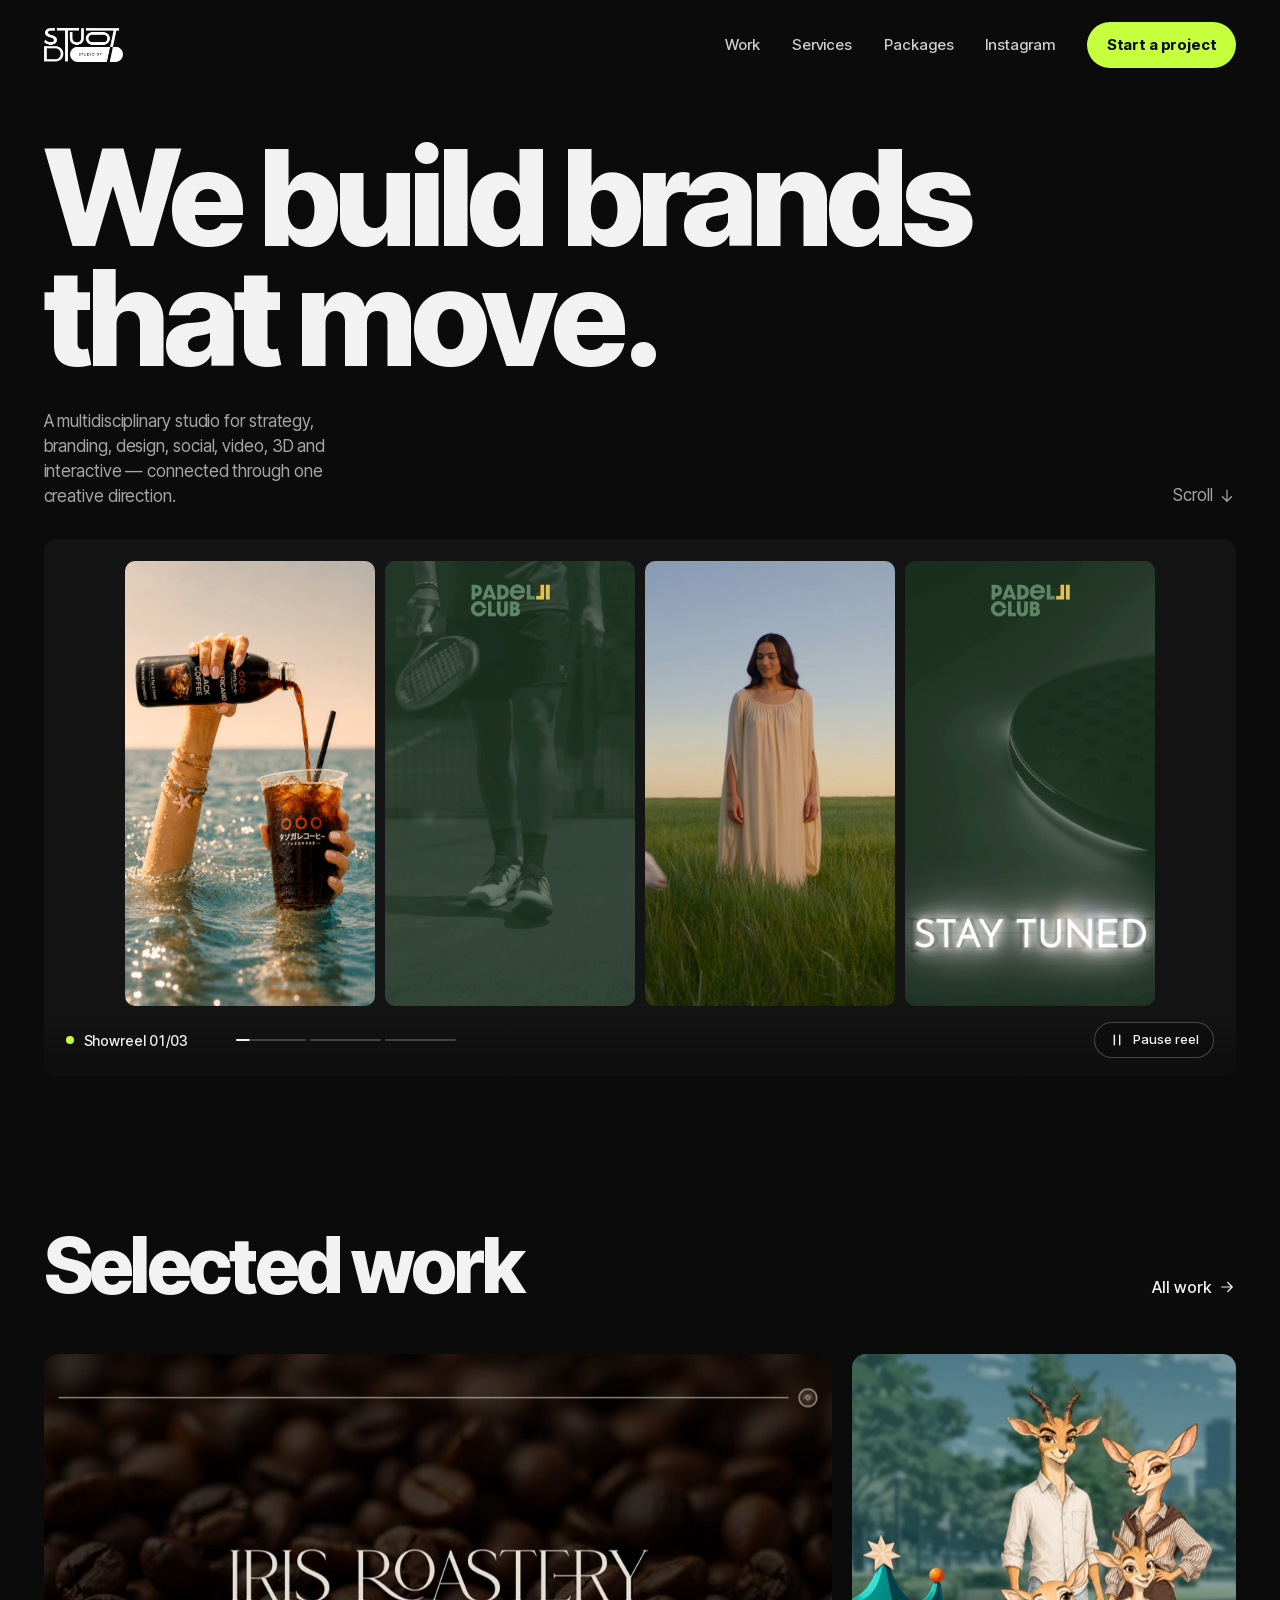
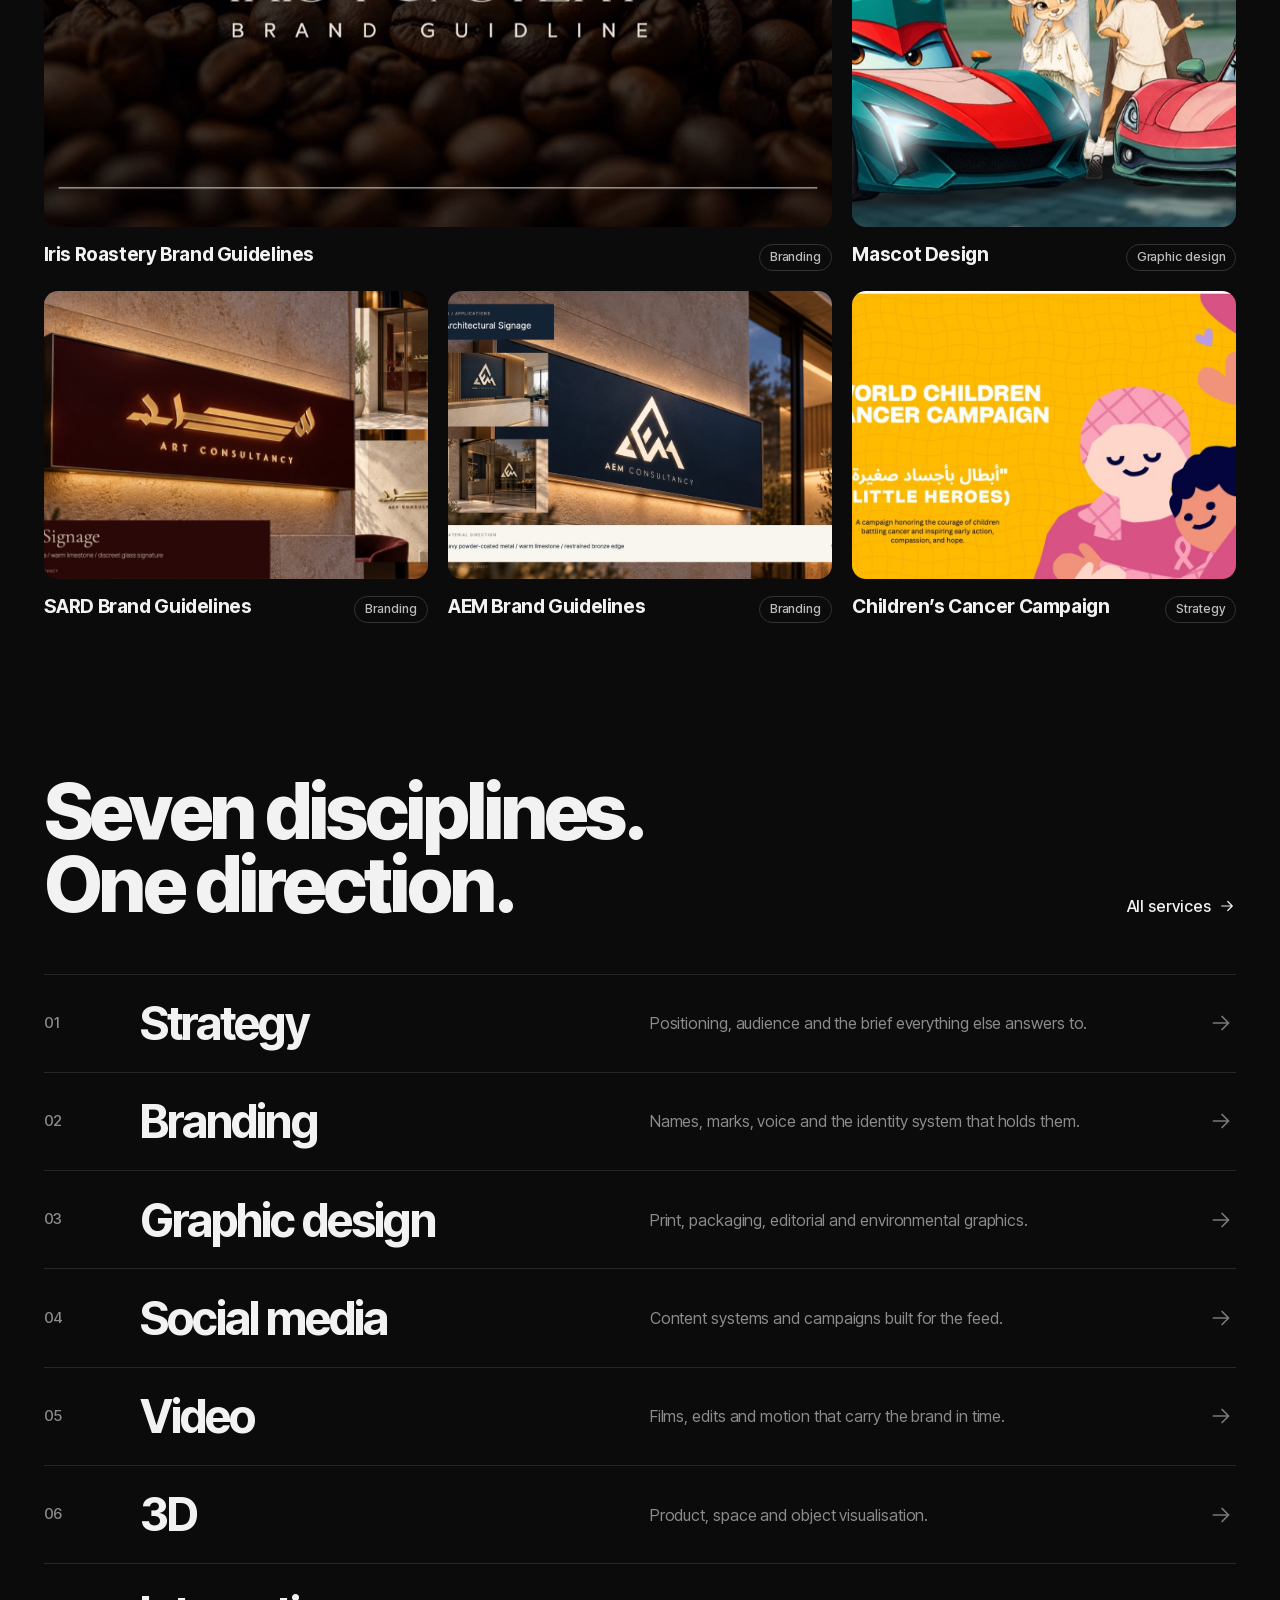
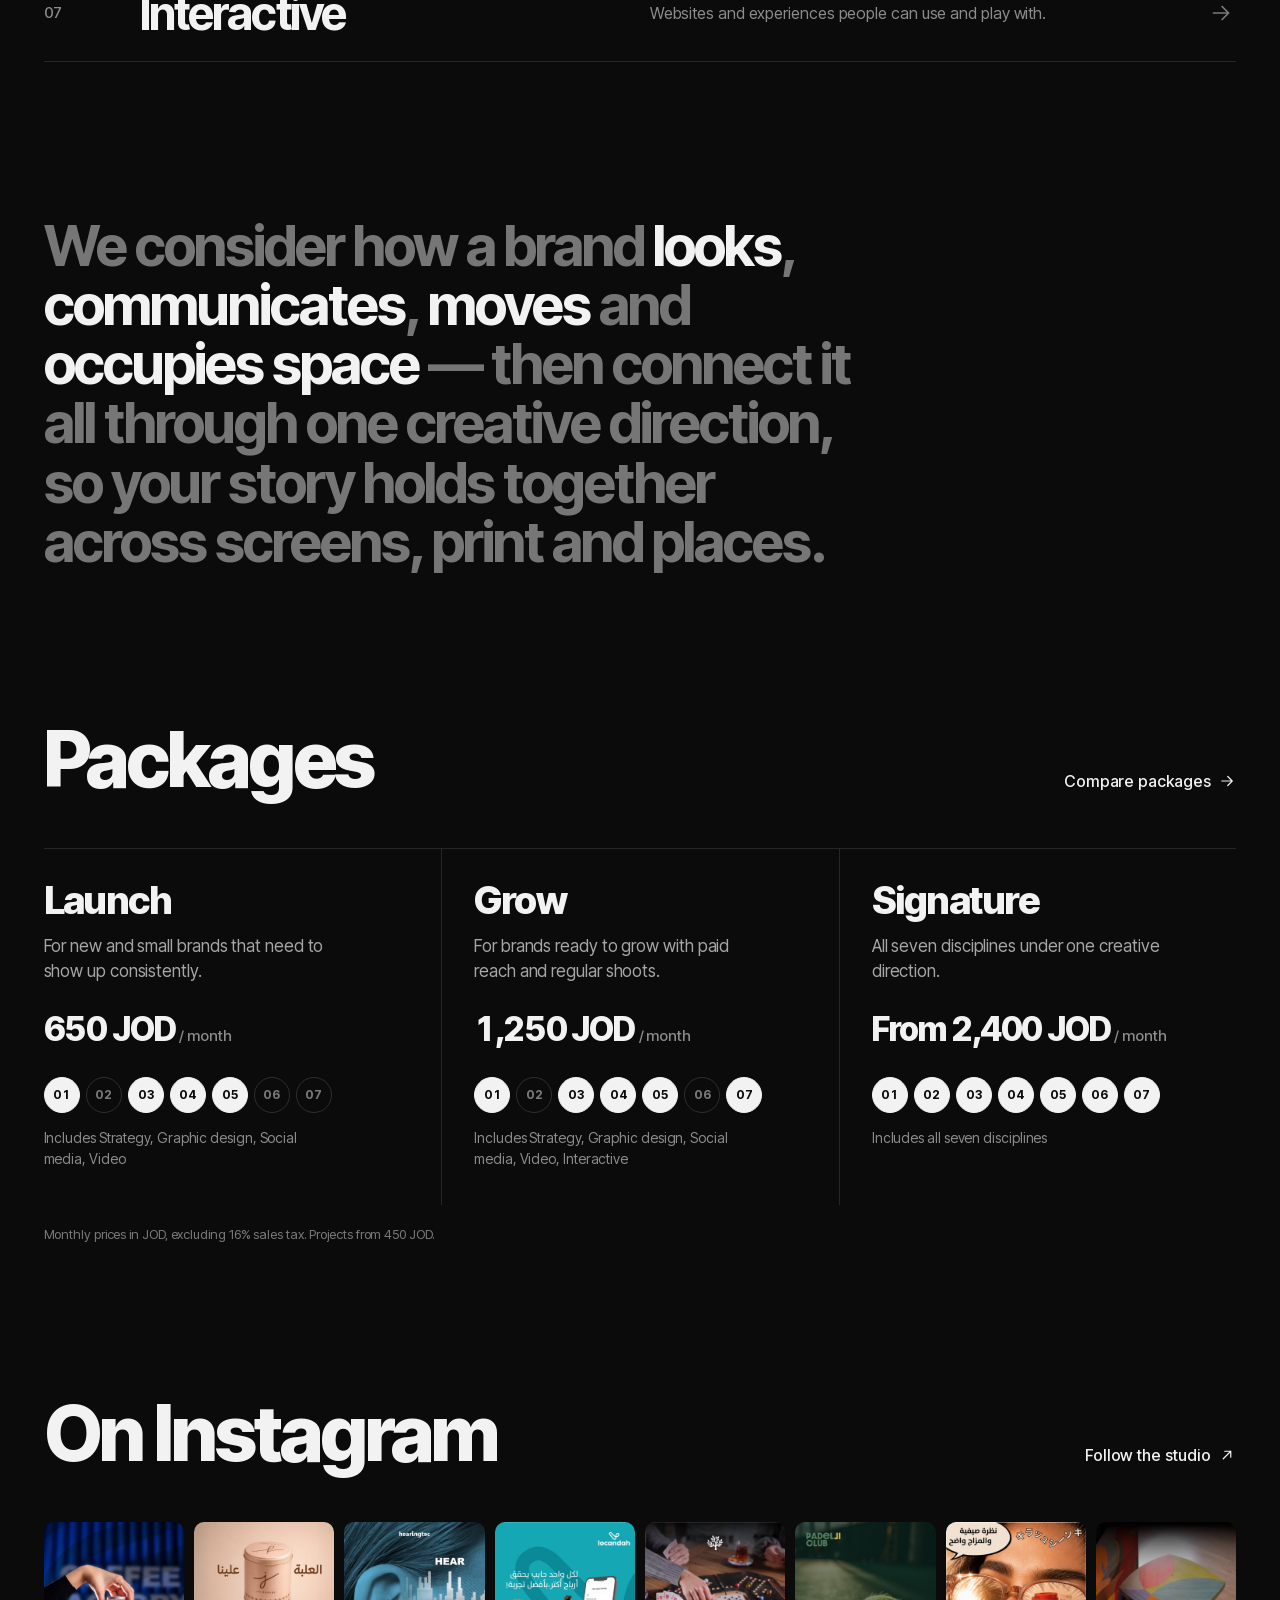
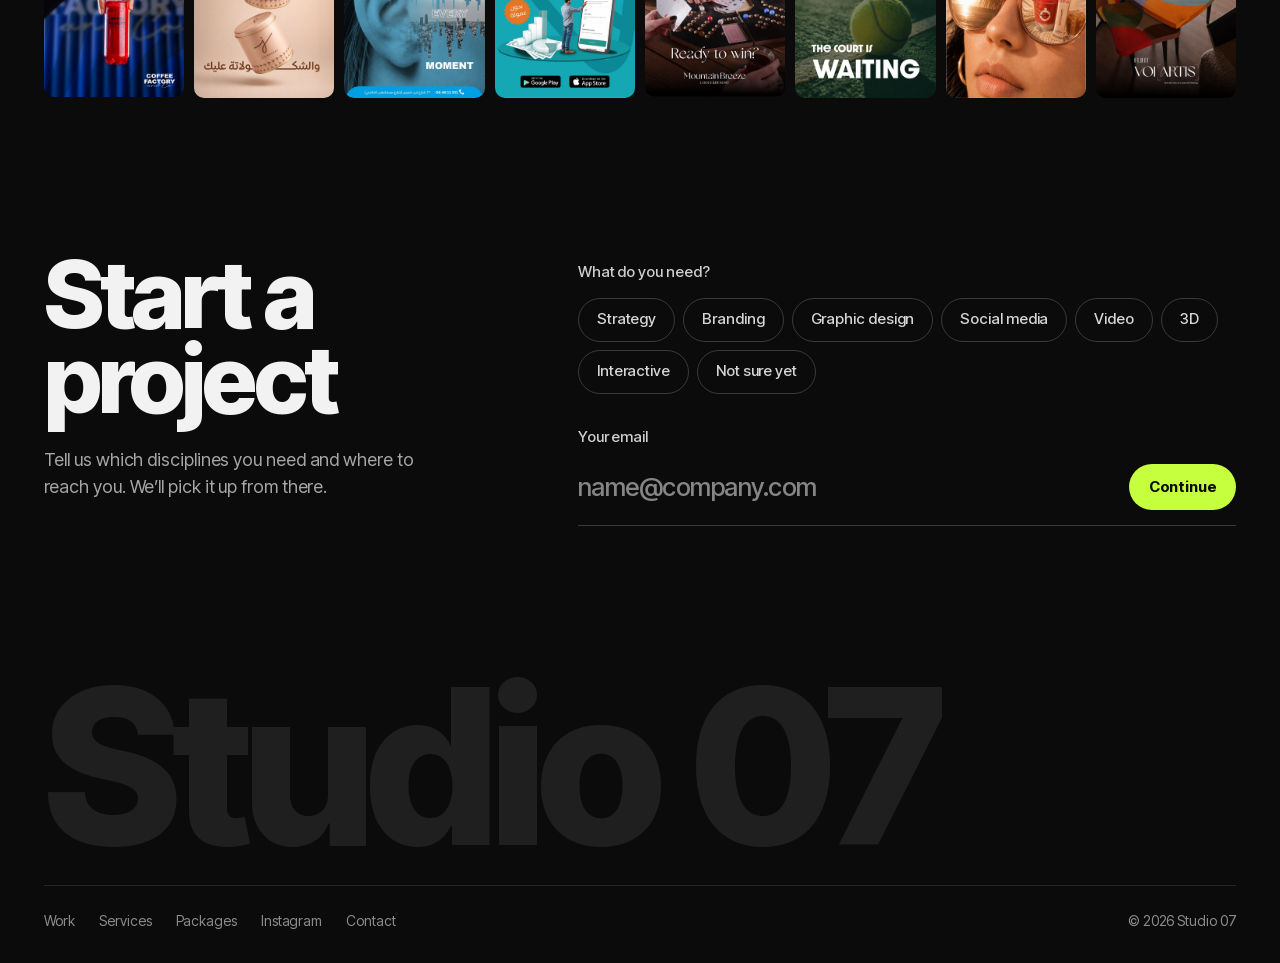
<file: index.html>
<!doctype html>
<html lang="en">
<head>
  <meta charset="utf-8">
  <meta name="viewport" content="width=device-width, initial-scale=1">
  <title>Studio 07 — Strategy, branding, design, social, video, 3D and interactive</title>
  <meta name="description" content="Studio 07 is a multidisciplinary creative studio. Seven disciplines, one creative direction, for brands across screens, print and places.">
  <meta name="theme-color" content="#0B0B0B">
  <link rel="preload" href="assets/fonts/inter-tight-latin.woff2" as="font" type="font/woff2" crossorigin>
  <link rel="stylesheet" href="assets/css/styles.css">
</head>
<body>
  <a class="skip" href="#main">Skip to content</a>

  <header class="nav" data-nav>
    <div class="nav__inner">
      <a class="nav__logo" href="index.html"><img src="assets/img/logo.png" alt="Studio 07" width="79" height="34"></a>
      <nav class="nav__links" aria-label="Primary">
        <a href="work.html">Work</a>
        <a href="services.html">Services</a>
        <a href="packages.html">Packages</a>
        <a href="#instagram">Instagram</a>
      </nav>
      <a class="btn btn--lime nav__cta" href="#start">Start a project</a>
      <button class="nav__menu" type="button" aria-expanded="false" aria-controls="mobile-menu" data-menu-toggle>
        <span class="sr-only">Menu</span>
        <svg viewBox="0 0 24 24" width="22" height="22" aria-hidden="true"><path d="M3 8h18M3 16h18" stroke="currentColor" stroke-width="1.8" stroke-linecap="round"/></svg>
      </button>
    </div>
    <div class="mobile-menu" id="mobile-menu" hidden>
      <a href="work.html">Work</a>
      <a href="services.html">Services</a>
      <a href="packages.html">Packages</a>
      <a href="#instagram">Instagram</a>
      <a href="contact.html">Contact</a>
    </div>
  </header>

  <main id="main">
    <!-- Opening -->
    <section class="hero">
      <h1 class="hero__title reveal">We build brands<br>that move.</h1>
      <div class="hero__sub reveal">
        <p>A multidisciplinary studio for strategy, branding, design, social, video, 3D and interactive — connected through one creative direction.</p>
        <a class="hero__scroll" href="#work">
          Scroll
          <svg viewBox="0 0 24 24" width="18" height="18" aria-hidden="true"><path d="M12 4v15m0 0-6-6m6 6 6-6" fill="none" stroke="currentColor" stroke-width="1.6" stroke-linecap="round" stroke-linejoin="round"/></svg>
        </a>
      </div>

      <figure class="reel reveal" data-reel aria-label="Studio 07 showreel">
        <div class="reel__scene reel__scene--tri is-on" data-dur="7">
          <video muted playsinline preload="auto" poster="assets/video/tasogare.jpg" src="assets/video/tasogare.mp4"></video>
          <video muted playsinline preload="auto" poster="assets/video/padel-sport.jpg" src="assets/video/padel-sport.mp4"></video>
          <video muted playsinline preload="auto" poster="assets/video/field.jpg" src="assets/video/field.mp4"></video>
          <video class="reel__extra" muted playsinline preload="auto" poster="assets/video/padel-tuned.jpg" src="assets/video/padel-tuned.mp4"></video>
        </div>
        <div class="reel__scene" data-dur="9">
          <video muted playsinline preload="none" poster="assets/video/room.jpg" src="assets/video/room.mp4"></video>
        </div>
        <div class="reel__scene" data-dur="6">
          <video muted playsinline preload="none" poster="assets/video/light.jpg" src="assets/video/light.mp4"></video>
        </div>
        <figcaption class="reel__bar">
          <span class="reel__live"><i></i><span data-reel-label>Showreel 01/03</span></span>
          <ol class="reel__steps" aria-hidden="true"><li></li><li></li><li></li></ol>
          <button class="reel__toggle" type="button" data-reel-toggle aria-pressed="false">
            <svg class="i-pause" viewBox="0 0 24 24" width="16" height="16" aria-hidden="true"><path d="M8 5v14M16 5v14" stroke="currentColor" stroke-width="2.2" stroke-linecap="round"/></svg>
            <svg class="i-play" viewBox="0 0 24 24" width="16" height="16" aria-hidden="true"><path d="M7 5.5v13l11-6.5z" fill="currentColor"/></svg>
            <span data-reel-toggle-label>Pause reel</span>
          </button>
        </figcaption>
      </figure>
    </section>

    <!-- Work -->
    <section class="section work" id="work" aria-labelledby="work-title">
      <div class="section__head reveal">
        <h2 id="work-title">Selected work</h2>
        <a class="link-arrow" href="work.html">All work
          <svg viewBox="0 0 24 24" width="18" height="18" aria-hidden="true"><path d="M5 12h14m0 0-6-6m6 6-6 6" fill="none" stroke="currentColor" stroke-width="1.6" stroke-linecap="round" stroke-linejoin="round"/></svg>
        </a>
      </div>

      <div class="work__grid">
        <a class="tile tile--wide reveal" href="work/iris-roastery.html">
          <div class="tile__media"><img src="assets/work/iris-roastery/p001-sm.jpg" alt="" loading="lazy" decoding="async"></div>
          <div class="tile__meta">
            <h3>Iris Roastery Brand Guidelines</h3>
            <ul class="tags"><li>Branding</li></ul>
          </div>
        </a>

        <a class="tile tile--tall reveal" href="work/mascot-design.html">
          <div class="tile__media"><img src="assets/work/mascot-design/p020-sm.jpg" alt="" loading="lazy" decoding="async" style="object-position: 42% 50%"></div>
          <div class="tile__meta">
            <h3>Mascot Design</h3>
            <ul class="tags"><li>Graphic design</li></ul>
          </div>
        </a>

        <a class="tile reveal" href="work/sard.html">
          <div class="tile__media"><img src="assets/work/sard/p027-sm.jpg" alt="" loading="lazy" decoding="async"></div>
          <div class="tile__meta">
            <h3>SARD Brand Guidelines</h3>
            <ul class="tags"><li>Branding</li></ul>
          </div>
        </a>

        <a class="tile reveal" href="work/aem.html">
          <div class="tile__media"><img src="assets/work/aem/p012-sm.jpg" alt="" loading="lazy" decoding="async"></div>
          <div class="tile__meta">
            <h3>AEM Brand Guidelines</h3>
            <ul class="tags"><li>Branding</li></ul>
          </div>
        </a>

        <a class="tile reveal" href="work/childrens-cancer-campaign.html">
          <div class="tile__media"><img src="assets/work/childrens-cancer-campaign/p001-sm.jpg" alt="" loading="lazy" decoding="async"></div>
          <div class="tile__meta">
            <h3>Children’s Cancer Campaign</h3>
            <ul class="tags"><li>Strategy</li></ul>
          </div>
        </a>
      </div>
    </section>

    <!-- Services -->
    <section class="section services" id="services" aria-labelledby="services-title">
      <div class="section__head reveal">
        <h2 id="services-title">Seven disciplines.<br>One direction.</h2>
        <a class="link-arrow" href="services.html">All services
          <svg viewBox="0 0 24 24" width="18" height="18" aria-hidden="true"><path d="M5 12h14m0 0-6-6m6 6-6 6" fill="none" stroke="currentColor" stroke-width="1.6" stroke-linecap="round" stroke-linejoin="round"/></svg>
        </a>
      </div>
      <ol class="disciplines">
        <li class="reveal"><a href="services.html#strategy"><span class="num">01</span><span class="name">Strategy</span><span class="line">Positioning, audience and the brief everything else answers to.</span><svg class="arr" viewBox="0 0 24 24" aria-hidden="true"><path d="M5 12h14m0 0-6-6m6 6-6 6" fill="none" stroke="currentColor" stroke-width="1.6" stroke-linecap="round" stroke-linejoin="round"/></svg></a></li>
        <li class="reveal"><a href="services.html#branding"><span class="num">02</span><span class="name">Branding</span><span class="line">Names, marks, voice and the identity system that holds them.</span><svg class="arr" viewBox="0 0 24 24" aria-hidden="true"><path d="M5 12h14m0 0-6-6m6 6-6 6" fill="none" stroke="currentColor" stroke-width="1.6" stroke-linecap="round" stroke-linejoin="round"/></svg></a></li>
        <li class="reveal"><a href="services.html#graphic-design"><span class="num">03</span><span class="name">Graphic design</span><span class="line">Print, packaging, editorial and environmental graphics.</span><svg class="arr" viewBox="0 0 24 24" aria-hidden="true"><path d="M5 12h14m0 0-6-6m6 6-6 6" fill="none" stroke="currentColor" stroke-width="1.6" stroke-linecap="round" stroke-linejoin="round"/></svg></a></li>
        <li class="reveal"><a href="services.html#social"><span class="num">04</span><span class="name">Social media</span><span class="line">Content systems and campaigns built for the feed.</span><svg class="arr" viewBox="0 0 24 24" aria-hidden="true"><path d="M5 12h14m0 0-6-6m6 6-6 6" fill="none" stroke="currentColor" stroke-width="1.6" stroke-linecap="round" stroke-linejoin="round"/></svg></a></li>
        <li class="reveal"><a href="services.html#video"><span class="num">05</span><span class="name">Video</span><span class="line">Films, edits and motion that carry the brand in time.</span><svg class="arr" viewBox="0 0 24 24" aria-hidden="true"><path d="M5 12h14m0 0-6-6m6 6-6 6" fill="none" stroke="currentColor" stroke-width="1.6" stroke-linecap="round" stroke-linejoin="round"/></svg></a></li>
        <li class="reveal"><a href="services.html#3d"><span class="num">06</span><span class="name">3D</span><span class="line">Product, space and object visualisation.</span><svg class="arr" viewBox="0 0 24 24" aria-hidden="true"><path d="M5 12h14m0 0-6-6m6 6-6 6" fill="none" stroke="currentColor" stroke-width="1.6" stroke-linecap="round" stroke-linejoin="round"/></svg></a></li>
        <li class="reveal"><a href="services.html#interactive"><span class="num">07</span><span class="name">Interactive</span><span class="line">Websites and experiences people can use and play with.</span><svg class="arr" viewBox="0 0 24 24" aria-hidden="true"><path d="M5 12h14m0 0-6-6m6 6-6 6" fill="none" stroke="currentColor" stroke-width="1.6" stroke-linecap="round" stroke-linejoin="round"/></svg></a></li>
      </ol>
    </section>

    <!-- Approach -->
    <section class="section approach" aria-label="Our approach">
      <p class="approach__statement reveal">
        We consider how a brand <em>looks</em>, <em>communicates</em>, <em>moves</em> and <em>occupies space</em> — then connect it all through one creative direction, so your story holds together across screens, print and places.
      </p>
    </section>

    <!-- Packages -->
    <section class="section packages" id="packages" aria-labelledby="packages-title">
      <div class="section__head reveal">
        <h2 id="packages-title">Packages</h2>
        <a class="link-arrow" href="packages.html">Compare packages
          <svg viewBox="0 0 24 24" width="18" height="18" aria-hidden="true"><path d="M5 12h14m0 0-6-6m6 6-6 6" fill="none" stroke="currentColor" stroke-width="1.6" stroke-linecap="round" stroke-linejoin="round"/></svg>
        </a>
      </div>
      <!-- packages:start -->
      <div class="pk">
        <article class="pk__col reveal">
          <div class="pk__top"><h3>Launch</h3></div>
          <p class="pk__for">For new and small brands that need to show up consistently.</p>
          <p class="pk__price"><strong>650 JOD</strong> <span>/ month</span></p>
          <ul class="pk__set" aria-label="Disciplines included"><li class="on" title="Strategy"><span aria-hidden="true">01</span><span class="sr-only">Strategy, included</span></li><li title="Branding (not included)"><span aria-hidden="true">02</span><span class="sr-only">Branding, not included</span></li><li class="on" title="Graphic design"><span aria-hidden="true">03</span><span class="sr-only">Graphic design, included</span></li><li class="on" title="Social media"><span aria-hidden="true">04</span><span class="sr-only">Social media, included</span></li><li class="on" title="Video"><span aria-hidden="true">05</span><span class="sr-only">Video, included</span></li><li title="3D (not included)"><span aria-hidden="true">06</span><span class="sr-only">3D, not included</span></li><li title="Interactive (not included)"><span aria-hidden="true">07</span><span class="sr-only">Interactive, not included</span></li></ul>
          <p class="pk__names">Includes Strategy, Graphic design, Social media, Video</p>
          
          
        </article>
        <article class="pk__col pk__col--featured reveal">
          <div class="pk__top"><h3>Grow</h3></div>
          <p class="pk__for">For brands ready to grow with paid reach and regular shoots.</p>
          <p class="pk__price"><strong>1,250 JOD</strong> <span>/ month</span></p>
          <ul class="pk__set" aria-label="Disciplines included"><li class="on" title="Strategy"><span aria-hidden="true">01</span><span class="sr-only">Strategy, included</span></li><li title="Branding (not included)"><span aria-hidden="true">02</span><span class="sr-only">Branding, not included</span></li><li class="on" title="Graphic design"><span aria-hidden="true">03</span><span class="sr-only">Graphic design, included</span></li><li class="on" title="Social media"><span aria-hidden="true">04</span><span class="sr-only">Social media, included</span></li><li class="on" title="Video"><span aria-hidden="true">05</span><span class="sr-only">Video, included</span></li><li title="3D (not included)"><span aria-hidden="true">06</span><span class="sr-only">3D, not included</span></li><li class="on" title="Interactive"><span aria-hidden="true">07</span><span class="sr-only">Interactive, included</span></li></ul>
          <p class="pk__names">Includes Strategy, Graphic design, Social media, Video, Interactive</p>
          
          
        </article>
        <article class="pk__col reveal">
          <div class="pk__top"><h3>Signature</h3></div>
          <p class="pk__for">All seven disciplines under one creative direction.</p>
          <p class="pk__price"><strong>From 2,400 JOD</strong> <span>/ month</span></p>
          <ul class="pk__set" aria-label="Disciplines included"><li class="on" title="Strategy"><span aria-hidden="true">01</span><span class="sr-only">Strategy, included</span></li><li class="on" title="Branding"><span aria-hidden="true">02</span><span class="sr-only">Branding, included</span></li><li class="on" title="Graphic design"><span aria-hidden="true">03</span><span class="sr-only">Graphic design, included</span></li><li class="on" title="Social media"><span aria-hidden="true">04</span><span class="sr-only">Social media, included</span></li><li class="on" title="Video"><span aria-hidden="true">05</span><span class="sr-only">Video, included</span></li><li class="on" title="3D"><span aria-hidden="true">06</span><span class="sr-only">3D, included</span></li><li class="on" title="Interactive"><span aria-hidden="true">07</span><span class="sr-only">Interactive, included</span></li></ul>
          <p class="pk__names">Includes all seven disciplines</p>
          
          
        </article>
      </div>
      <p class="placeholder-note">Monthly prices in JOD, excluding 16% sales tax. Projects from 450 JOD.</p>
      <!-- packages:end -->
    </section>

    <!-- Instagram -->
    <section class="section insta" id="instagram" aria-labelledby="insta-title">
      <div class="section__head reveal">
        <h2 id="insta-title">On Instagram</h2>
        <a class="link-arrow" href="https://www.instagram.com/__studio.seven/" rel="noopener">Follow the studio
          <svg viewBox="0 0 24 24" width="18" height="18" aria-hidden="true"><path d="M7 17 17 7m0 0H9m8 0v8" fill="none" stroke="currentColor" stroke-width="1.6" stroke-linecap="round" stroke-linejoin="round"/></svg>
        </a>
      </div>
      <ul class="insta__row" aria-label="Social posts by the studio">
        <li class="post reveal"><a href="https://www.instagram.com/__studio.seven/" rel="noopener"><img src="assets/img/ig/01.jpg" alt="Social post for Coffee Factory" loading="lazy" decoding="async" width="720" height="900"></a></li>
        <li class="post reveal"><a href="https://www.instagram.com/__studio.seven/" rel="noopener"><img src="assets/img/ig/02.jpg" alt="Social post for Factory" loading="lazy" decoding="async" width="720" height="900"></a></li>
        <li class="post reveal"><a href="https://www.instagram.com/__studio.seven/" rel="noopener"><img src="assets/img/ig/03.jpg" alt="Social post for Hearingtec" loading="lazy" decoding="async" width="720" height="900"></a></li>
        <li class="post reveal"><a href="https://www.instagram.com/__studio.seven/" rel="noopener"><img src="assets/img/ig/04.jpg" alt="Social post for Locandah" loading="lazy" decoding="async" width="720" height="900"></a></li>
        <li class="post reveal"><a href="https://www.instagram.com/__studio.seven/" rel="noopener"><img src="assets/img/ig/05.jpg" alt="Social post for Mountain Breeze" loading="lazy" decoding="async" width="720" height="900"></a></li>
        <li class="post reveal"><a href="https://www.instagram.com/__studio.seven/" rel="noopener"><img src="assets/img/ig/06.jpg" alt="Social post for Padel Club" loading="lazy" decoding="async" width="720" height="900"></a></li>
        <li class="post reveal"><a href="https://www.instagram.com/__studio.seven/" rel="noopener"><img src="assets/img/ig/07.jpg" alt="Social post for Tasogare" loading="lazy" decoding="async" width="720" height="900"></a></li>
        <li class="post reveal"><a href="https://www.instagram.com/__studio.seven/" rel="noopener"><img src="assets/img/ig/08.jpg" alt="Social post for Voi Artis" loading="lazy" decoding="async" width="720" height="900"></a></li>
      </ul>
    </section>

    <!-- Start a project -->
    <section class="section start" id="start" aria-labelledby="start-title">
      <div class="start__intro reveal">
        <h2 id="start-title">Start a project</h2>
        <p>Tell us which disciplines you need and where to reach you. We’ll pick it up from there.</p>
      </div>
      <form class="start__form reveal" data-start novalidate>
        <fieldset>
          <legend>What do you need?</legend>
          <div class="chips">
            <label><input type="checkbox" name="need" value="Strategy"><span>Strategy</span></label>
            <label><input type="checkbox" name="need" value="Branding"><span>Branding</span></label>
            <label><input type="checkbox" name="need" value="Graphic design"><span>Graphic design</span></label>
            <label><input type="checkbox" name="need" value="Social media"><span>Social media</span></label>
            <label><input type="checkbox" name="need" value="Video"><span>Video</span></label>
            <label><input type="checkbox" name="need" value="3D"><span>3D</span></label>
            <label><input type="checkbox" name="need" value="Interactive"><span>Interactive</span></label>
            <label><input type="checkbox" name="need" value="Not sure yet"><span>Not sure yet</span></label>
          </div>
        </fieldset>
        <div class="field">
          <label for="email">Your email</label>
          <div class="field__row">
            <input id="email" name="email" type="email" autocomplete="email" placeholder="name@company.com" required aria-describedby="email-error">
            <button class="btn btn--lime" type="submit">Continue</button>
          </div>
          <p class="field__error" id="email-error" role="alert" hidden></p>
        </div>
        <div class="start__done" data-start-done hidden tabindex="-1">
          <h3>Thanks — that’s a good start.</h3>
          <p>Next, tell us a little more about the project.</p>
          <a class="link-arrow" href="contact.html">Continue to the project form
            <svg viewBox="0 0 24 24" width="18" height="18" aria-hidden="true"><path d="M5 12h14m0 0-6-6m6 6-6 6" fill="none" stroke="currentColor" stroke-width="1.6" stroke-linecap="round" stroke-linejoin="round"/></svg>
          </a>
        </div>
      </form>
    </section>
  </main>

  <footer class="footer">
    <div class="footer__big" aria-hidden="true">Studio 07</div>
    <div class="footer__row">
      <nav aria-label="Footer">
        <a href="work.html">Work</a><a href="services.html">Services</a><a href="packages.html">Packages</a><a href="https://www.instagram.com/__studio.seven/" rel="noopener">Instagram</a><a href="contact.html">Contact</a>
      </nav>
      <p>© 2026 Studio 07</p>
    </div>
  </footer>

  <script src="assets/js/main.js" defer></script>
</body>
</html>
</file>
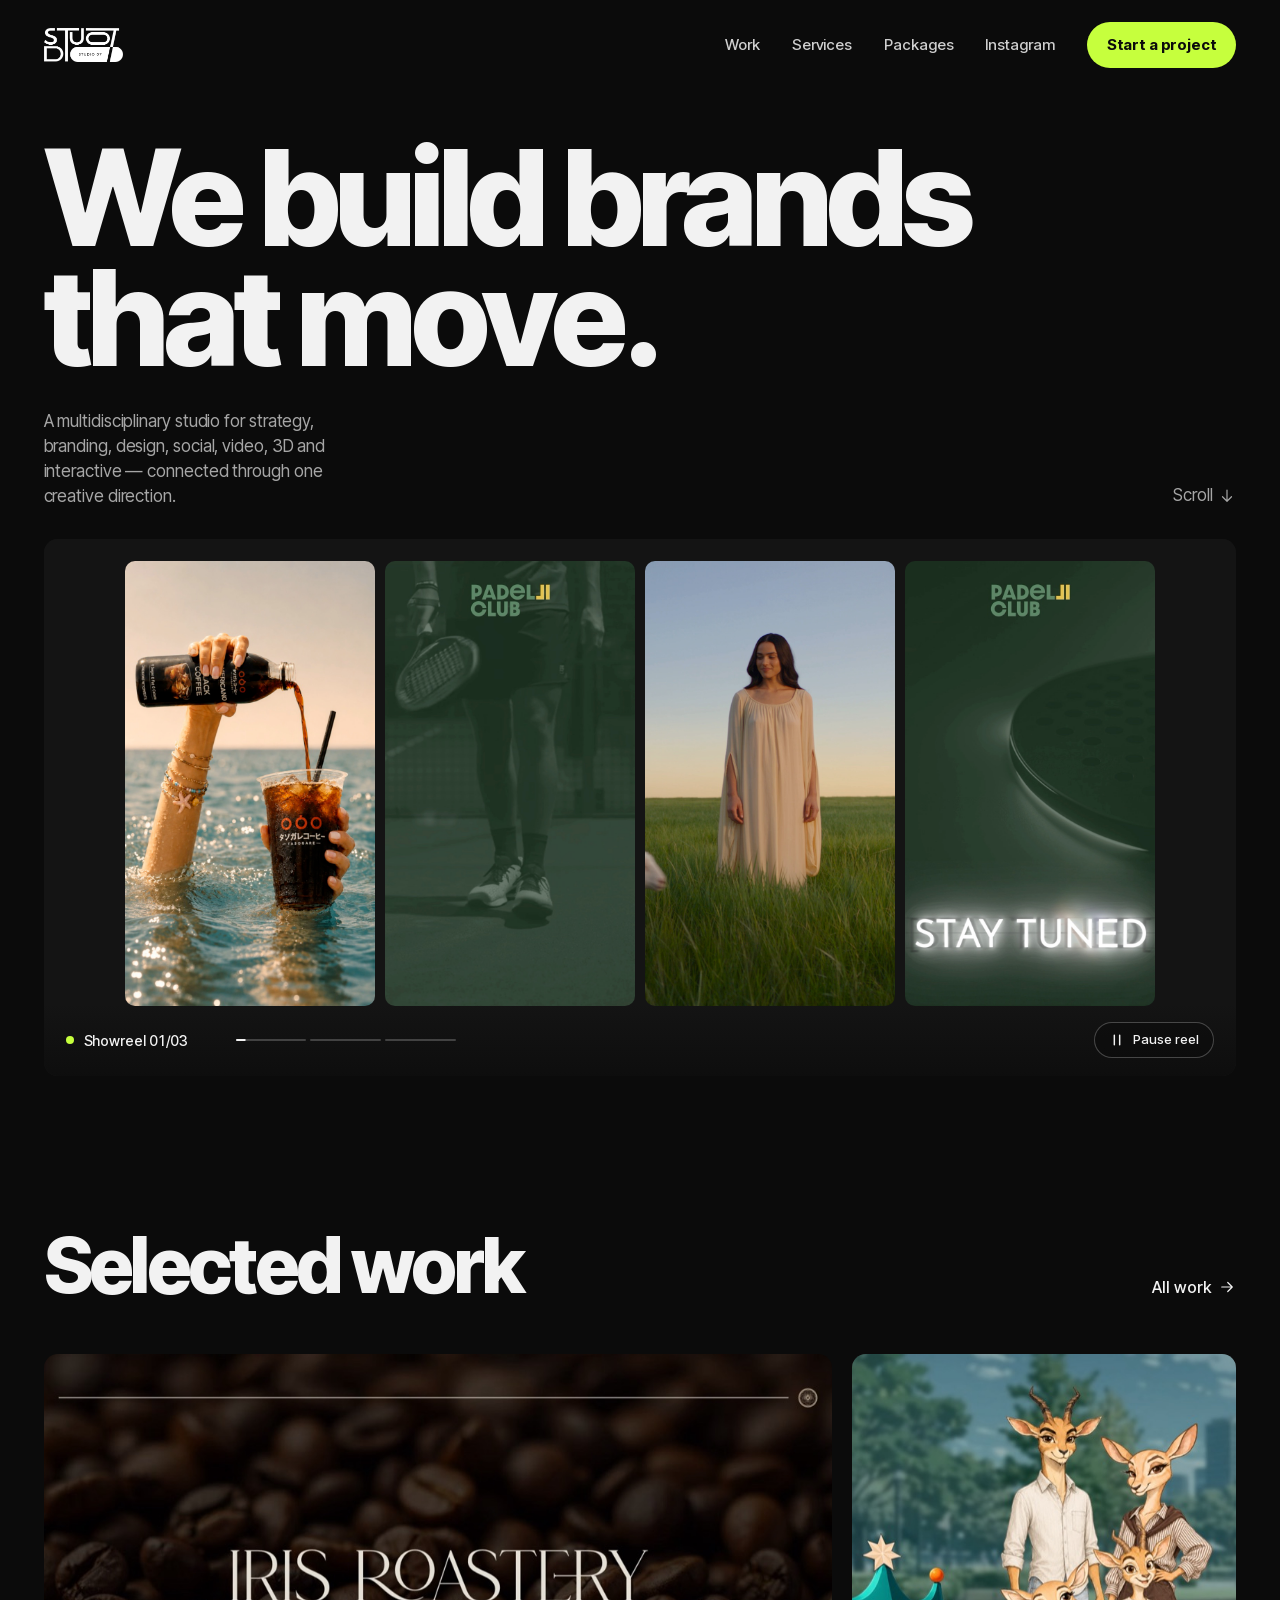
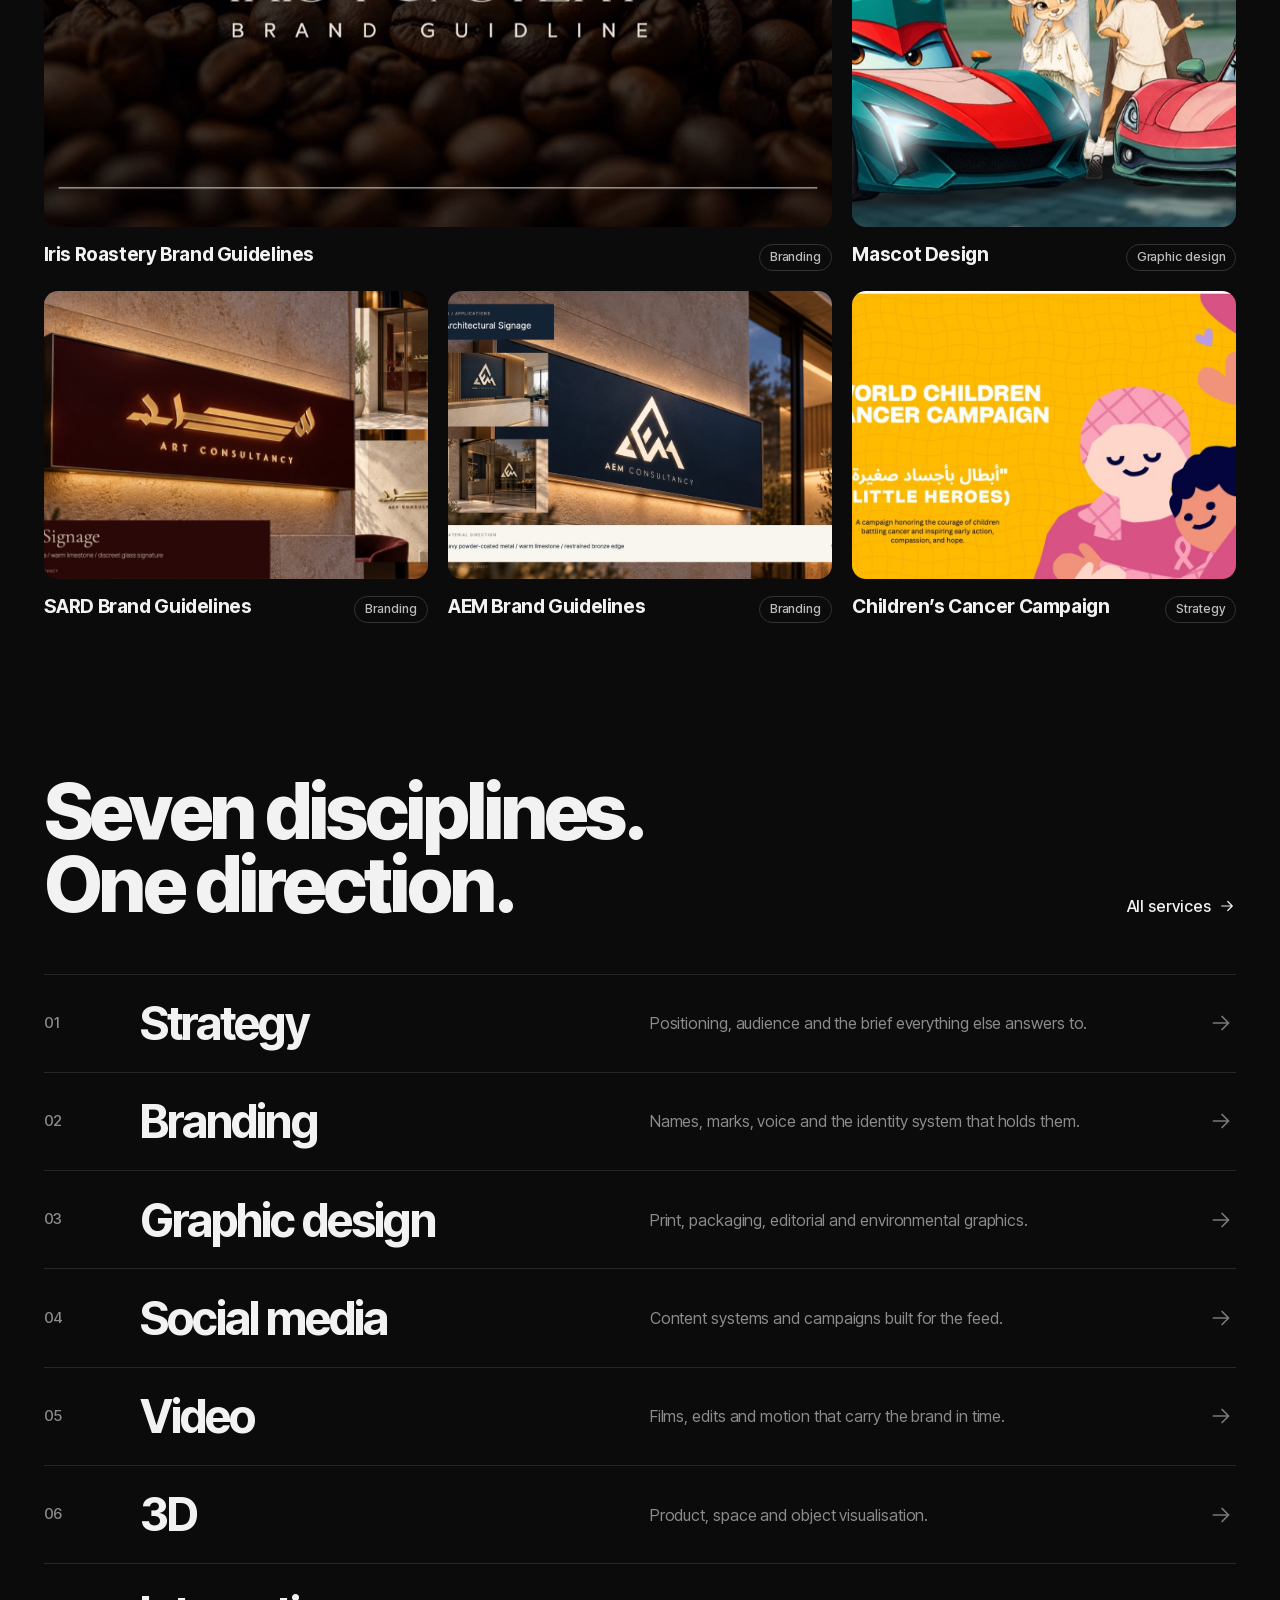
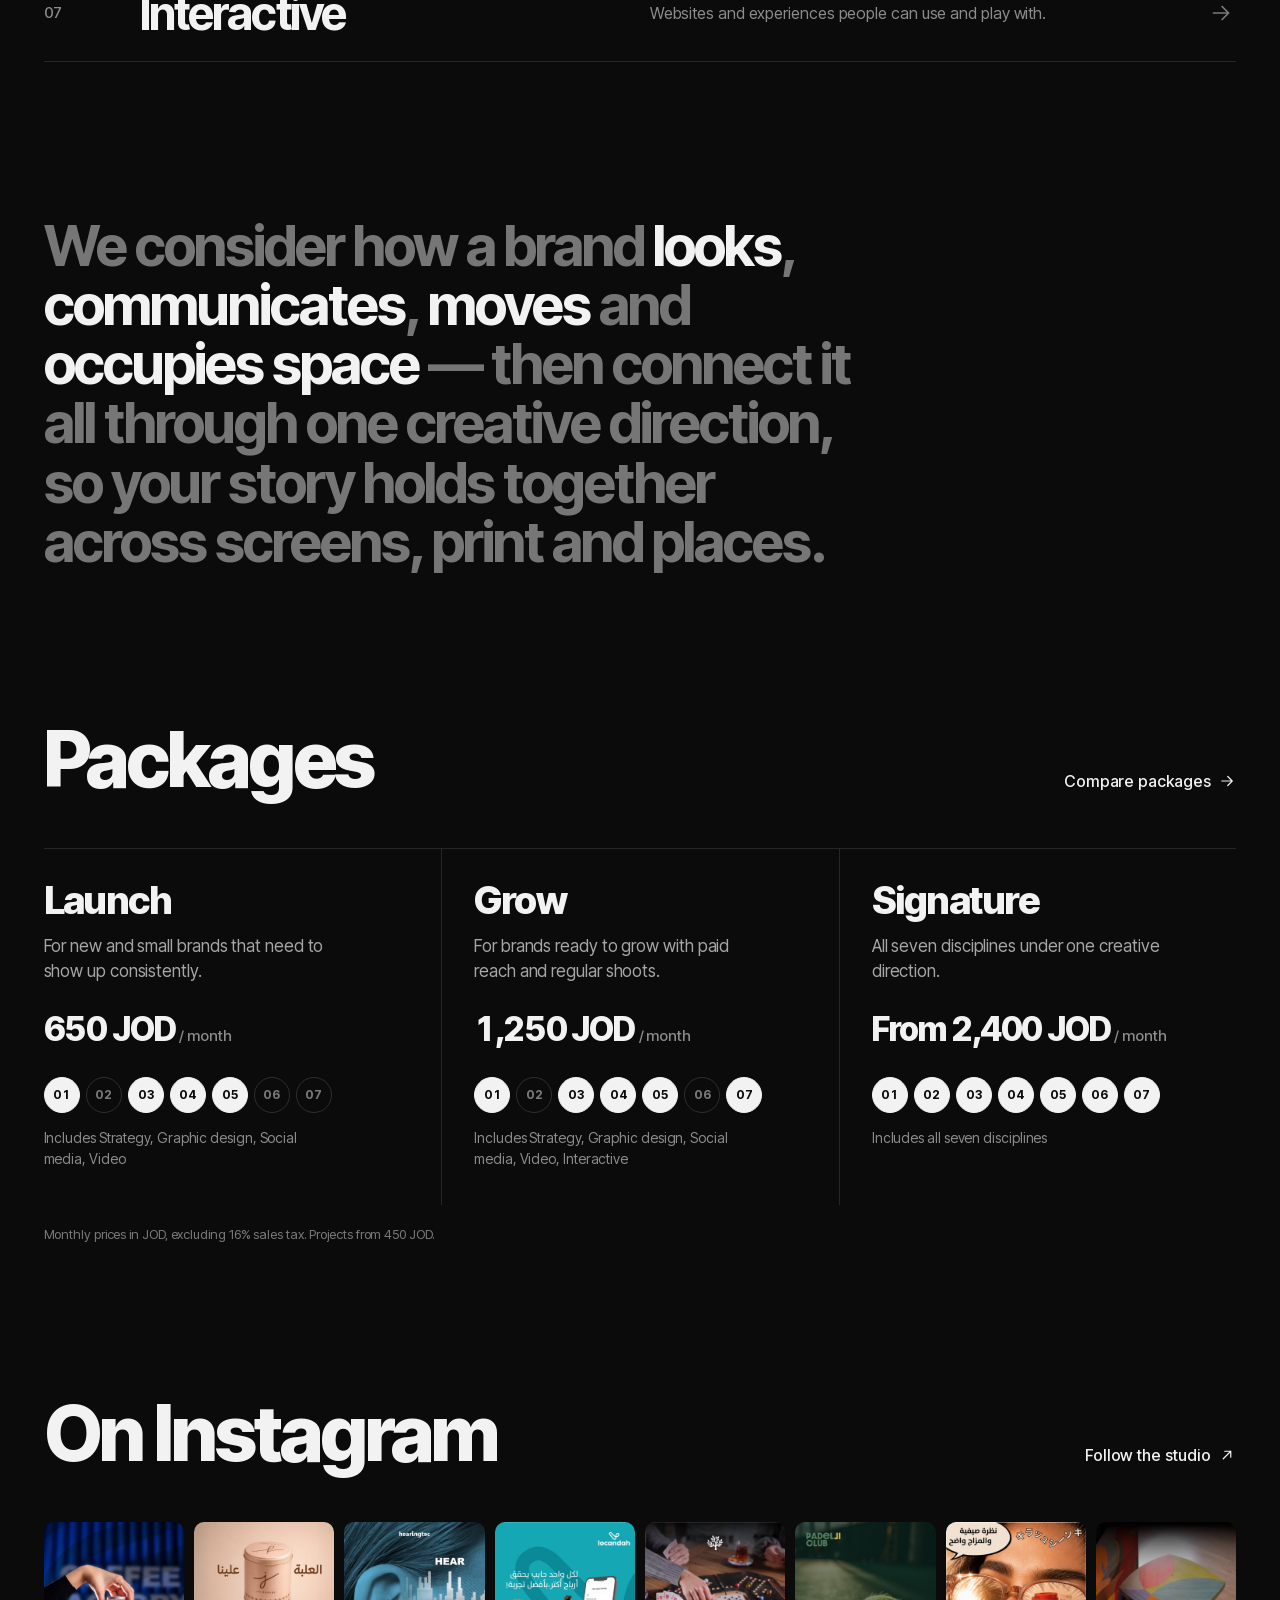
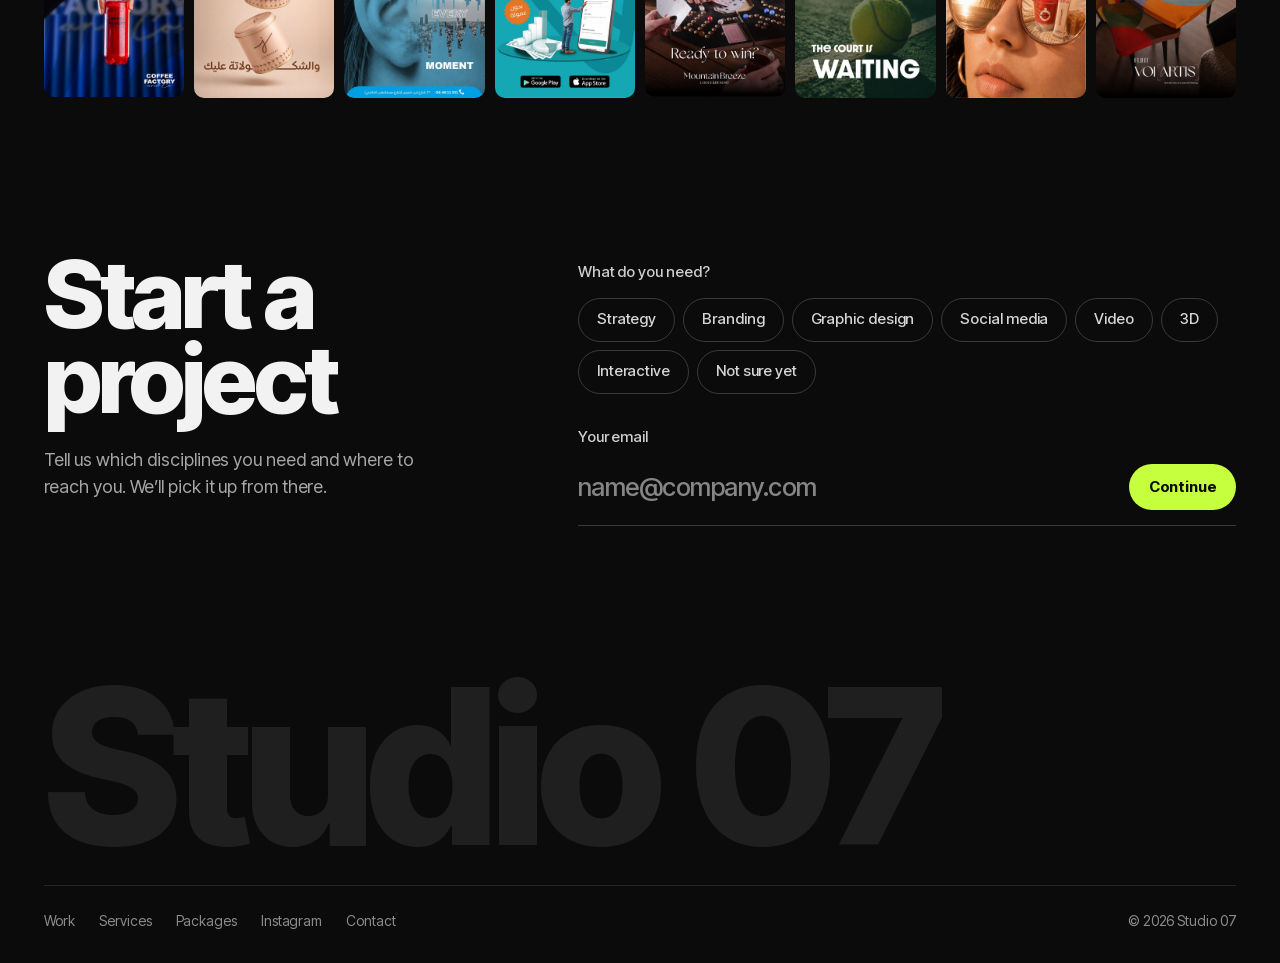
<file: contact.html>
<!doctype html>
<html lang="en">
<head>
  <meta charset="utf-8">
  <meta name="viewport" content="width=device-width, initial-scale=1">
  <title>Contact — Studio 07</title>
  <meta name="robots" content="noindex">
  <meta http-equiv="refresh" content="0; url=index.html#start">
  <link rel="canonical" href="index.html#start">
  <style>body{margin:0;background:#0B0B0B;color:#F2F2F2;font:17px/1.5 system-ui,sans-serif;display:grid;place-items:center;min-height:100vh}a{color:#C6FF3D}</style>
</head>
<body>
  <p>Taking you to <a href="index.html#start">Start a project</a>…</p>
  <script>location.replace('index.html#start');</script>
</body>
</html>
</file>
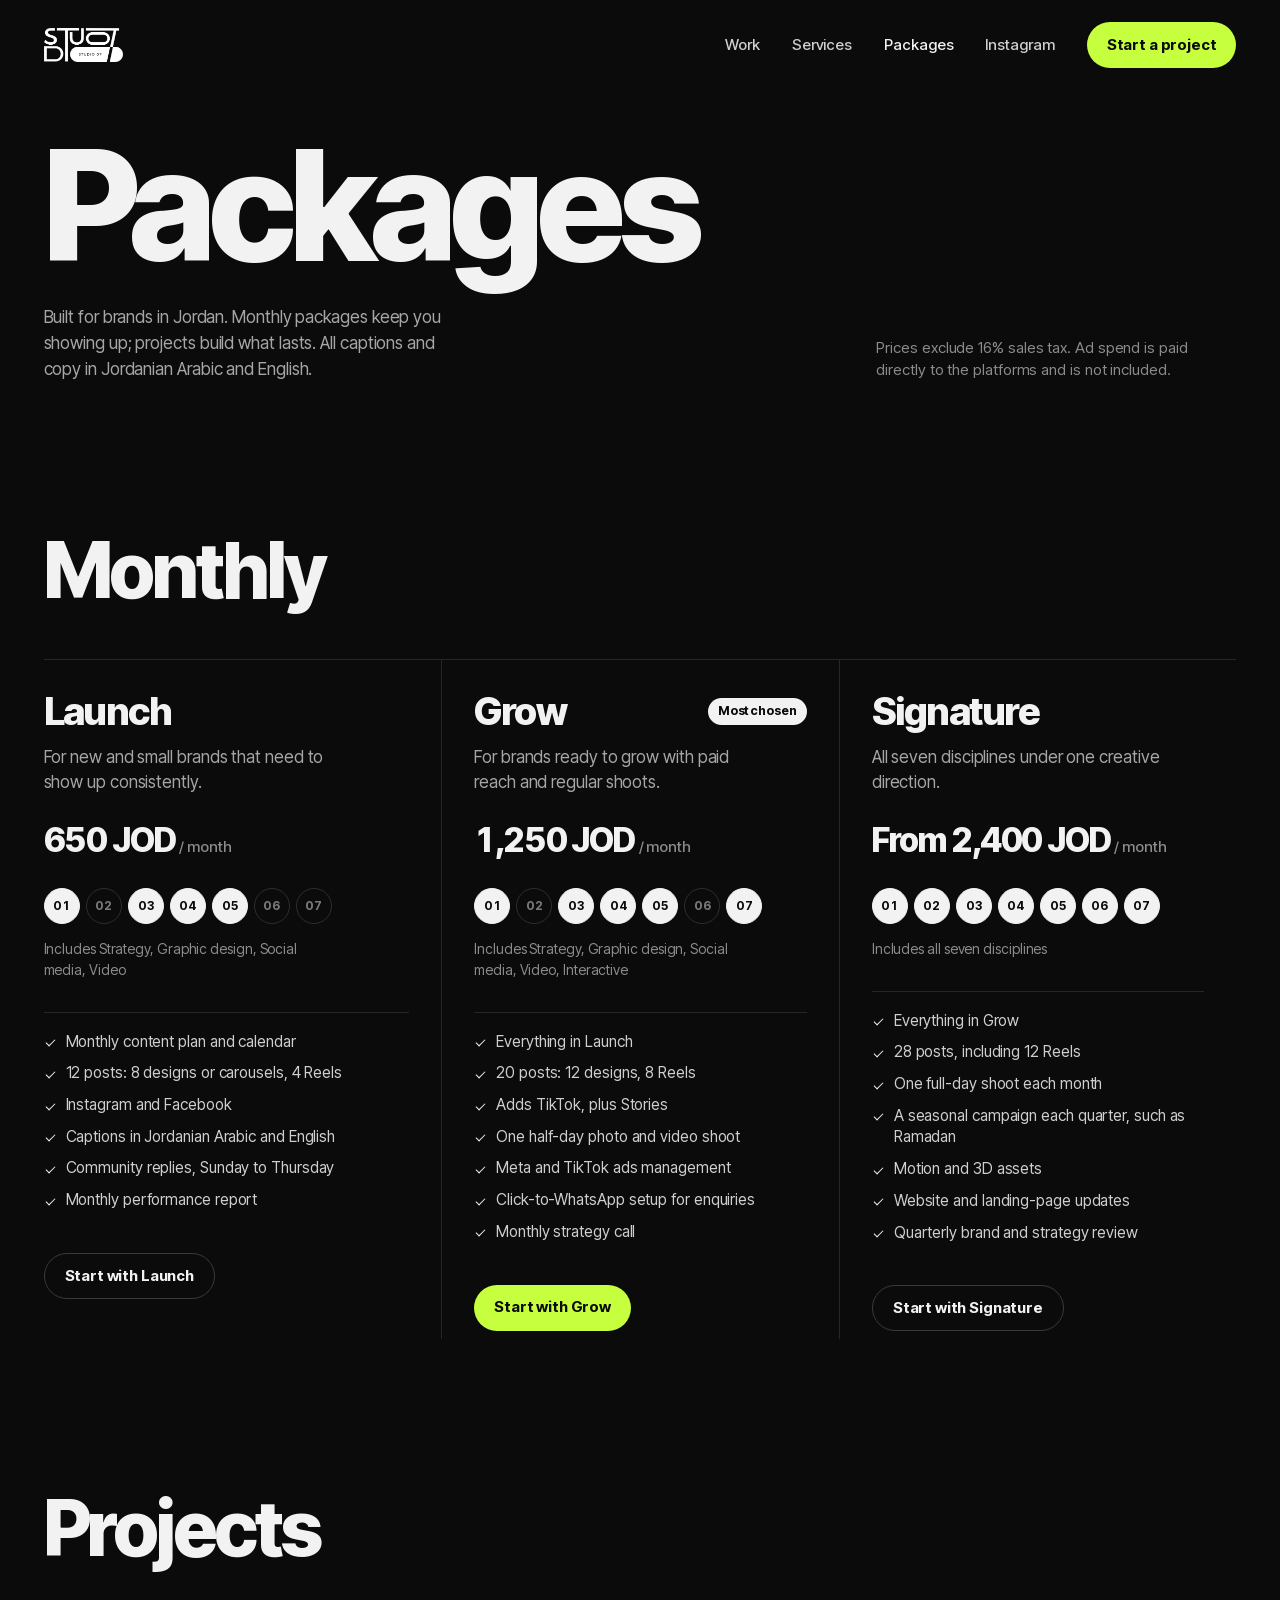
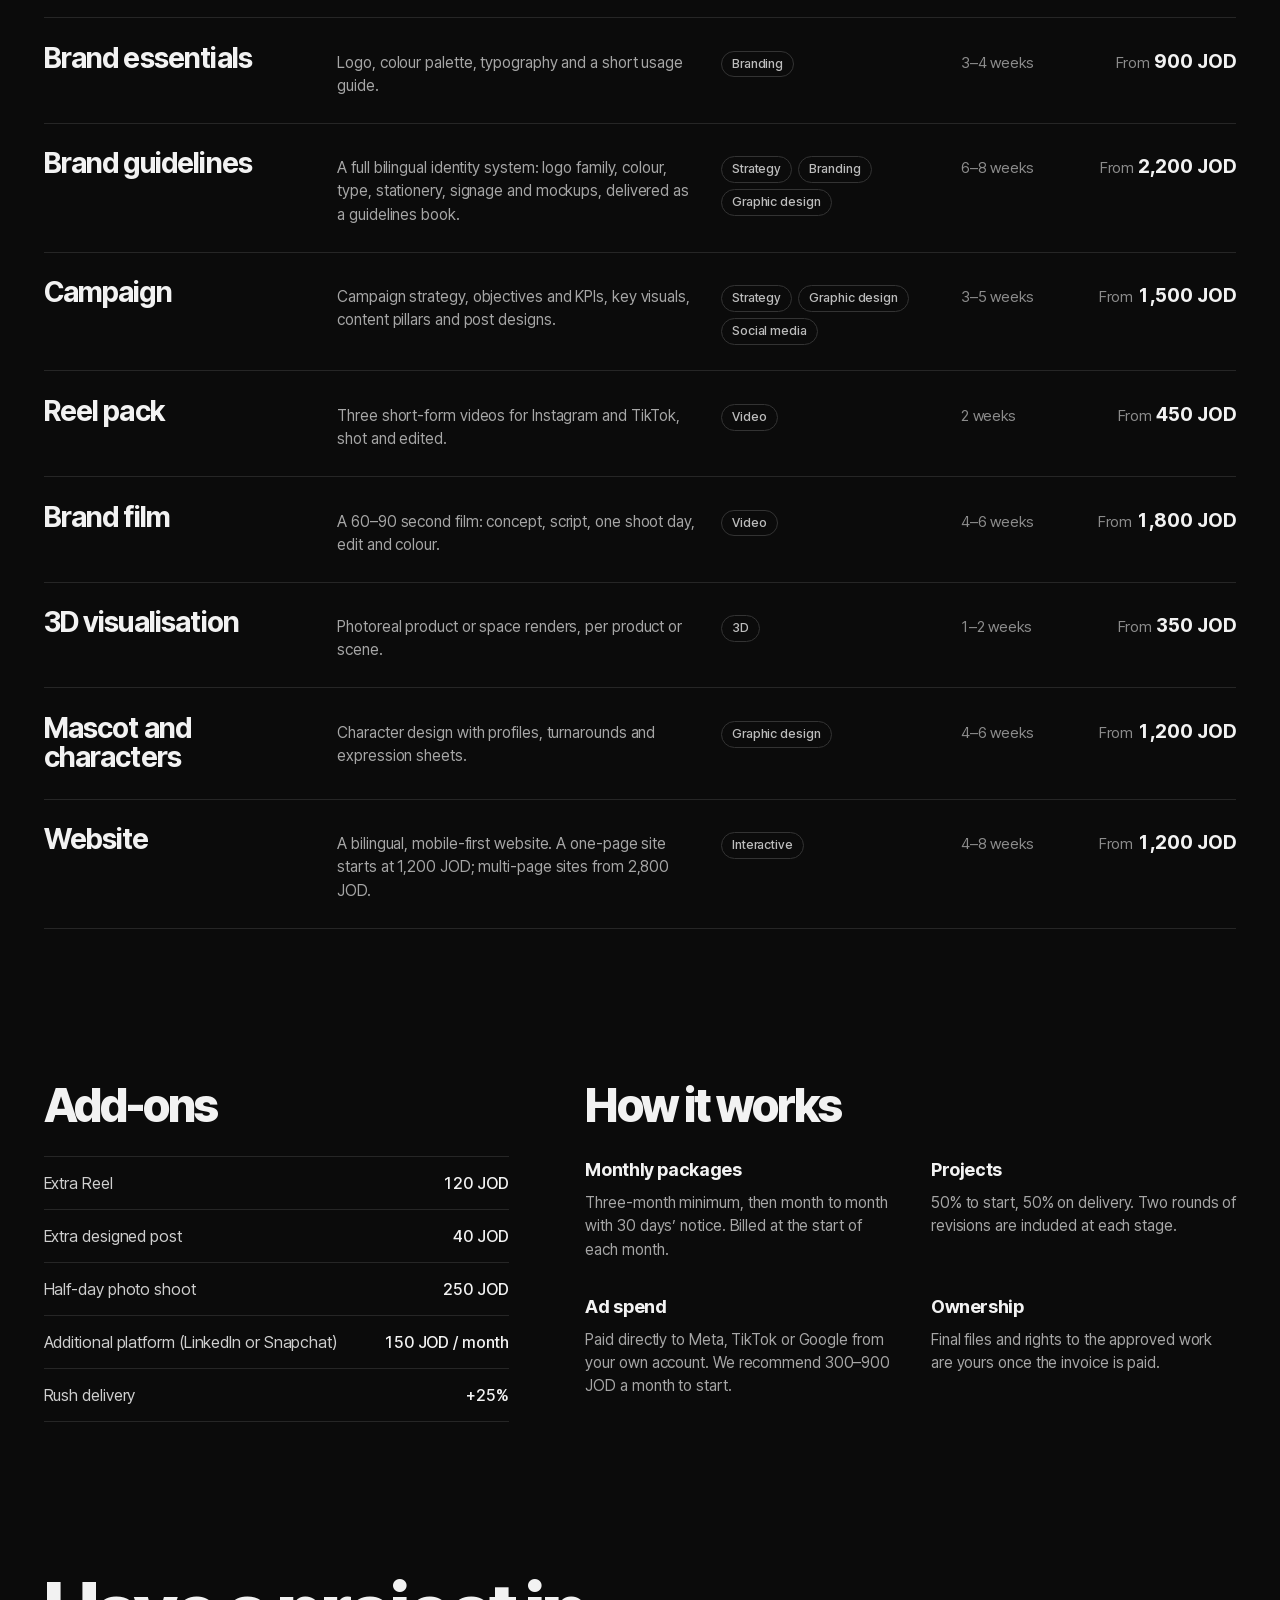
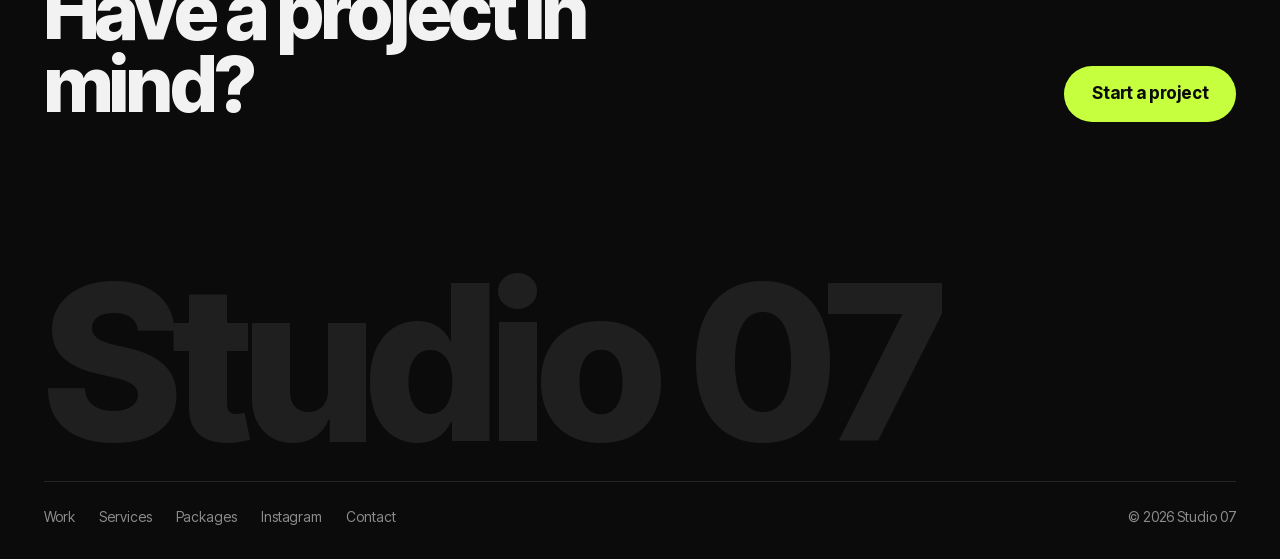
<file: packages.html>
<!doctype html>
<html lang="en">
<head>
  <meta charset="utf-8">
  <meta name="viewport" content="width=device-width, initial-scale=1">
  <title>Packages — Studio 07</title>
  <meta name="description" content="Monthly packages and projects for brands in Jordan, priced in JOD.">
  <meta name="theme-color" content="#0B0B0B">
  <link rel="preload" href="assets/fonts/inter-tight-latin.woff2" as="font" type="font/woff2" crossorigin>
  <link rel="stylesheet" href="assets/css/styles.css">
</head>
<body>
  <a class="skip" href="#main">Skip to content</a>
  <header class="nav" data-nav>
    <div class="nav__inner">
      <a class="nav__logo" href="index.html"><img src="assets/img/logo.png" alt="Studio 07" width="79" height="34"></a>
      <nav class="nav__links" aria-label="Primary">
        <a href="work.html">Work</a>
        <a href="services.html">Services</a>
        <a href="packages.html" aria-current="page">Packages</a>
        <a href="index.html#instagram">Instagram</a>
      </nav>
      <a class="btn btn--lime nav__cta" href="index.html#start">Start a project</a>
      <button class="nav__menu" type="button" aria-expanded="false" aria-controls="mobile-menu" data-menu-toggle>
        <span class="sr-only">Menu</span>
        <svg viewBox="0 0 24 24" width="22" height="22" aria-hidden="true"><path d="M3 8h18M3 16h18" stroke="currentColor" stroke-width="1.8" stroke-linecap="round"/></svg>
      </button>
    </div>
    <div class="mobile-menu" id="mobile-menu" hidden>
      <a href="work.html">Work</a>
      <a href="services.html">Services</a>
      <a href="packages.html">Packages</a>
      <a href="index.html#instagram">Instagram</a>
      <a href="contact.html">Contact</a>
    </div>
  </header>

  <main id="main">
    <section class="page-head">
      <h1 class="page-head__title reveal">Packages</h1>
      <div class="page-head__row reveal">
        <p>Built for brands in Jordan. Monthly packages keep you showing up; projects build what lasts. All captions and copy in Jordanian Arabic and English.</p>
        <p class="page-head__note">Prices exclude 16% sales tax. Ad spend is paid directly to the platforms and is not included.</p>
      </div>
    </section>

    <section class="section pk-section" aria-labelledby="monthly-title">
      <div class="section__head reveal"><h2 id="monthly-title">Monthly</h2></div>
      <div class="pk pk--detailed">
        <article class="pk__col reveal">
          <div class="pk__top"><h3>Launch</h3></div>
          <p class="pk__for">For new and small brands that need to show up consistently.</p>
          <p class="pk__price"><strong>650 JOD</strong> <span>/ month</span></p>
          <ul class="pk__set" aria-label="Disciplines included"><li class="on" title="Strategy"><span aria-hidden="true">01</span><span class="sr-only">Strategy, included</span></li><li title="Branding (not included)"><span aria-hidden="true">02</span><span class="sr-only">Branding, not included</span></li><li class="on" title="Graphic design"><span aria-hidden="true">03</span><span class="sr-only">Graphic design, included</span></li><li class="on" title="Social media"><span aria-hidden="true">04</span><span class="sr-only">Social media, included</span></li><li class="on" title="Video"><span aria-hidden="true">05</span><span class="sr-only">Video, included</span></li><li title="3D (not included)"><span aria-hidden="true">06</span><span class="sr-only">3D, not included</span></li><li title="Interactive (not included)"><span aria-hidden="true">07</span><span class="sr-only">Interactive, not included</span></li></ul>
          <p class="pk__names">Includes Strategy, Graphic design, Social media, Video</p>
          <ul class="pk__list"><li>Monthly content plan and calendar</li><li>12 posts: 8 designs or carousels, 4 Reels</li><li>Instagram and Facebook</li><li>Captions in Jordanian Arabic and English</li><li>Community replies, Sunday to Thursday</li><li>Monthly performance report</li></ul>
          <a class="btn btn--ghost pk__cta" href="index.html#start">Start with Launch</a>
        </article>
        <article class="pk__col pk__col--featured reveal">
          <div class="pk__top"><h3>Grow</h3><span class="pk__flag">Most chosen</span></div>
          <p class="pk__for">For brands ready to grow with paid reach and regular shoots.</p>
          <p class="pk__price"><strong>1,250 JOD</strong> <span>/ month</span></p>
          <ul class="pk__set" aria-label="Disciplines included"><li class="on" title="Strategy"><span aria-hidden="true">01</span><span class="sr-only">Strategy, included</span></li><li title="Branding (not included)"><span aria-hidden="true">02</span><span class="sr-only">Branding, not included</span></li><li class="on" title="Graphic design"><span aria-hidden="true">03</span><span class="sr-only">Graphic design, included</span></li><li class="on" title="Social media"><span aria-hidden="true">04</span><span class="sr-only">Social media, included</span></li><li class="on" title="Video"><span aria-hidden="true">05</span><span class="sr-only">Video, included</span></li><li title="3D (not included)"><span aria-hidden="true">06</span><span class="sr-only">3D, not included</span></li><li class="on" title="Interactive"><span aria-hidden="true">07</span><span class="sr-only">Interactive, included</span></li></ul>
          <p class="pk__names">Includes Strategy, Graphic design, Social media, Video, Interactive</p>
          <ul class="pk__list"><li>Everything in Launch</li><li>20 posts: 12 designs, 8 Reels</li><li>Adds TikTok, plus Stories</li><li>One half-day photo and video shoot</li><li>Meta and TikTok ads management</li><li>Click-to-WhatsApp setup for enquiries</li><li>Monthly strategy call</li></ul>
          <a class="btn btn--lime pk__cta" href="index.html#start">Start with Grow</a>
        </article>
        <article class="pk__col reveal">
          <div class="pk__top"><h3>Signature</h3></div>
          <p class="pk__for">All seven disciplines under one creative direction.</p>
          <p class="pk__price"><strong>From 2,400 JOD</strong> <span>/ month</span></p>
          <ul class="pk__set" aria-label="Disciplines included"><li class="on" title="Strategy"><span aria-hidden="true">01</span><span class="sr-only">Strategy, included</span></li><li class="on" title="Branding"><span aria-hidden="true">02</span><span class="sr-only">Branding, included</span></li><li class="on" title="Graphic design"><span aria-hidden="true">03</span><span class="sr-only">Graphic design, included</span></li><li class="on" title="Social media"><span aria-hidden="true">04</span><span class="sr-only">Social media, included</span></li><li class="on" title="Video"><span aria-hidden="true">05</span><span class="sr-only">Video, included</span></li><li class="on" title="3D"><span aria-hidden="true">06</span><span class="sr-only">3D, included</span></li><li class="on" title="Interactive"><span aria-hidden="true">07</span><span class="sr-only">Interactive, included</span></li></ul>
          <p class="pk__names">Includes all seven disciplines</p>
          <ul class="pk__list"><li>Everything in Grow</li><li>28 posts, including 12 Reels</li><li>One full-day shoot each month</li><li>A seasonal campaign each quarter, such as Ramadan</li><li>Motion and 3D assets</li><li>Website and landing-page updates</li><li>Quarterly brand and strategy review</li></ul>
          <a class="btn btn--ghost pk__cta" href="index.html#start">Start with Signature</a>
        </article>
      </div>
    </section>

    <section class="section" aria-labelledby="projects-title">
      <div class="section__head reveal"><h2 id="projects-title">Projects</h2></div>
      <ol class="projs">
        <li class="proj reveal">
          <h3 class="proj__name">Brand essentials</h3>
          <p class="proj__desc">Logo, colour palette, typography and a short usage guide.</p>
          <ul class="tags proj__tags"><li>Branding</li></ul>
          <p class="proj__time">3–4 weeks</p>
          <p class="proj__price">From <strong>900 JOD</strong></p>
        </li>
        <li class="proj reveal">
          <h3 class="proj__name">Brand guidelines</h3>
          <p class="proj__desc">A full bilingual identity system: logo family, colour, type, stationery, signage and mockups, delivered as a guidelines book.</p>
          <ul class="tags proj__tags"><li>Strategy</li><li>Branding</li><li>Graphic design</li></ul>
          <p class="proj__time">6–8 weeks</p>
          <p class="proj__price">From <strong>2,200 JOD</strong></p>
        </li>
        <li class="proj reveal">
          <h3 class="proj__name">Campaign</h3>
          <p class="proj__desc">Campaign strategy, objectives and KPIs, key visuals, content pillars and post designs.</p>
          <ul class="tags proj__tags"><li>Strategy</li><li>Graphic design</li><li>Social media</li></ul>
          <p class="proj__time">3–5 weeks</p>
          <p class="proj__price">From <strong>1,500 JOD</strong></p>
        </li>
        <li class="proj reveal">
          <h3 class="proj__name">Reel pack</h3>
          <p class="proj__desc">Three short-form videos for Instagram and TikTok, shot and edited.</p>
          <ul class="tags proj__tags"><li>Video</li></ul>
          <p class="proj__time">2 weeks</p>
          <p class="proj__price">From <strong>450 JOD</strong></p>
        </li>
        <li class="proj reveal">
          <h3 class="proj__name">Brand film</h3>
          <p class="proj__desc">A 60–90 second film: concept, script, one shoot day, edit and colour.</p>
          <ul class="tags proj__tags"><li>Video</li></ul>
          <p class="proj__time">4–6 weeks</p>
          <p class="proj__price">From <strong>1,800 JOD</strong></p>
        </li>
        <li class="proj reveal">
          <h3 class="proj__name">3D visualisation</h3>
          <p class="proj__desc">Photoreal product or space renders, per product or scene.</p>
          <ul class="tags proj__tags"><li>3D</li></ul>
          <p class="proj__time">1–2 weeks</p>
          <p class="proj__price">From <strong>350 JOD</strong></p>
        </li>
        <li class="proj reveal">
          <h3 class="proj__name">Mascot and characters</h3>
          <p class="proj__desc">Character design with profiles, turnarounds and expression sheets.</p>
          <ul class="tags proj__tags"><li>Graphic design</li></ul>
          <p class="proj__time">4–6 weeks</p>
          <p class="proj__price">From <strong>1,200 JOD</strong></p>
        </li>
        <li class="proj reveal">
          <h3 class="proj__name">Website</h3>
          <p class="proj__desc">A bilingual, mobile-first website. A one-page site starts at 1,200 JOD; multi-page sites from 2,800 JOD.</p>
          <ul class="tags proj__tags"><li>Interactive</li></ul>
          <p class="proj__time">4–8 weeks</p>
          <p class="proj__price">From <strong>1,200 JOD</strong></p>
        </li>
      </ol>
    </section>

    <section class="section extras" aria-label="Add-ons and terms">
      <div class="extras__addons reveal">
        <h2>Add-ons</h2>
        <ul class="addons"><li><span>Extra Reel</span><span>120 JOD</span></li><li><span>Extra designed post</span><span>40 JOD</span></li><li><span>Half-day photo shoot</span><span>250 JOD</span></li><li><span>Additional platform (LinkedIn or Snapchat)</span><span>150 JOD / month</span></li><li><span>Rush delivery</span><span>+25%</span></li></ul>
      </div>
      <div class="extras__terms">
        <h2 class="reveal">How it works</h2>
        <div class="terms"><div class="term reveal"><h3>Monthly packages</h3><p>Three-month minimum, then month to month with 30 days’ notice. Billed at the start of each month.</p></div><div class="term reveal"><h3>Projects</h3><p>50% to start, 50% on delivery. Two rounds of revisions are included at each stage.</p></div><div class="term reveal"><h3>Ad spend</h3><p>Paid directly to Meta, TikTok or Google from your own account. We recommend 300–900 JOD a month to start.</p></div><div class="term reveal"><h3>Ownership</h3><p>Final files and rights to the approved work are yours once the invoice is paid.</p></div></div>
      </div>
    </section>

    <section class="section close-band" aria-labelledby="close-title">
      <h2 id="close-title" class="reveal">Have a project in mind?</h2>
      <a class="btn btn--lime btn--lg reveal" href="index.html#start">Start a project</a>
    </section>
  </main>

  <footer class="footer">
    <div class="footer__big" aria-hidden="true">Studio 07</div>
    <div class="footer__row">
      <nav aria-label="Footer">
        <a href="work.html">Work</a><a href="services.html">Services</a><a href="packages.html">Packages</a><a href="https://www.instagram.com/__studio.seven/" rel="noopener">Instagram</a><a href="contact.html">Contact</a>
      </nav>
      <p>© 2026 Studio 07</p>
    </div>
  </footer>

  <script src="assets/js/main.js" defer></script>
</body>
</html>
</file>
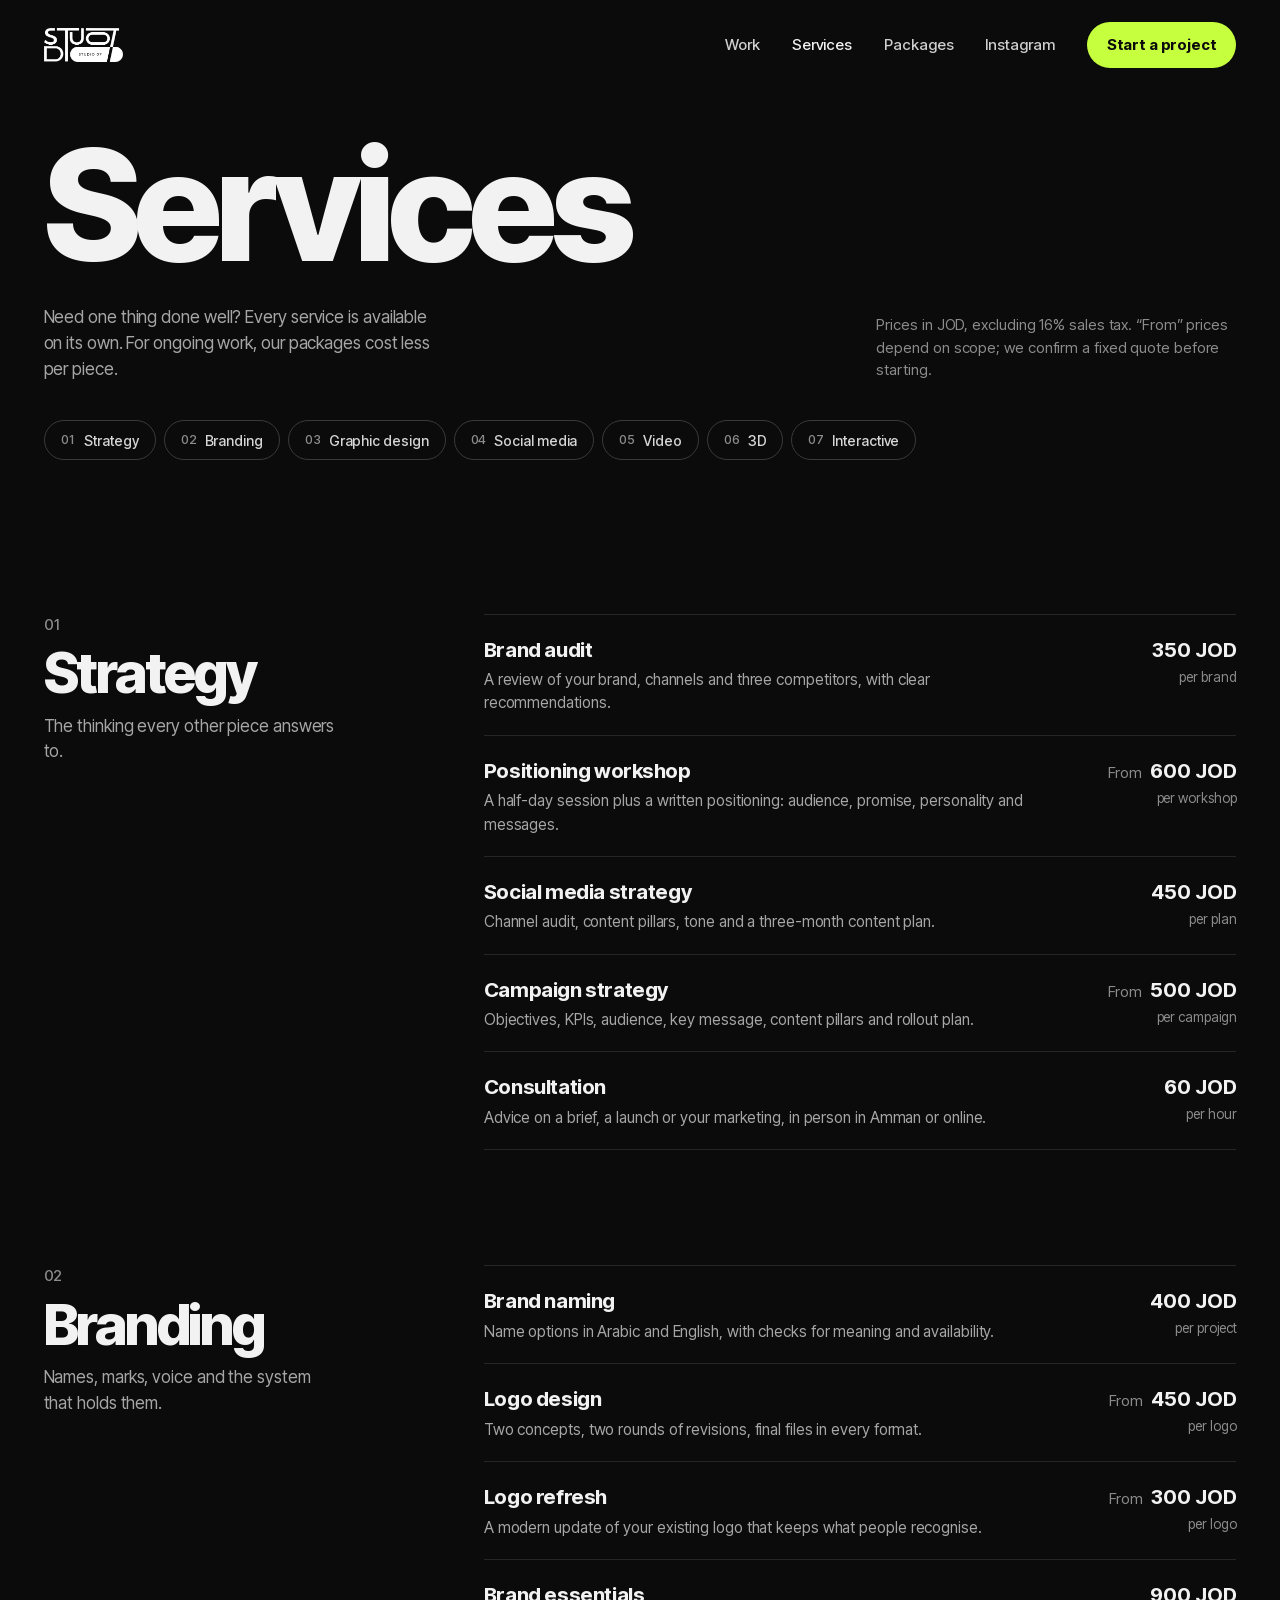
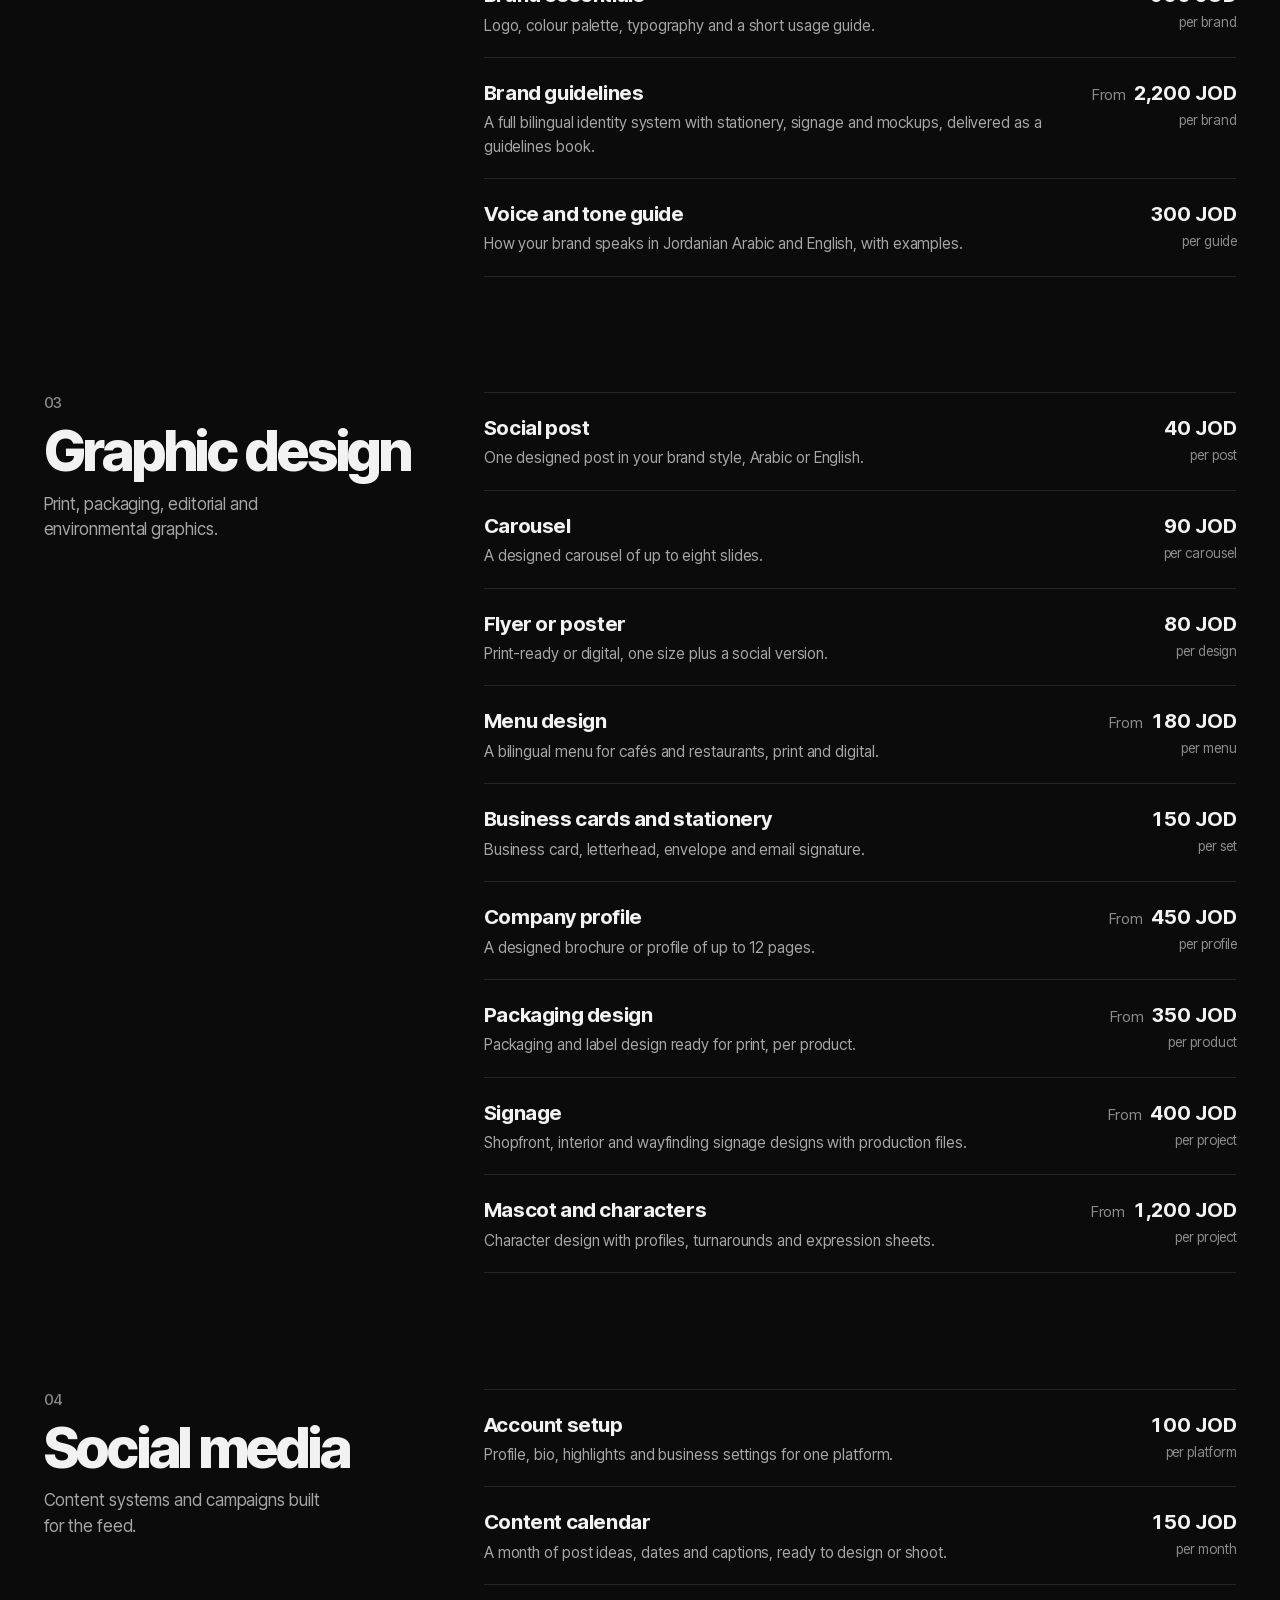
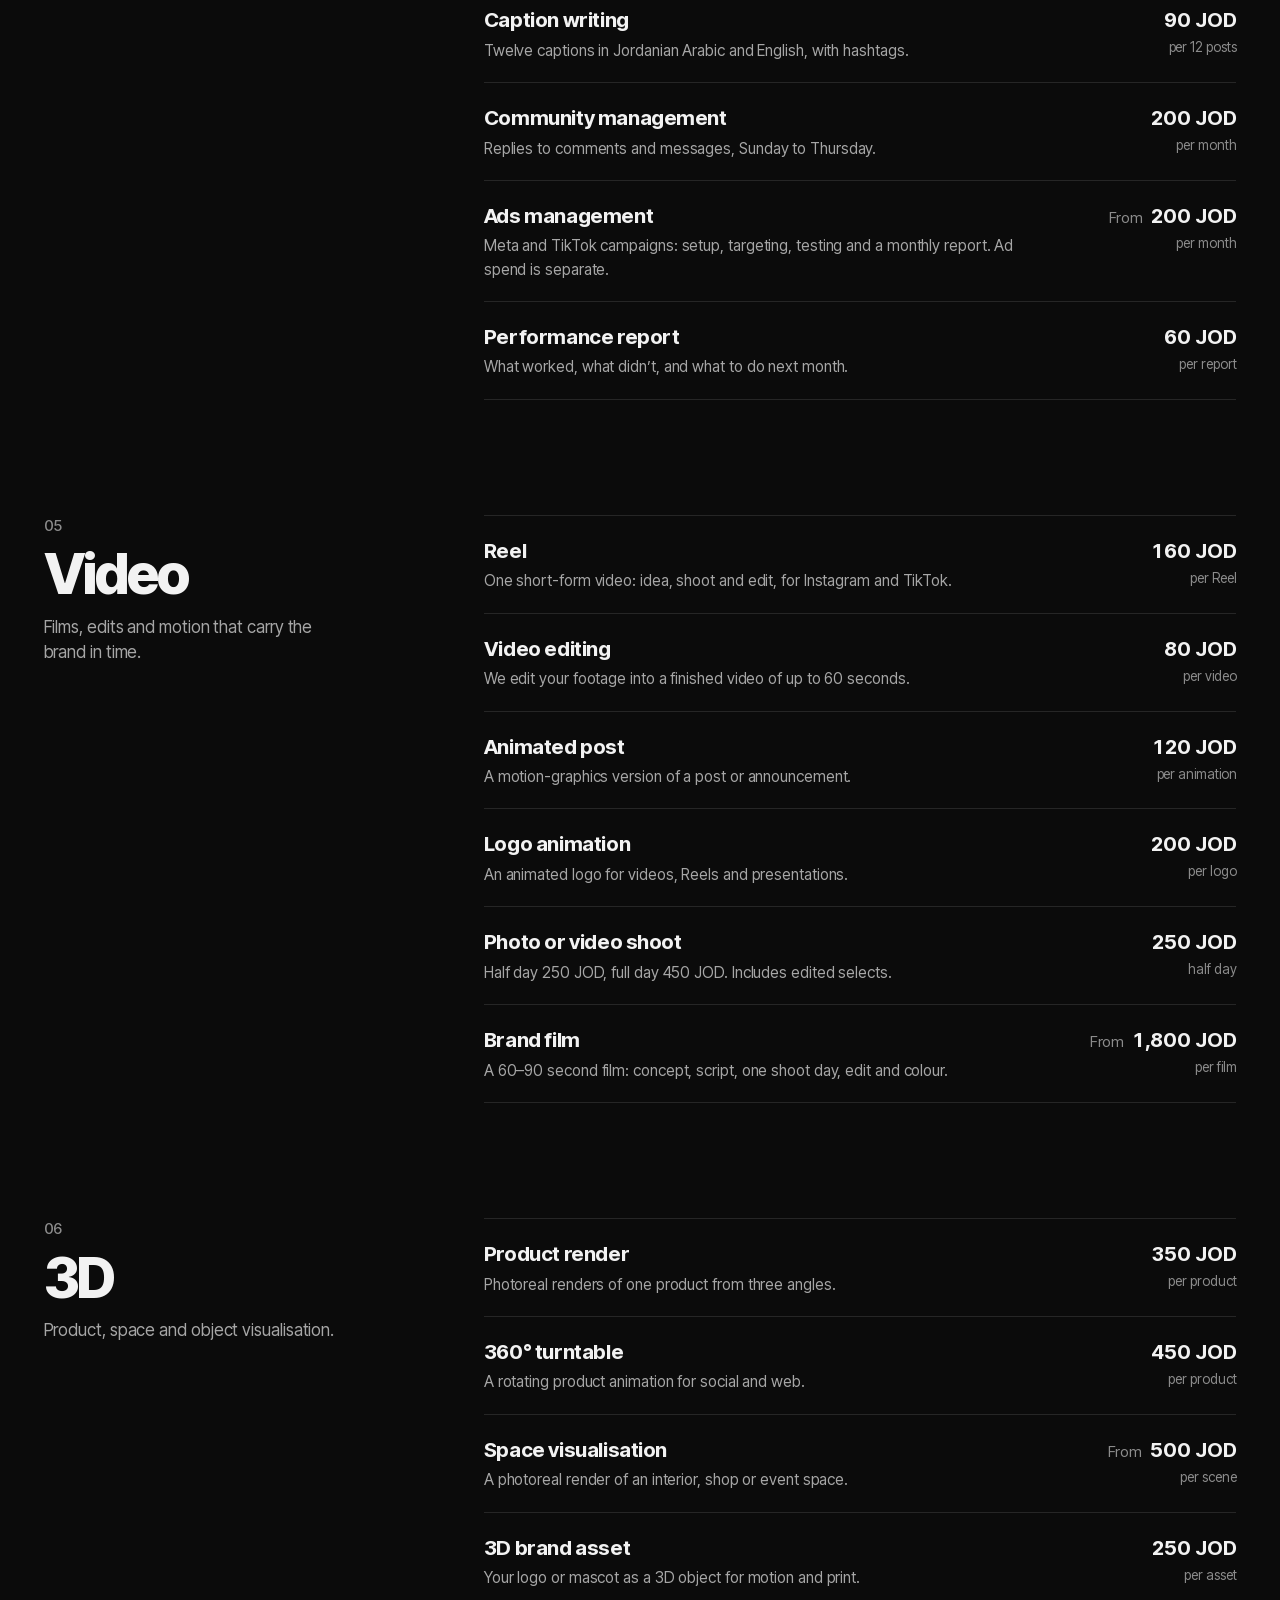
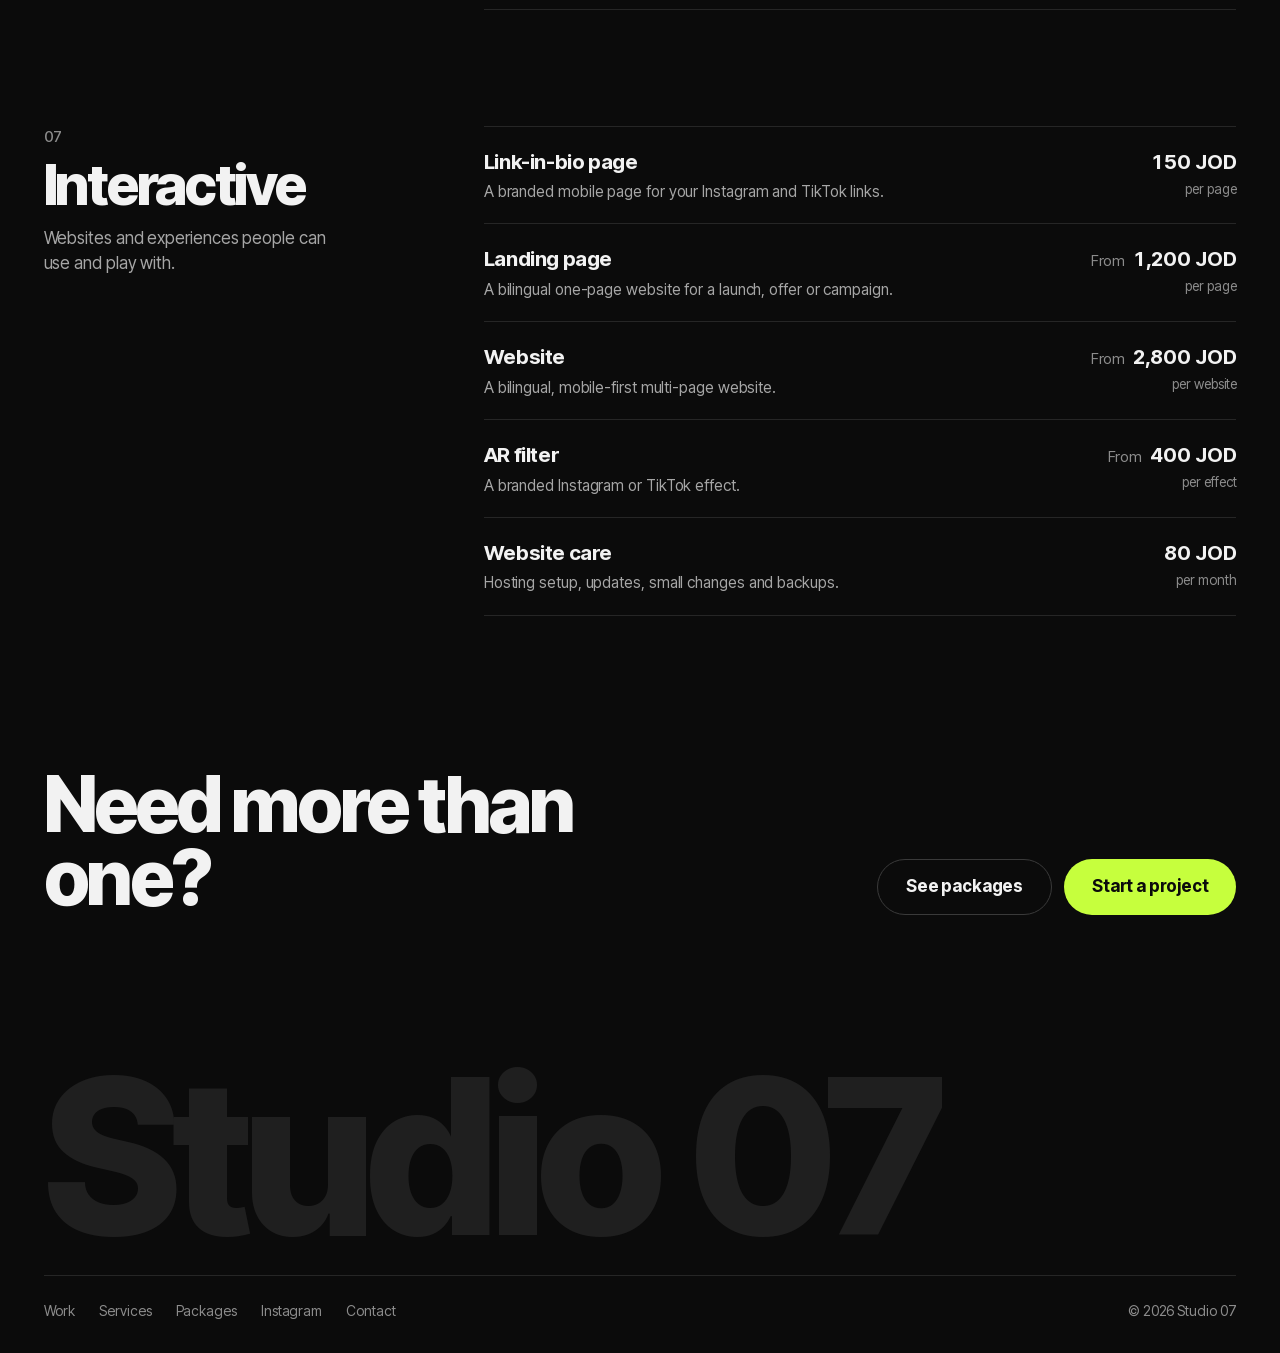
<file: services.html>
<!doctype html>
<html lang="en">
<head>
  <meta charset="utf-8">
  <meta name="viewport" content="width=device-width, initial-scale=1">
  <title>Services — Studio 07</title>
  <meta name="description" content="Individual creative services with prices in JOD: strategy, branding, graphic design, social media, video, 3D and interactive.">
  <meta name="theme-color" content="#0B0B0B">
  <link rel="preload" href="assets/fonts/inter-tight-latin.woff2" as="font" type="font/woff2" crossorigin>
  <link rel="stylesheet" href="assets/css/styles.css">
</head>
<body>
  <a class="skip" href="#main">Skip to content</a>
  <header class="nav" data-nav>
    <div class="nav__inner">
      <a class="nav__logo" href="index.html"><img src="assets/img/logo.png" alt="Studio 07" width="79" height="34"></a>
      <nav class="nav__links" aria-label="Primary">
        <a href="work.html">Work</a>
        <a href="services.html" aria-current="page">Services</a>
        <a href="packages.html">Packages</a>
        <a href="index.html#instagram">Instagram</a>
      </nav>
      <a class="btn btn--lime nav__cta" href="index.html#start">Start a project</a>
      <button class="nav__menu" type="button" aria-expanded="false" aria-controls="mobile-menu" data-menu-toggle>
        <span class="sr-only">Menu</span>
        <svg viewBox="0 0 24 24" width="22" height="22" aria-hidden="true"><path d="M3 8h18M3 16h18" stroke="currentColor" stroke-width="1.8" stroke-linecap="round"/></svg>
      </button>
    </div>
    <div class="mobile-menu" id="mobile-menu" hidden>
      <a href="work.html">Work</a>
      <a href="services.html">Services</a>
      <a href="packages.html">Packages</a>
      <a href="index.html#instagram">Instagram</a>
      <a href="contact.html">Contact</a>
    </div>
  </header>

  <main id="main">
    <section class="page-head">
      <h1 class="page-head__title reveal">Services</h1>
      <div class="page-head__row reveal">
        <p>Need one thing done well? Every service is available on its own. For ongoing work, our packages cost less per piece.</p>
        <p class="page-head__note">Prices in JOD, excluding 16% sales tax. “From” prices depend on scope; we confirm a fixed quote before starting.</p>
      </div>
      <nav class="jump reveal" aria-label="Jump to a discipline"><a class="filter" href="#strategy"><span class="jump__num">01</span> Strategy</a><a class="filter" href="#branding"><span class="jump__num">02</span> Branding</a><a class="filter" href="#graphic-design"><span class="jump__num">03</span> Graphic design</a><a class="filter" href="#social"><span class="jump__num">04</span> Social media</a><a class="filter" href="#video"><span class="jump__num">05</span> Video</a><a class="filter" href="#3d"><span class="jump__num">06</span> 3D</a><a class="filter" href="#interactive"><span class="jump__num">07</span> Interactive</a></nav>
    </section>

    <div class="section discs">
      <section class="disc" id="strategy" aria-labelledby="strategy-title">
        <header class="disc__head reveal">
          <span class="disc__num">01</span>
          <h2 id="strategy-title">Strategy</h2>
          <p>The thinking every other piece answers to.</p>
        </header>
        <ul class="svcs">
            <li class="svc reveal">
              <div class="svc__main"><h3>Brand audit</h3><p>A review of your brand, channels and three competitors, with clear recommendations.</p></div>
              <p class="svc__price"><strong>350 JOD</strong><span>per brand</span></p>
            </li>
            <li class="svc reveal">
              <div class="svc__main"><h3>Positioning workshop</h3><p>A half-day session plus a written positioning: audience, promise, personality and messages.</p></div>
              <p class="svc__price">From <strong>600 JOD</strong><span>per workshop</span></p>
            </li>
            <li class="svc reveal">
              <div class="svc__main"><h3>Social media strategy</h3><p>Channel audit, content pillars, tone and a three-month content plan.</p></div>
              <p class="svc__price"><strong>450 JOD</strong><span>per plan</span></p>
            </li>
            <li class="svc reveal">
              <div class="svc__main"><h3>Campaign strategy</h3><p>Objectives, KPIs, audience, key message, content pillars and rollout plan.</p></div>
              <p class="svc__price">From <strong>500 JOD</strong><span>per campaign</span></p>
            </li>
            <li class="svc reveal">
              <div class="svc__main"><h3>Consultation</h3><p>Advice on a brief, a launch or your marketing, in person in Amman or online.</p></div>
              <p class="svc__price"><strong>60 JOD</strong><span>per hour</span></p>
            </li>
        </ul>
      </section>
      <section class="disc" id="branding" aria-labelledby="branding-title">
        <header class="disc__head reveal">
          <span class="disc__num">02</span>
          <h2 id="branding-title">Branding</h2>
          <p>Names, marks, voice and the system that holds them.</p>
        </header>
        <ul class="svcs">
            <li class="svc reveal">
              <div class="svc__main"><h3>Brand naming</h3><p>Name options in Arabic and English, with checks for meaning and availability.</p></div>
              <p class="svc__price"><strong>400 JOD</strong><span>per project</span></p>
            </li>
            <li class="svc reveal">
              <div class="svc__main"><h3>Logo design</h3><p>Two concepts, two rounds of revisions, final files in every format.</p></div>
              <p class="svc__price">From <strong>450 JOD</strong><span>per logo</span></p>
            </li>
            <li class="svc reveal">
              <div class="svc__main"><h3>Logo refresh</h3><p>A modern update of your existing logo that keeps what people recognise.</p></div>
              <p class="svc__price">From <strong>300 JOD</strong><span>per logo</span></p>
            </li>
            <li class="svc reveal">
              <div class="svc__main"><h3>Brand essentials</h3><p>Logo, colour palette, typography and a short usage guide.</p></div>
              <p class="svc__price"><strong>900 JOD</strong><span>per brand</span></p>
            </li>
            <li class="svc reveal">
              <div class="svc__main"><h3>Brand guidelines</h3><p>A full bilingual identity system with stationery, signage and mockups, delivered as a guidelines book.</p></div>
              <p class="svc__price">From <strong>2,200 JOD</strong><span>per brand</span></p>
            </li>
            <li class="svc reveal">
              <div class="svc__main"><h3>Voice and tone guide</h3><p>How your brand speaks in Jordanian Arabic and English, with examples.</p></div>
              <p class="svc__price"><strong>300 JOD</strong><span>per guide</span></p>
            </li>
        </ul>
      </section>
      <section class="disc" id="graphic-design" aria-labelledby="graphic-design-title">
        <header class="disc__head reveal">
          <span class="disc__num">03</span>
          <h2 id="graphic-design-title">Graphic design</h2>
          <p>Print, packaging, editorial and environmental graphics.</p>
        </header>
        <ul class="svcs">
            <li class="svc reveal">
              <div class="svc__main"><h3>Social post</h3><p>One designed post in your brand style, Arabic or English.</p></div>
              <p class="svc__price"><strong>40 JOD</strong><span>per post</span></p>
            </li>
            <li class="svc reveal">
              <div class="svc__main"><h3>Carousel</h3><p>A designed carousel of up to eight slides.</p></div>
              <p class="svc__price"><strong>90 JOD</strong><span>per carousel</span></p>
            </li>
            <li class="svc reveal">
              <div class="svc__main"><h3>Flyer or poster</h3><p>Print-ready or digital, one size plus a social version.</p></div>
              <p class="svc__price"><strong>80 JOD</strong><span>per design</span></p>
            </li>
            <li class="svc reveal">
              <div class="svc__main"><h3>Menu design</h3><p>A bilingual menu for cafés and restaurants, print and digital.</p></div>
              <p class="svc__price">From <strong>180 JOD</strong><span>per menu</span></p>
            </li>
            <li class="svc reveal">
              <div class="svc__main"><h3>Business cards and stationery</h3><p>Business card, letterhead, envelope and email signature.</p></div>
              <p class="svc__price"><strong>150 JOD</strong><span>per set</span></p>
            </li>
            <li class="svc reveal">
              <div class="svc__main"><h3>Company profile</h3><p>A designed brochure or profile of up to 12 pages.</p></div>
              <p class="svc__price">From <strong>450 JOD</strong><span>per profile</span></p>
            </li>
            <li class="svc reveal">
              <div class="svc__main"><h3>Packaging design</h3><p>Packaging and label design ready for print, per product.</p></div>
              <p class="svc__price">From <strong>350 JOD</strong><span>per product</span></p>
            </li>
            <li class="svc reveal">
              <div class="svc__main"><h3>Signage</h3><p>Shopfront, interior and wayfinding signage designs with production files.</p></div>
              <p class="svc__price">From <strong>400 JOD</strong><span>per project</span></p>
            </li>
            <li class="svc reveal">
              <div class="svc__main"><h3>Mascot and characters</h3><p>Character design with profiles, turnarounds and expression sheets.</p></div>
              <p class="svc__price">From <strong>1,200 JOD</strong><span>per project</span></p>
            </li>
        </ul>
      </section>
      <section class="disc" id="social" aria-labelledby="social-title">
        <header class="disc__head reveal">
          <span class="disc__num">04</span>
          <h2 id="social-title">Social media</h2>
          <p>Content systems and campaigns built for the feed.</p>
        </header>
        <ul class="svcs">
            <li class="svc reveal">
              <div class="svc__main"><h3>Account setup</h3><p>Profile, bio, highlights and business settings for one platform.</p></div>
              <p class="svc__price"><strong>100 JOD</strong><span>per platform</span></p>
            </li>
            <li class="svc reveal">
              <div class="svc__main"><h3>Content calendar</h3><p>A month of post ideas, dates and captions, ready to design or shoot.</p></div>
              <p class="svc__price"><strong>150 JOD</strong><span>per month</span></p>
            </li>
            <li class="svc reveal">
              <div class="svc__main"><h3>Caption writing</h3><p>Twelve captions in Jordanian Arabic and English, with hashtags.</p></div>
              <p class="svc__price"><strong>90 JOD</strong><span>per 12 posts</span></p>
            </li>
            <li class="svc reveal">
              <div class="svc__main"><h3>Community management</h3><p>Replies to comments and messages, Sunday to Thursday.</p></div>
              <p class="svc__price"><strong>200 JOD</strong><span>per month</span></p>
            </li>
            <li class="svc reveal">
              <div class="svc__main"><h3>Ads management</h3><p>Meta and TikTok campaigns: setup, targeting, testing and a monthly report. Ad spend is separate.</p></div>
              <p class="svc__price">From <strong>200 JOD</strong><span>per month</span></p>
            </li>
            <li class="svc reveal">
              <div class="svc__main"><h3>Performance report</h3><p>What worked, what didn’t, and what to do next month.</p></div>
              <p class="svc__price"><strong>60 JOD</strong><span>per report</span></p>
            </li>
        </ul>
      </section>
      <section class="disc" id="video" aria-labelledby="video-title">
        <header class="disc__head reveal">
          <span class="disc__num">05</span>
          <h2 id="video-title">Video</h2>
          <p>Films, edits and motion that carry the brand in time.</p>
        </header>
        <ul class="svcs">
            <li class="svc reveal">
              <div class="svc__main"><h3>Reel</h3><p>One short-form video: idea, shoot and edit, for Instagram and TikTok.</p></div>
              <p class="svc__price"><strong>160 JOD</strong><span>per Reel</span></p>
            </li>
            <li class="svc reveal">
              <div class="svc__main"><h3>Video editing</h3><p>We edit your footage into a finished video of up to 60 seconds.</p></div>
              <p class="svc__price"><strong>80 JOD</strong><span>per video</span></p>
            </li>
            <li class="svc reveal">
              <div class="svc__main"><h3>Animated post</h3><p>A motion-graphics version of a post or announcement.</p></div>
              <p class="svc__price"><strong>120 JOD</strong><span>per animation</span></p>
            </li>
            <li class="svc reveal">
              <div class="svc__main"><h3>Logo animation</h3><p>An animated logo for videos, Reels and presentations.</p></div>
              <p class="svc__price"><strong>200 JOD</strong><span>per logo</span></p>
            </li>
            <li class="svc reveal">
              <div class="svc__main"><h3>Photo or video shoot</h3><p>Half day 250 JOD, full day 450 JOD. Includes edited selects.</p></div>
              <p class="svc__price"><strong>250 JOD</strong><span>half day</span></p>
            </li>
            <li class="svc reveal">
              <div class="svc__main"><h3>Brand film</h3><p>A 60–90 second film: concept, script, one shoot day, edit and colour.</p></div>
              <p class="svc__price">From <strong>1,800 JOD</strong><span>per film</span></p>
            </li>
        </ul>
      </section>
      <section class="disc" id="3d" aria-labelledby="3d-title">
        <header class="disc__head reveal">
          <span class="disc__num">06</span>
          <h2 id="3d-title">3D</h2>
          <p>Product, space and object visualisation.</p>
        </header>
        <ul class="svcs">
            <li class="svc reveal">
              <div class="svc__main"><h3>Product render</h3><p>Photoreal renders of one product from three angles.</p></div>
              <p class="svc__price"><strong>350 JOD</strong><span>per product</span></p>
            </li>
            <li class="svc reveal">
              <div class="svc__main"><h3>360° turntable</h3><p>A rotating product animation for social and web.</p></div>
              <p class="svc__price"><strong>450 JOD</strong><span>per product</span></p>
            </li>
            <li class="svc reveal">
              <div class="svc__main"><h3>Space visualisation</h3><p>A photoreal render of an interior, shop or event space.</p></div>
              <p class="svc__price">From <strong>500 JOD</strong><span>per scene</span></p>
            </li>
            <li class="svc reveal">
              <div class="svc__main"><h3>3D brand asset</h3><p>Your logo or mascot as a 3D object for motion and print.</p></div>
              <p class="svc__price"><strong>250 JOD</strong><span>per asset</span></p>
            </li>
        </ul>
      </section>
      <section class="disc" id="interactive" aria-labelledby="interactive-title">
        <header class="disc__head reveal">
          <span class="disc__num">07</span>
          <h2 id="interactive-title">Interactive</h2>
          <p>Websites and experiences people can use and play with.</p>
        </header>
        <ul class="svcs">
            <li class="svc reveal">
              <div class="svc__main"><h3>Link-in-bio page</h3><p>A branded mobile page for your Instagram and TikTok links.</p></div>
              <p class="svc__price"><strong>150 JOD</strong><span>per page</span></p>
            </li>
            <li class="svc reveal">
              <div class="svc__main"><h3>Landing page</h3><p>A bilingual one-page website for a launch, offer or campaign.</p></div>
              <p class="svc__price">From <strong>1,200 JOD</strong><span>per page</span></p>
            </li>
            <li class="svc reveal">
              <div class="svc__main"><h3>Website</h3><p>A bilingual, mobile-first multi-page website.</p></div>
              <p class="svc__price">From <strong>2,800 JOD</strong><span>per website</span></p>
            </li>
            <li class="svc reveal">
              <div class="svc__main"><h3>AR filter</h3><p>A branded Instagram or TikTok effect.</p></div>
              <p class="svc__price">From <strong>400 JOD</strong><span>per effect</span></p>
            </li>
            <li class="svc reveal">
              <div class="svc__main"><h3>Website care</h3><p>Hosting setup, updates, small changes and backups.</p></div>
              <p class="svc__price"><strong>80 JOD</strong><span>per month</span></p>
            </li>
        </ul>
      </section>
    </div>

    <section class="section close-band" aria-labelledby="close-title">
      <h2 id="close-title" class="reveal">Need more than one?</h2>
      <div class="close-band__actions reveal">
        <a class="btn btn--ghost btn--lg" href="packages.html">See packages</a>
        <a class="btn btn--lime btn--lg" href="index.html#start">Start a project</a>
      </div>
    </section>
  </main>

  <footer class="footer">
    <div class="footer__big" aria-hidden="true">Studio 07</div>
    <div class="footer__row">
      <nav aria-label="Footer">
        <a href="work.html">Work</a><a href="services.html">Services</a><a href="packages.html">Packages</a><a href="https://www.instagram.com/__studio.seven/" rel="noopener">Instagram</a><a href="contact.html">Contact</a>
      </nav>
      <p>© 2026 Studio 07</p>
    </div>
  </footer>

  <script src="assets/js/main.js" defer></script>
</body>
</html>
</file>
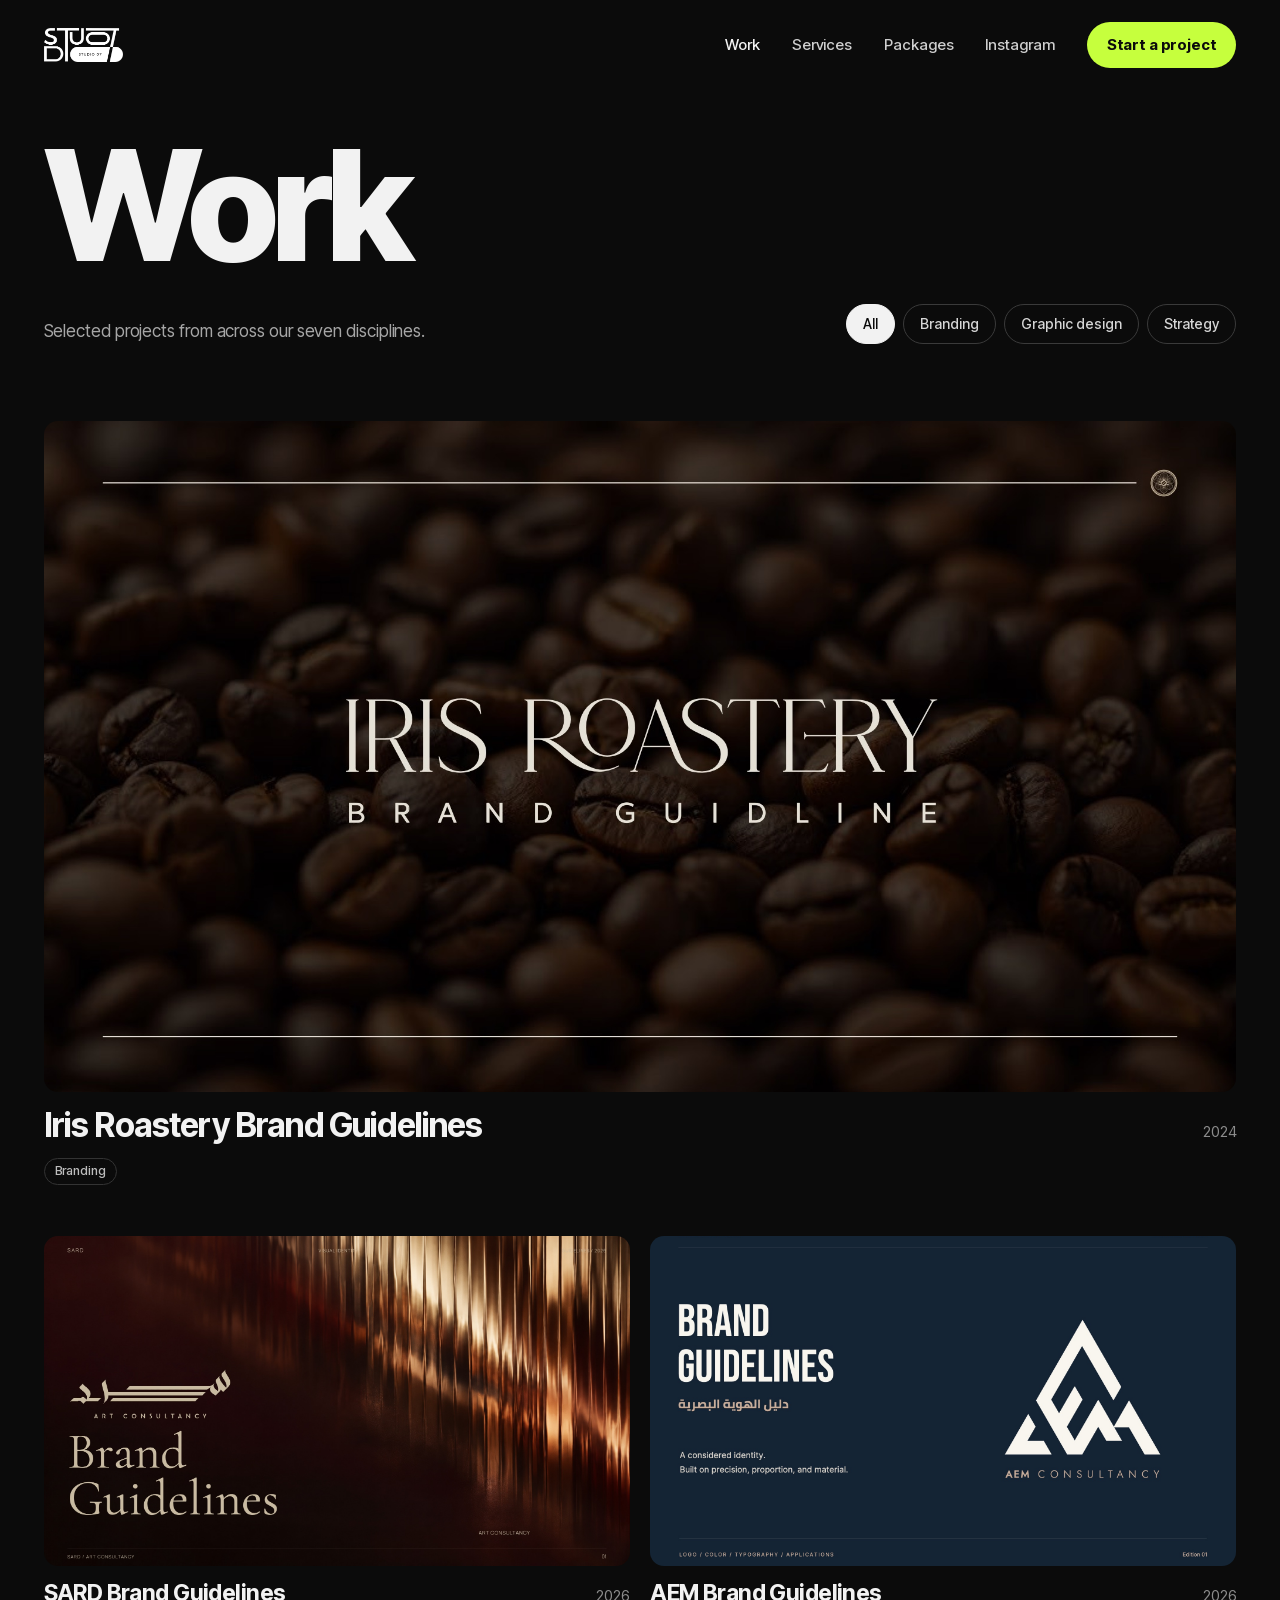
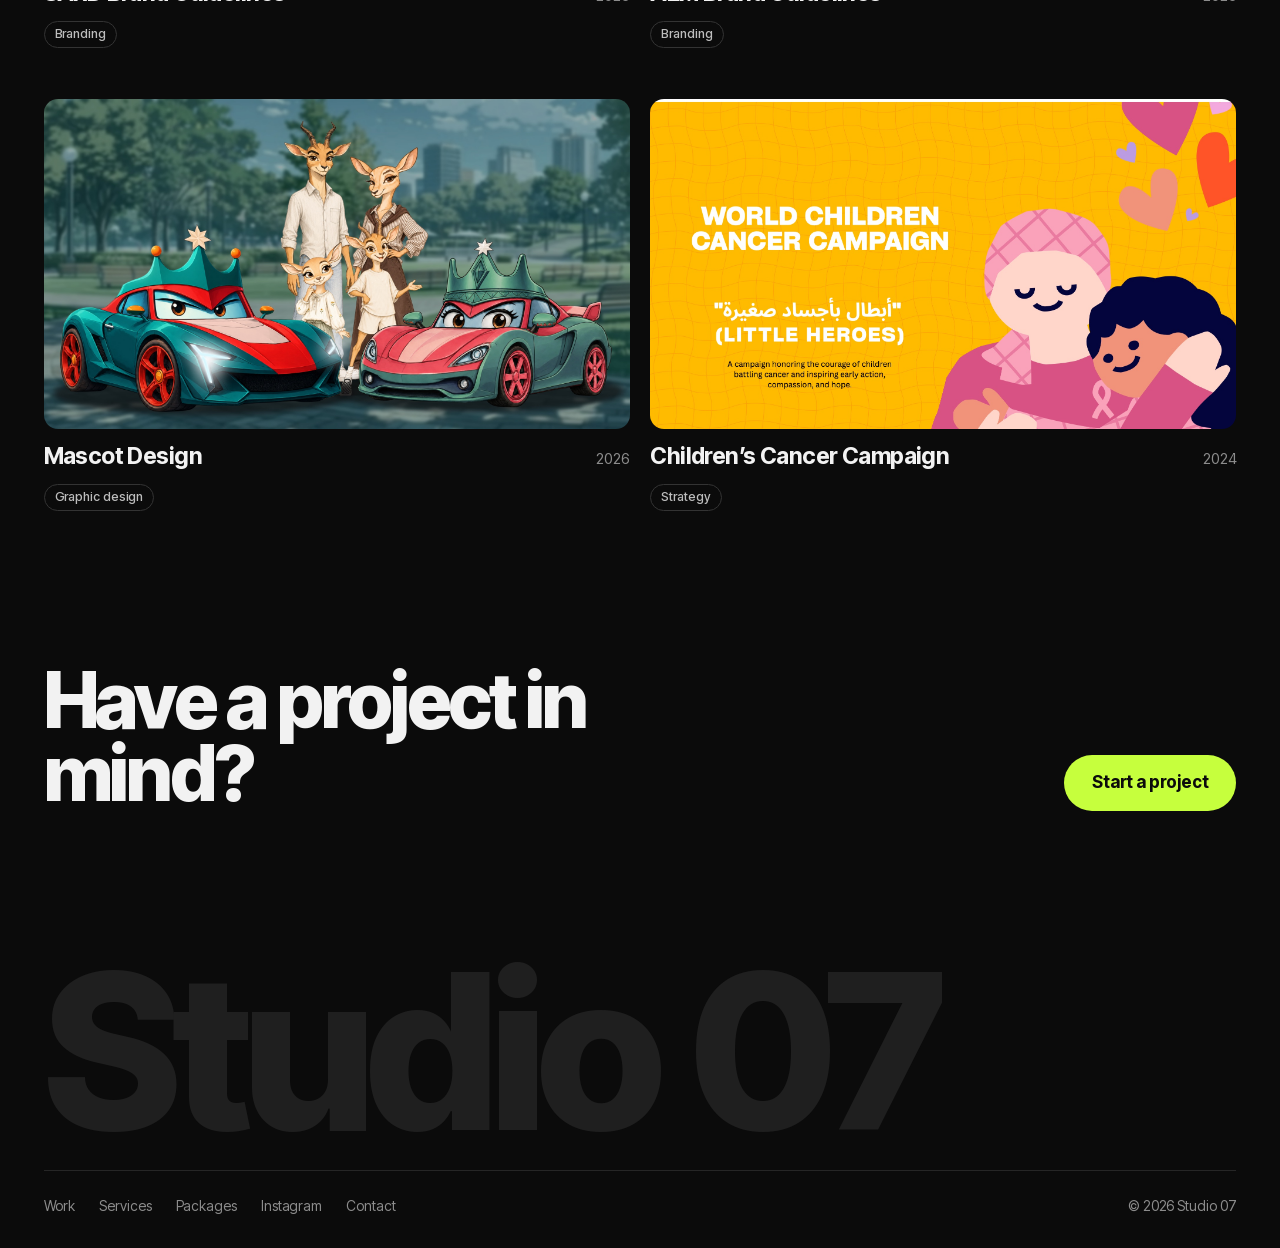
<file: work.html>
<!doctype html>
<html lang="en">
<head>
  <meta charset="utf-8">
  <meta name="viewport" content="width=device-width, initial-scale=1">
  <title>Work — Studio 07</title>
  <meta name="description" content="Selected projects by Studio 07 across strategy, branding, design, social, video, 3D and interactive.">
  <meta name="theme-color" content="#0B0B0B">
  <link rel="preload" href="assets/fonts/inter-tight-latin.woff2" as="font" type="font/woff2" crossorigin>
  <link rel="stylesheet" href="assets/css/styles.css">
</head>
<body>
  <a class="skip" href="#main">Skip to content</a>
  <header class="nav" data-nav>
    <div class="nav__inner">
      <a class="nav__logo" href="index.html"><img src="assets/img/logo.png" alt="Studio 07" width="79" height="34"></a>
      <nav class="nav__links" aria-label="Primary">
        <a href="work.html" aria-current="page">Work</a>
        <a href="services.html">Services</a>
        <a href="packages.html">Packages</a>
        <a href="index.html#instagram">Instagram</a>
      </nav>
      <a class="btn btn--lime nav__cta" href="index.html#start">Start a project</a>
      <button class="nav__menu" type="button" aria-expanded="false" aria-controls="mobile-menu" data-menu-toggle>
        <span class="sr-only">Menu</span>
        <svg viewBox="0 0 24 24" width="22" height="22" aria-hidden="true"><path d="M3 8h18M3 16h18" stroke="currentColor" stroke-width="1.8" stroke-linecap="round"/></svg>
      </button>
    </div>
    <div class="mobile-menu" id="mobile-menu" hidden>
      <a href="work.html">Work</a>
      <a href="services.html">Services</a>
      <a href="packages.html">Packages</a>
      <a href="index.html#instagram">Instagram</a>
      <a href="contact.html">Contact</a>
    </div>
  </header>

  <main id="main">
    <section class="page-head">
      <h1 class="page-head__title reveal">Work</h1>
      <div class="page-head__row reveal">
        <p>Selected projects from across our seven disciplines.</p>
        <div class="filters" role="group" aria-label="Filter by discipline"><button type="button" class="filter is-on" data-filter="all" aria-pressed="true">All</button><button type="button" class="filter" data-filter="Branding" aria-pressed="false">Branding</button><button type="button" class="filter" data-filter="Graphic design" aria-pressed="false">Graphic design</button><button type="button" class="filter" data-filter="Strategy" aria-pressed="false">Strategy</button></div>
      </div>
    </section>

    <section class="section work-index" aria-label="Projects">
      <div class="cards" data-cards>
        <a class="card card--wide reveal" href="work/iris-roastery.html" data-disciplines="Branding">
          <div class="card__media"><img src="assets/work/iris-roastery/p001.jpg" alt="" fetchpriority="high"></div>
          <div class="card__meta">
            <h2>Iris Roastery Brand Guidelines</h2>
            <span class="card__year">2024</span>
          </div>
          <ul class="tags"><li>Branding</li></ul>
        </a>
        <a class="card reveal" href="work/sard.html" data-disciplines="Branding">
          <div class="card__media"><img src="assets/work/sard/p001.jpg" alt="" loading="lazy" decoding="async"></div>
          <div class="card__meta">
            <h2>SARD Brand Guidelines</h2>
            <span class="card__year">2026</span>
          </div>
          <ul class="tags"><li>Branding</li></ul>
        </a>
        <a class="card reveal" href="work/aem.html" data-disciplines="Branding">
          <div class="card__media"><img src="assets/work/aem/p001.jpg" alt="" loading="lazy" decoding="async"></div>
          <div class="card__meta">
            <h2>AEM Brand Guidelines</h2>
            <span class="card__year">2026</span>
          </div>
          <ul class="tags"><li>Branding</li></ul>
        </a>
        <a class="card reveal" href="work/mascot-design.html" data-disciplines="Graphic design">
          <div class="card__media"><img src="assets/work/mascot-design/p020.jpg" alt="" loading="lazy" decoding="async"></div>
          <div class="card__meta">
            <h2>Mascot Design</h2>
            <span class="card__year">2026</span>
          </div>
          <ul class="tags"><li>Graphic design</li></ul>
        </a>
        <a class="card reveal" href="work/childrens-cancer-campaign.html" data-disciplines="Strategy">
          <div class="card__media"><img src="assets/work/childrens-cancer-campaign/p001.jpg" alt="" loading="lazy" decoding="async"></div>
          <div class="card__meta">
            <h2>Children’s Cancer Campaign</h2>
            <span class="card__year">2024</span>
          </div>
          <ul class="tags"><li>Strategy</li></ul>
        </a>
      </div>
      <p class="cards__empty" data-cards-empty hidden>No projects in this discipline yet.</p>
    </section>

    <section class="section close-band" aria-labelledby="close-title">
      <h2 id="close-title" class="reveal">Have a project in mind?</h2>
      <a class="btn btn--lime btn--lg reveal" href="index.html#start">Start a project</a>
    </section>
  </main>

  <footer class="footer">
    <div class="footer__big" aria-hidden="true">Studio 07</div>
    <div class="footer__row">
      <nav aria-label="Footer">
        <a href="work.html">Work</a><a href="services.html">Services</a><a href="packages.html">Packages</a><a href="https://www.instagram.com/__studio.seven/" rel="noopener">Instagram</a><a href="contact.html">Contact</a>
      </nav>
      <p>© 2026 Studio 07</p>
    </div>
  </footer>

  <script src="assets/js/main.js" defer></script>
</body>
</html>
</file>
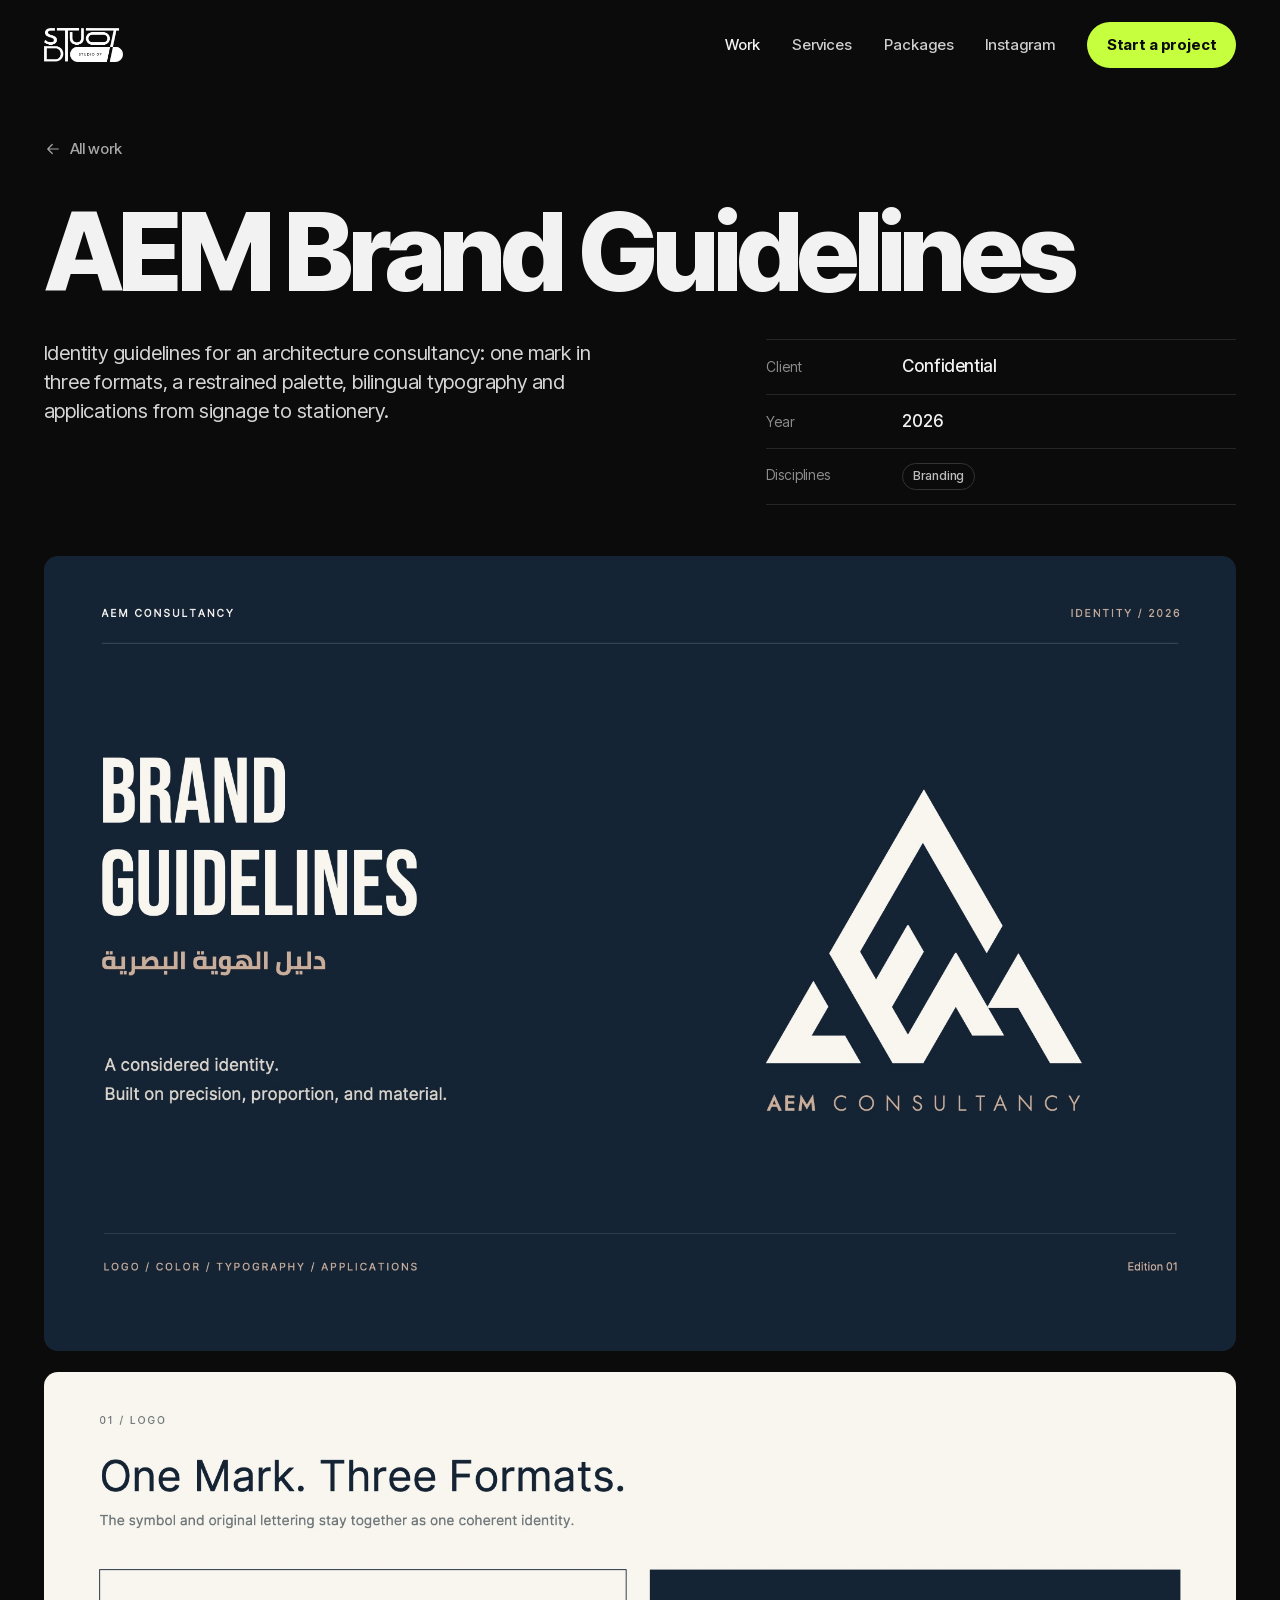
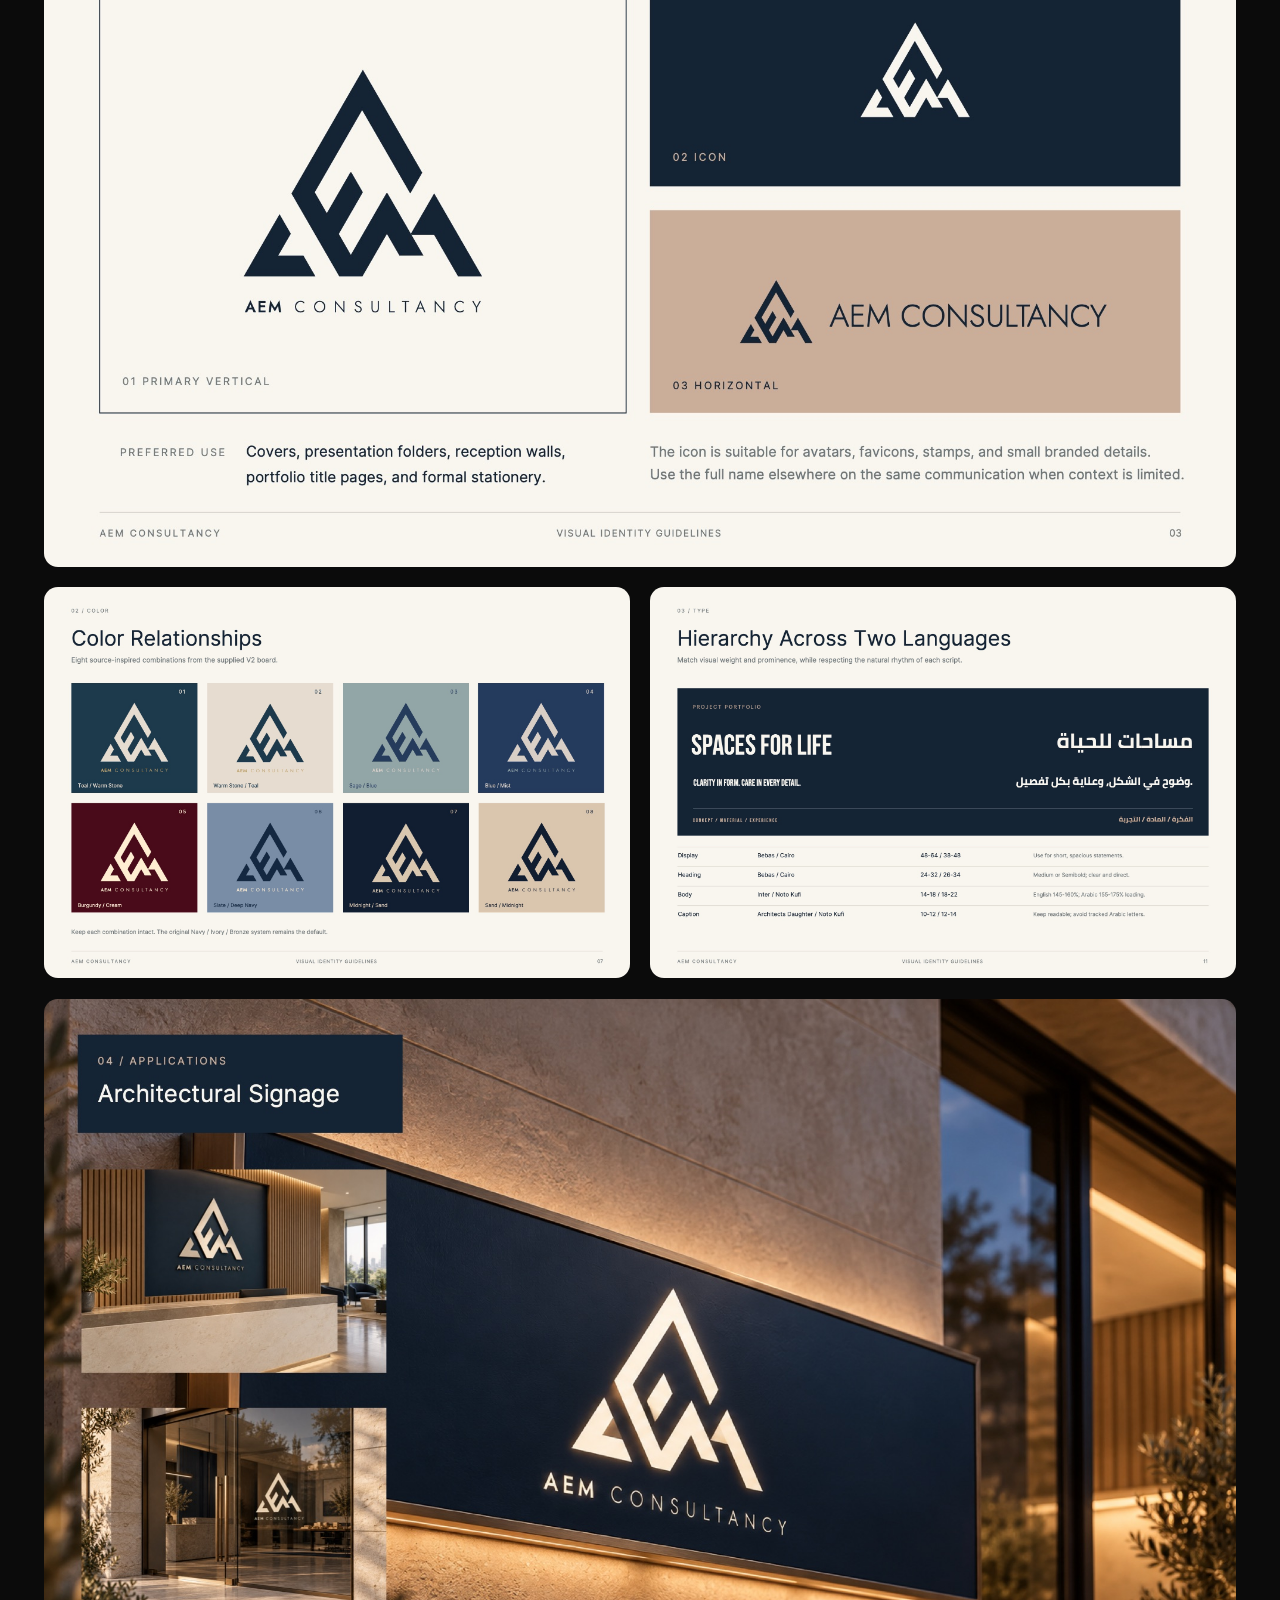
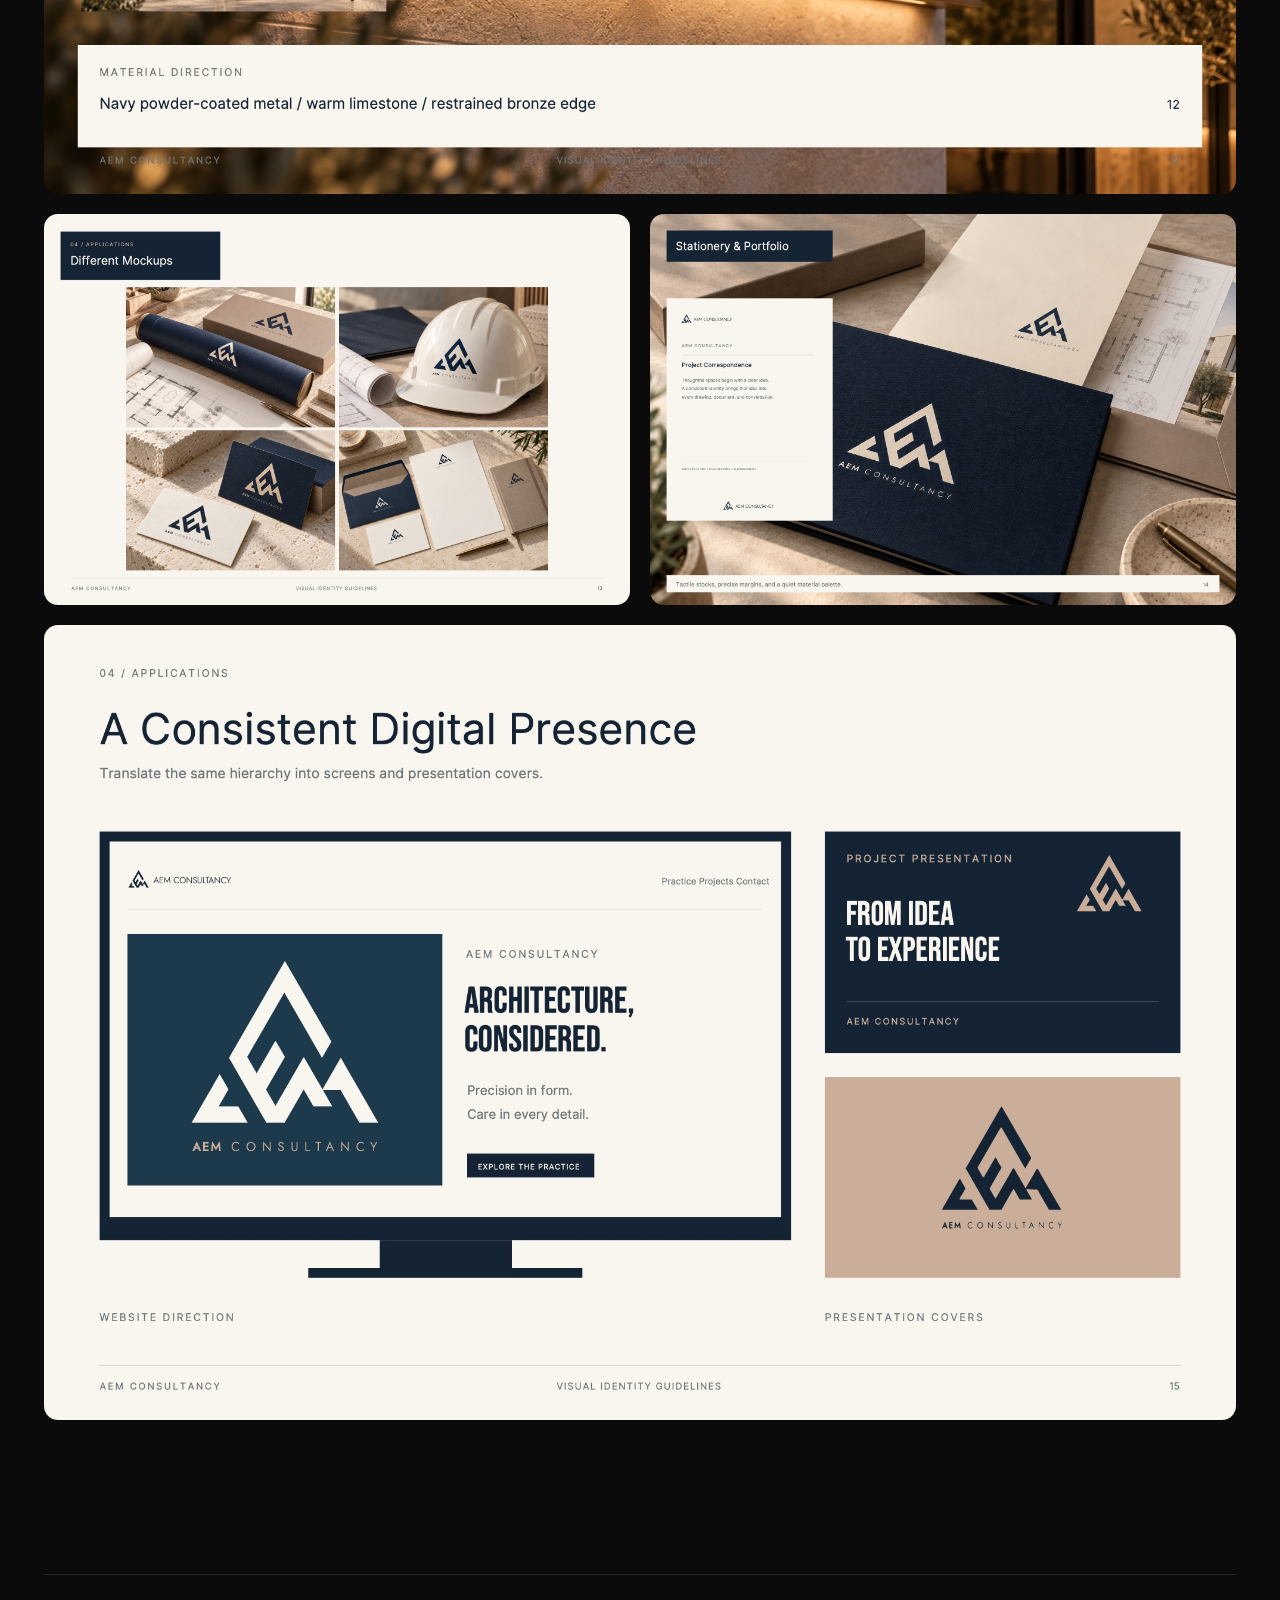
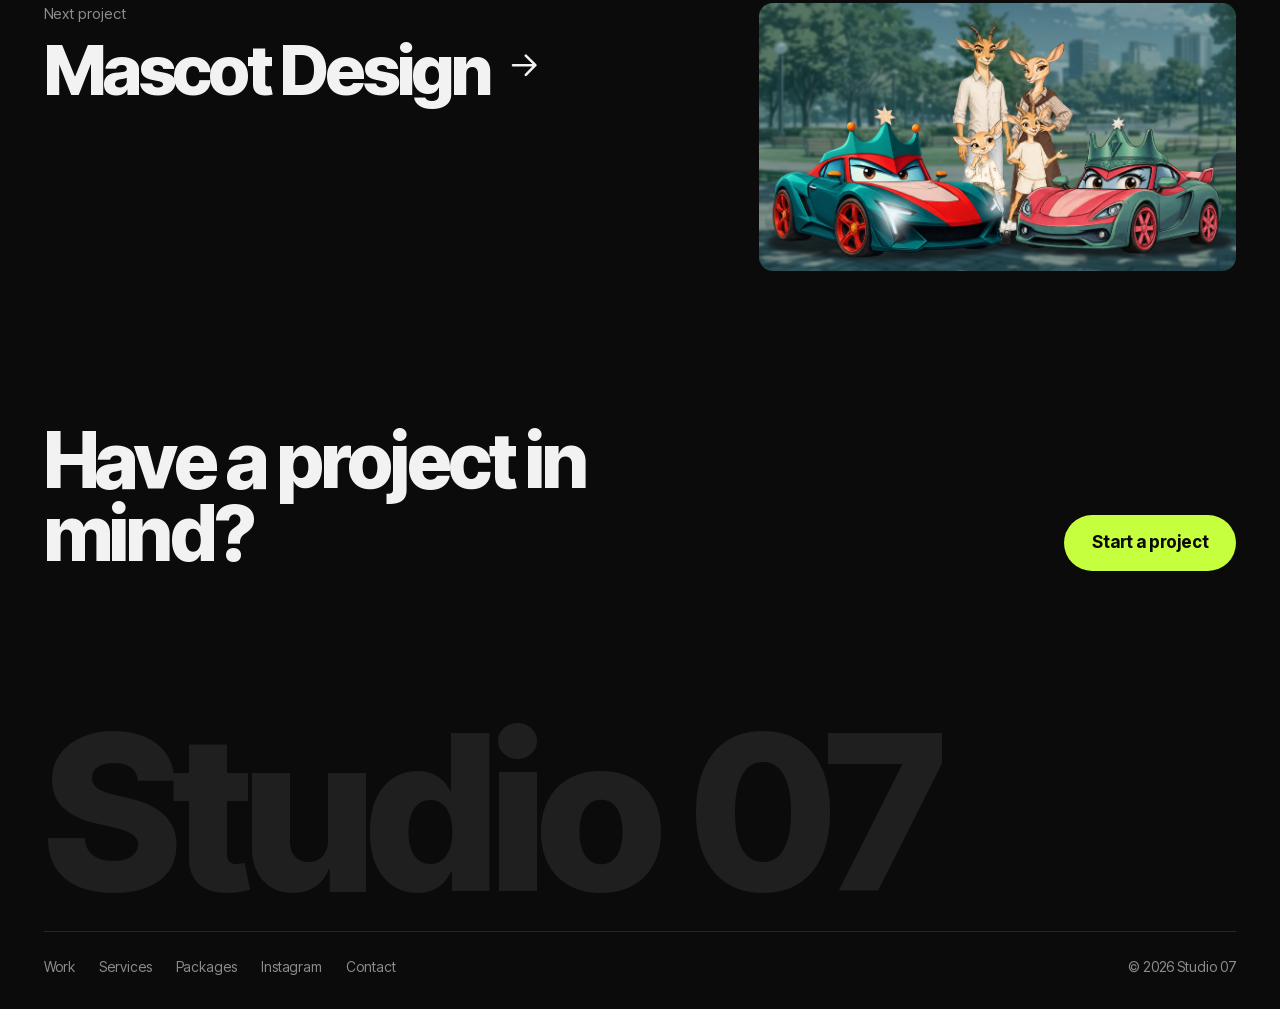
<file: work/aem.html>
<!doctype html>
<html lang="en">
<head>
  <meta charset="utf-8">
  <meta name="viewport" content="width=device-width, initial-scale=1">
  <title>AEM Brand Guidelines — Studio 07</title>
  <meta name="description" content="Identity guidelines for an architecture consultancy: one mark in three formats, a restrained palette, bilingual typography and applications from signage to stationery.">
  <meta name="theme-color" content="#0B0B0B">
  <link rel="preload" href="../assets/fonts/inter-tight-latin.woff2" as="font" type="font/woff2" crossorigin>
  <link rel="stylesheet" href="../assets/css/styles.css">
</head>
<body>
  <a class="skip" href="#main">Skip to content</a>
  <header class="nav" data-nav>
    <div class="nav__inner">
      <a class="nav__logo" href="../index.html"><img src="../assets/img/logo.png" alt="Studio 07" width="79" height="34"></a>
      <nav class="nav__links" aria-label="Primary">
        <a href="../work.html" aria-current="page">Work</a>
        <a href="../services.html">Services</a>
        <a href="../packages.html">Packages</a>
        <a href="../index.html#instagram">Instagram</a>
      </nav>
      <a class="btn btn--lime nav__cta" href="../index.html#start">Start a project</a>
      <button class="nav__menu" type="button" aria-expanded="false" aria-controls="mobile-menu" data-menu-toggle>
        <span class="sr-only">Menu</span>
        <svg viewBox="0 0 24 24" width="22" height="22" aria-hidden="true"><path d="M3 8h18M3 16h18" stroke="currentColor" stroke-width="1.8" stroke-linecap="round"/></svg>
      </button>
    </div>
    <div class="mobile-menu" id="mobile-menu" hidden>
      <a href="../work.html">Work</a>
      <a href="../services.html">Services</a>
      <a href="../packages.html">Packages</a>
      <a href="../index.html#instagram">Instagram</a>
      <a href="../contact.html">Contact</a>
    </div>
  </header>

  <main id="main">
    <article>
      <header class="case-head">
        <a class="link-back reveal" href="../work.html"><svg viewBox="0 0 24 24" width="18" height="18" aria-hidden="true"><path d="M19 12H5m0 0 6-6m-6 6 6 6" fill="none" stroke="currentColor" stroke-width="1.6" stroke-linecap="round" stroke-linejoin="round"/></svg> All work</a>
        <h1 class="case-head__title reveal">AEM Brand Guidelines</h1>
        <div class="case-head__row reveal">
          <p class="case-head__summary">Identity guidelines for an architecture consultancy: one mark in three formats, a restrained palette, bilingual typography and applications from signage to stationery.</p>
          <dl class="case-meta">
            <div><dt>Client</dt><dd>Confidential</dd></div>
            <div><dt>Year</dt><dd>2026</dd></div>
            <div><dt>Disciplines</dt><dd><ul class="tags"><li>Branding</li></ul></dd></div>
          </dl>
        </div>
      </header>

      <figure class="case-cover reveal"><img src="../assets/work/aem/p001.jpg" alt="AEM Brand Guidelines — cover" fetchpriority="high"></figure>

      <div class="gallery">
        <figure class="shot shot--full reveal"><img src="../assets/work/aem/p003.jpg" alt="One mark in three formats" loading="lazy" decoding="async"></figure>
        <figure class="shot reveal"><img src="../assets/work/aem/p007.jpg" alt="Colour relationships across eight logo tiles" loading="lazy" decoding="async"></figure>
        <figure class="shot reveal"><img src="../assets/work/aem/p011.jpg" alt="Hierarchy across Arabic and English" loading="lazy" decoding="async"></figure>
        <figure class="shot shot--full reveal"><img src="../assets/work/aem/p012.jpg" alt="Architectural signage on a stone facade" loading="lazy" decoding="async"></figure>
        <figure class="shot reveal"><img src="../assets/work/aem/p013.jpg" alt="Mockups: hard hat, stationery and business cards" loading="lazy" decoding="async"></figure>
        <figure class="shot reveal"><img src="../assets/work/aem/p014.jpg" alt="Stationery and portfolio" loading="lazy" decoding="async"></figure>
        <figure class="shot shot--full reveal"><img src="../assets/work/aem/p015.jpg" alt="A consistent digital presence" loading="lazy" decoding="async"></figure>
      </div>
    </article>

    <nav class="section next-project" aria-label="Next project">
      <a class="next reveal" href="mascot-design.html">
        <span class="next__label">Next project</span>
        <span class="next__title">Mascot Design <svg viewBox="0 0 24 24" width="18" height="18" aria-hidden="true"><path d="M5 12h14m0 0-6-6m6 6-6 6" fill="none" stroke="currentColor" stroke-width="1.6" stroke-linecap="round" stroke-linejoin="round"/></svg></span>
        <span class="next__media"><img src="../assets/work/mascot-design/p020.jpg" alt="" loading="lazy" decoding="async"></span>
      </a>
    </nav>

    <section class="section close-band" aria-labelledby="close-title">
      <h2 id="close-title" class="reveal">Have a project in mind?</h2>
      <a class="btn btn--lime btn--lg reveal" href="../index.html#start">Start a project</a>
    </section>
  </main>

  <footer class="footer">
    <div class="footer__big" aria-hidden="true">Studio 07</div>
    <div class="footer__row">
      <nav aria-label="Footer">
        <a href="../work.html">Work</a><a href="../services.html">Services</a><a href="../packages.html">Packages</a><a href="https://www.instagram.com/__studio.seven/" rel="noopener">Instagram</a><a href="../contact.html">Contact</a>
      </nav>
      <p>© 2026 Studio 07</p>
    </div>
  </footer>

  <script src="../assets/js/main.js" defer></script>
</body>
</html>
</file>
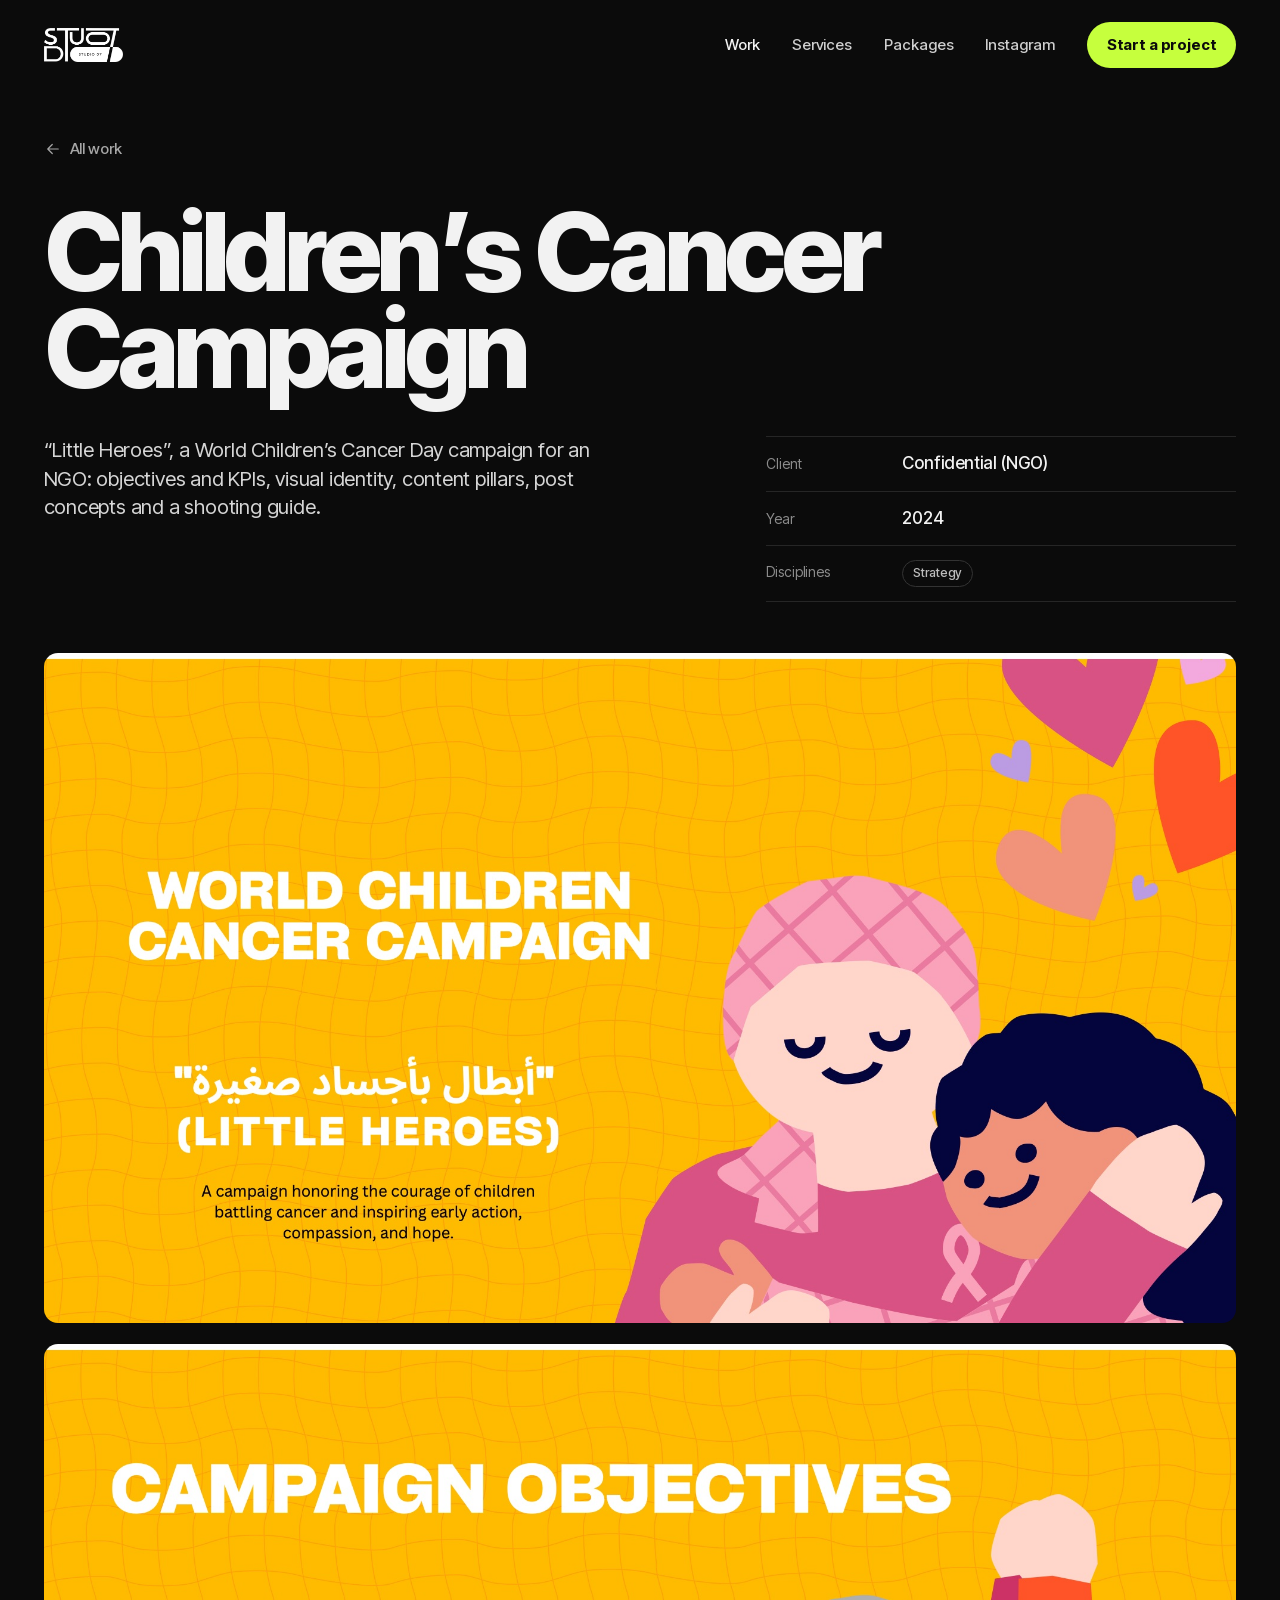
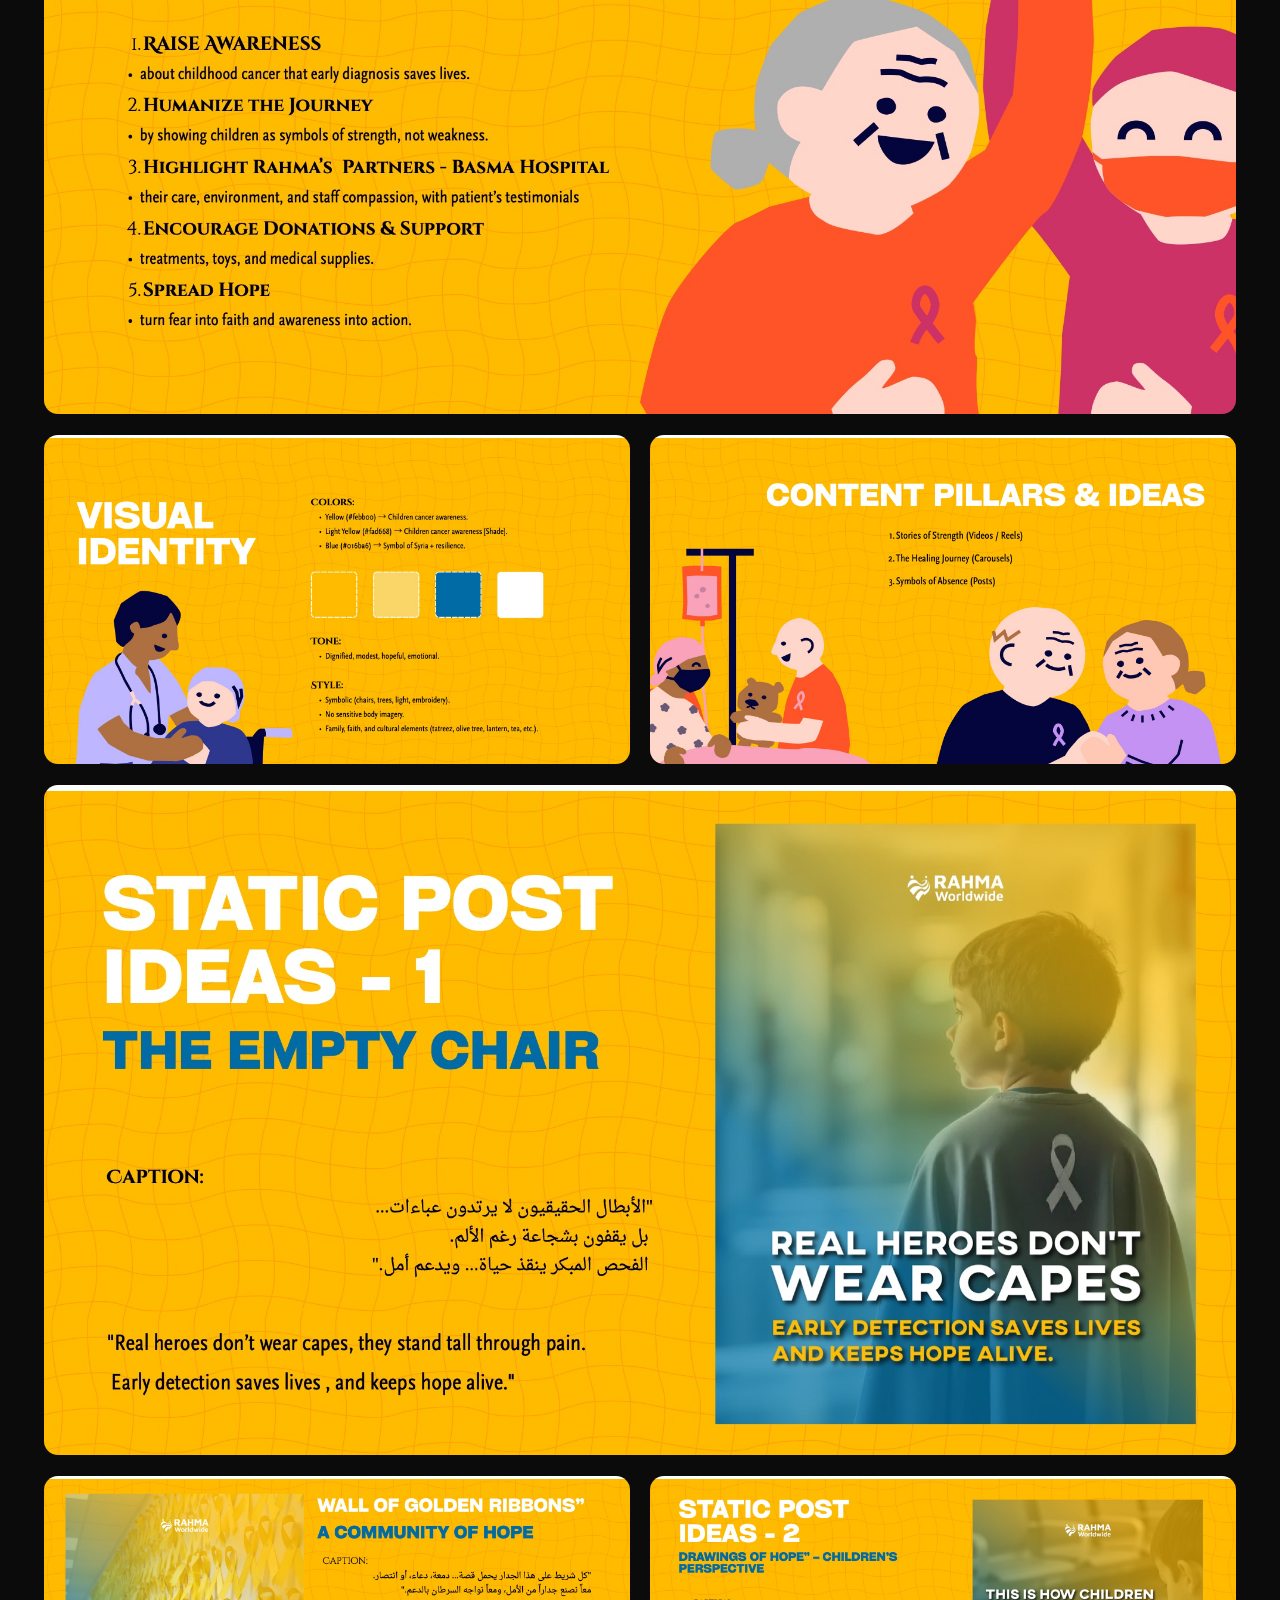
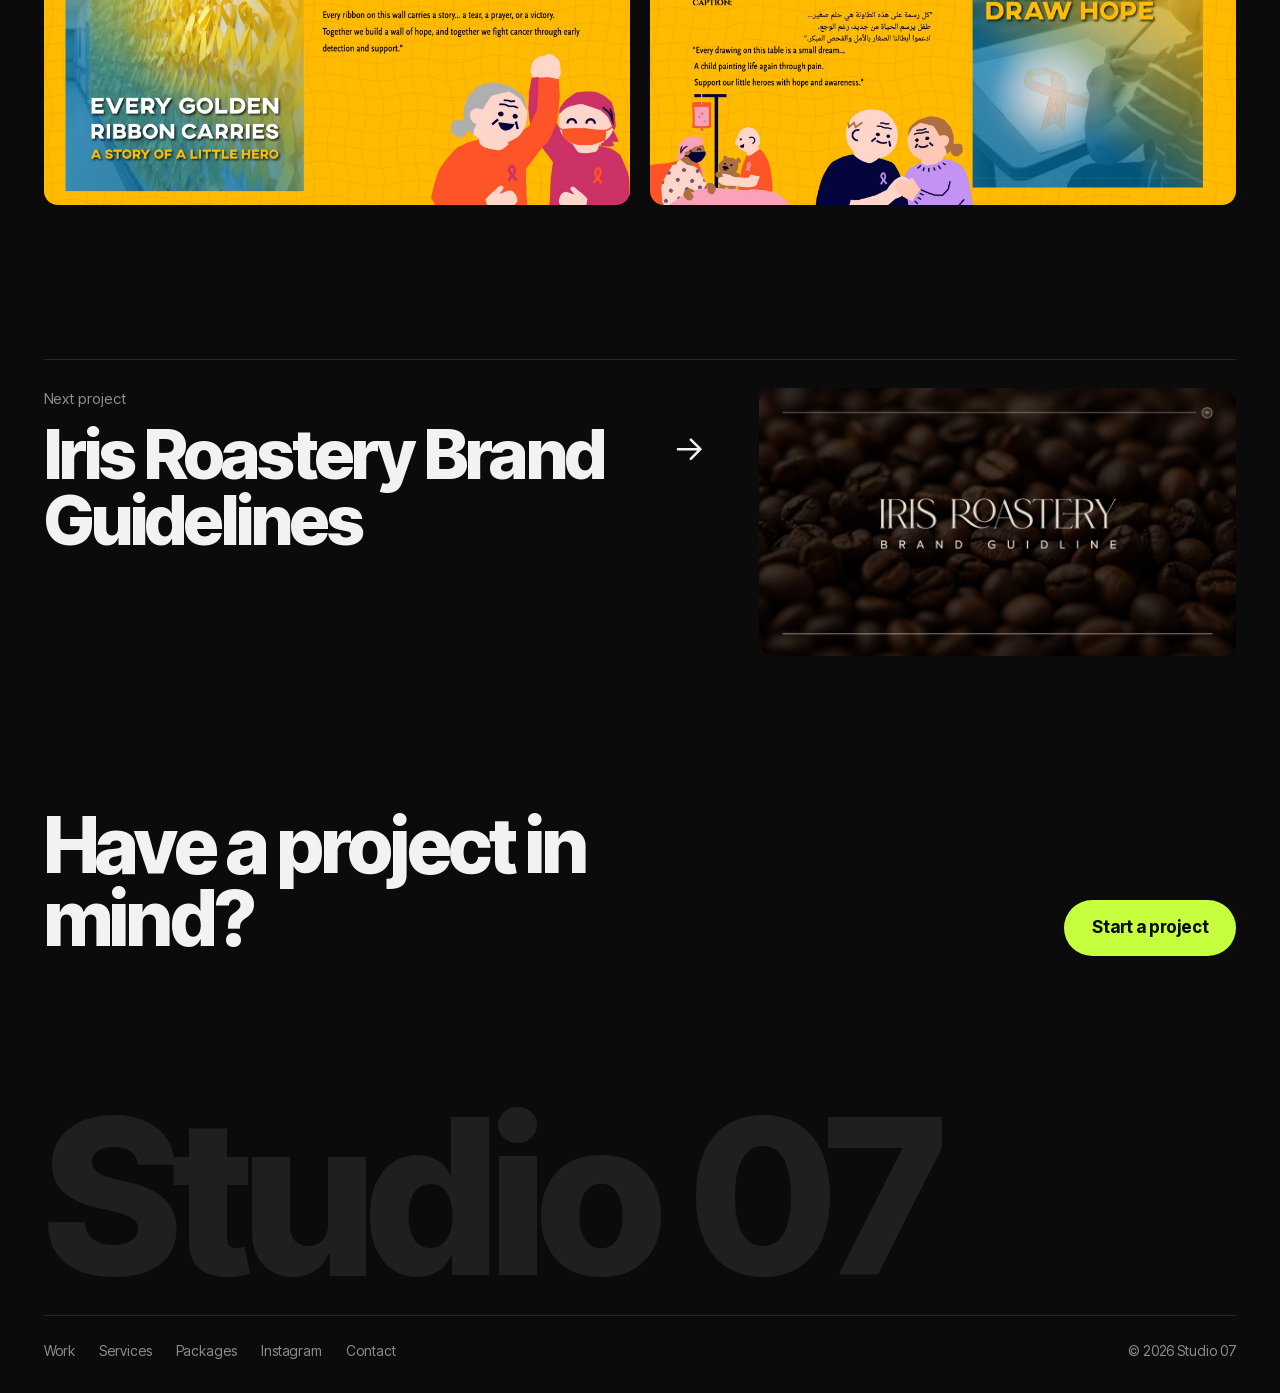
<file: work/childrens-cancer-campaign.html>
<!doctype html>
<html lang="en">
<head>
  <meta charset="utf-8">
  <meta name="viewport" content="width=device-width, initial-scale=1">
  <title>Children’s Cancer Campaign — Studio 07</title>
  <meta name="description" content="“Little Heroes”, a World Children’s Cancer Day campaign for an NGO: objectives and KPIs, visual identity, content pillars, post concepts and a shooting guide.">
  <meta name="theme-color" content="#0B0B0B">
  <link rel="preload" href="../assets/fonts/inter-tight-latin.woff2" as="font" type="font/woff2" crossorigin>
  <link rel="stylesheet" href="../assets/css/styles.css">
</head>
<body>
  <a class="skip" href="#main">Skip to content</a>
  <header class="nav" data-nav>
    <div class="nav__inner">
      <a class="nav__logo" href="../index.html"><img src="../assets/img/logo.png" alt="Studio 07" width="79" height="34"></a>
      <nav class="nav__links" aria-label="Primary">
        <a href="../work.html" aria-current="page">Work</a>
        <a href="../services.html">Services</a>
        <a href="../packages.html">Packages</a>
        <a href="../index.html#instagram">Instagram</a>
      </nav>
      <a class="btn btn--lime nav__cta" href="../index.html#start">Start a project</a>
      <button class="nav__menu" type="button" aria-expanded="false" aria-controls="mobile-menu" data-menu-toggle>
        <span class="sr-only">Menu</span>
        <svg viewBox="0 0 24 24" width="22" height="22" aria-hidden="true"><path d="M3 8h18M3 16h18" stroke="currentColor" stroke-width="1.8" stroke-linecap="round"/></svg>
      </button>
    </div>
    <div class="mobile-menu" id="mobile-menu" hidden>
      <a href="../work.html">Work</a>
      <a href="../services.html">Services</a>
      <a href="../packages.html">Packages</a>
      <a href="../index.html#instagram">Instagram</a>
      <a href="../contact.html">Contact</a>
    </div>
  </header>

  <main id="main">
    <article>
      <header class="case-head">
        <a class="link-back reveal" href="../work.html"><svg viewBox="0 0 24 24" width="18" height="18" aria-hidden="true"><path d="M19 12H5m0 0 6-6m-6 6 6 6" fill="none" stroke="currentColor" stroke-width="1.6" stroke-linecap="round" stroke-linejoin="round"/></svg> All work</a>
        <h1 class="case-head__title reveal">Children’s Cancer Campaign</h1>
        <div class="case-head__row reveal">
          <p class="case-head__summary">“Little Heroes”, a World Children’s Cancer Day campaign for an NGO: objectives and KPIs, visual identity, content pillars, post concepts and a shooting guide.</p>
          <dl class="case-meta">
            <div><dt>Client</dt><dd>Confidential (NGO)</dd></div>
            <div><dt>Year</dt><dd>2024</dd></div>
            <div><dt>Disciplines</dt><dd><ul class="tags"><li>Strategy</li></ul></dd></div>
          </dl>
        </div>
      </header>

      <figure class="case-cover reveal"><img src="../assets/work/childrens-cancer-campaign/p001.jpg" alt="Children’s Cancer Campaign — cover" fetchpriority="high"></figure>

      <div class="gallery">
        <figure class="shot shot--full reveal"><img src="../assets/work/childrens-cancer-campaign/p002.jpg" alt="Campaign objectives" loading="lazy" decoding="async"></figure>
        <figure class="shot reveal"><img src="../assets/work/childrens-cancer-campaign/p004.jpg" alt="Visual identity: colours, tone and style" loading="lazy" decoding="async"></figure>
        <figure class="shot reveal"><img src="../assets/work/childrens-cancer-campaign/p005.jpg" alt="Content pillars and ideas" loading="lazy" decoding="async"></figure>
        <figure class="shot shot--full reveal"><img src="../assets/work/childrens-cancer-campaign/p007.jpg" alt="Static post idea: the empty chair" loading="lazy" decoding="async"></figure>
        <figure class="shot reveal"><img src="../assets/work/childrens-cancer-campaign/p008.jpg" alt="Static post idea: a wall of golden ribbons" loading="lazy" decoding="async"></figure>
        <figure class="shot reveal"><img src="../assets/work/childrens-cancer-campaign/p009.jpg" alt="Static post idea: drawings of hope" loading="lazy" decoding="async"></figure>
      </div>
    </article>

    <nav class="section next-project" aria-label="Next project">
      <a class="next reveal" href="iris-roastery.html">
        <span class="next__label">Next project</span>
        <span class="next__title">Iris Roastery Brand Guidelines <svg viewBox="0 0 24 24" width="18" height="18" aria-hidden="true"><path d="M5 12h14m0 0-6-6m6 6-6 6" fill="none" stroke="currentColor" stroke-width="1.6" stroke-linecap="round" stroke-linejoin="round"/></svg></span>
        <span class="next__media"><img src="../assets/work/iris-roastery/p001.jpg" alt="" loading="lazy" decoding="async"></span>
      </a>
    </nav>

    <section class="section close-band" aria-labelledby="close-title">
      <h2 id="close-title" class="reveal">Have a project in mind?</h2>
      <a class="btn btn--lime btn--lg reveal" href="../index.html#start">Start a project</a>
    </section>
  </main>

  <footer class="footer">
    <div class="footer__big" aria-hidden="true">Studio 07</div>
    <div class="footer__row">
      <nav aria-label="Footer">
        <a href="../work.html">Work</a><a href="../services.html">Services</a><a href="../packages.html">Packages</a><a href="https://www.instagram.com/__studio.seven/" rel="noopener">Instagram</a><a href="../contact.html">Contact</a>
      </nav>
      <p>© 2026 Studio 07</p>
    </div>
  </footer>

  <script src="../assets/js/main.js" defer></script>
</body>
</html>
</file>
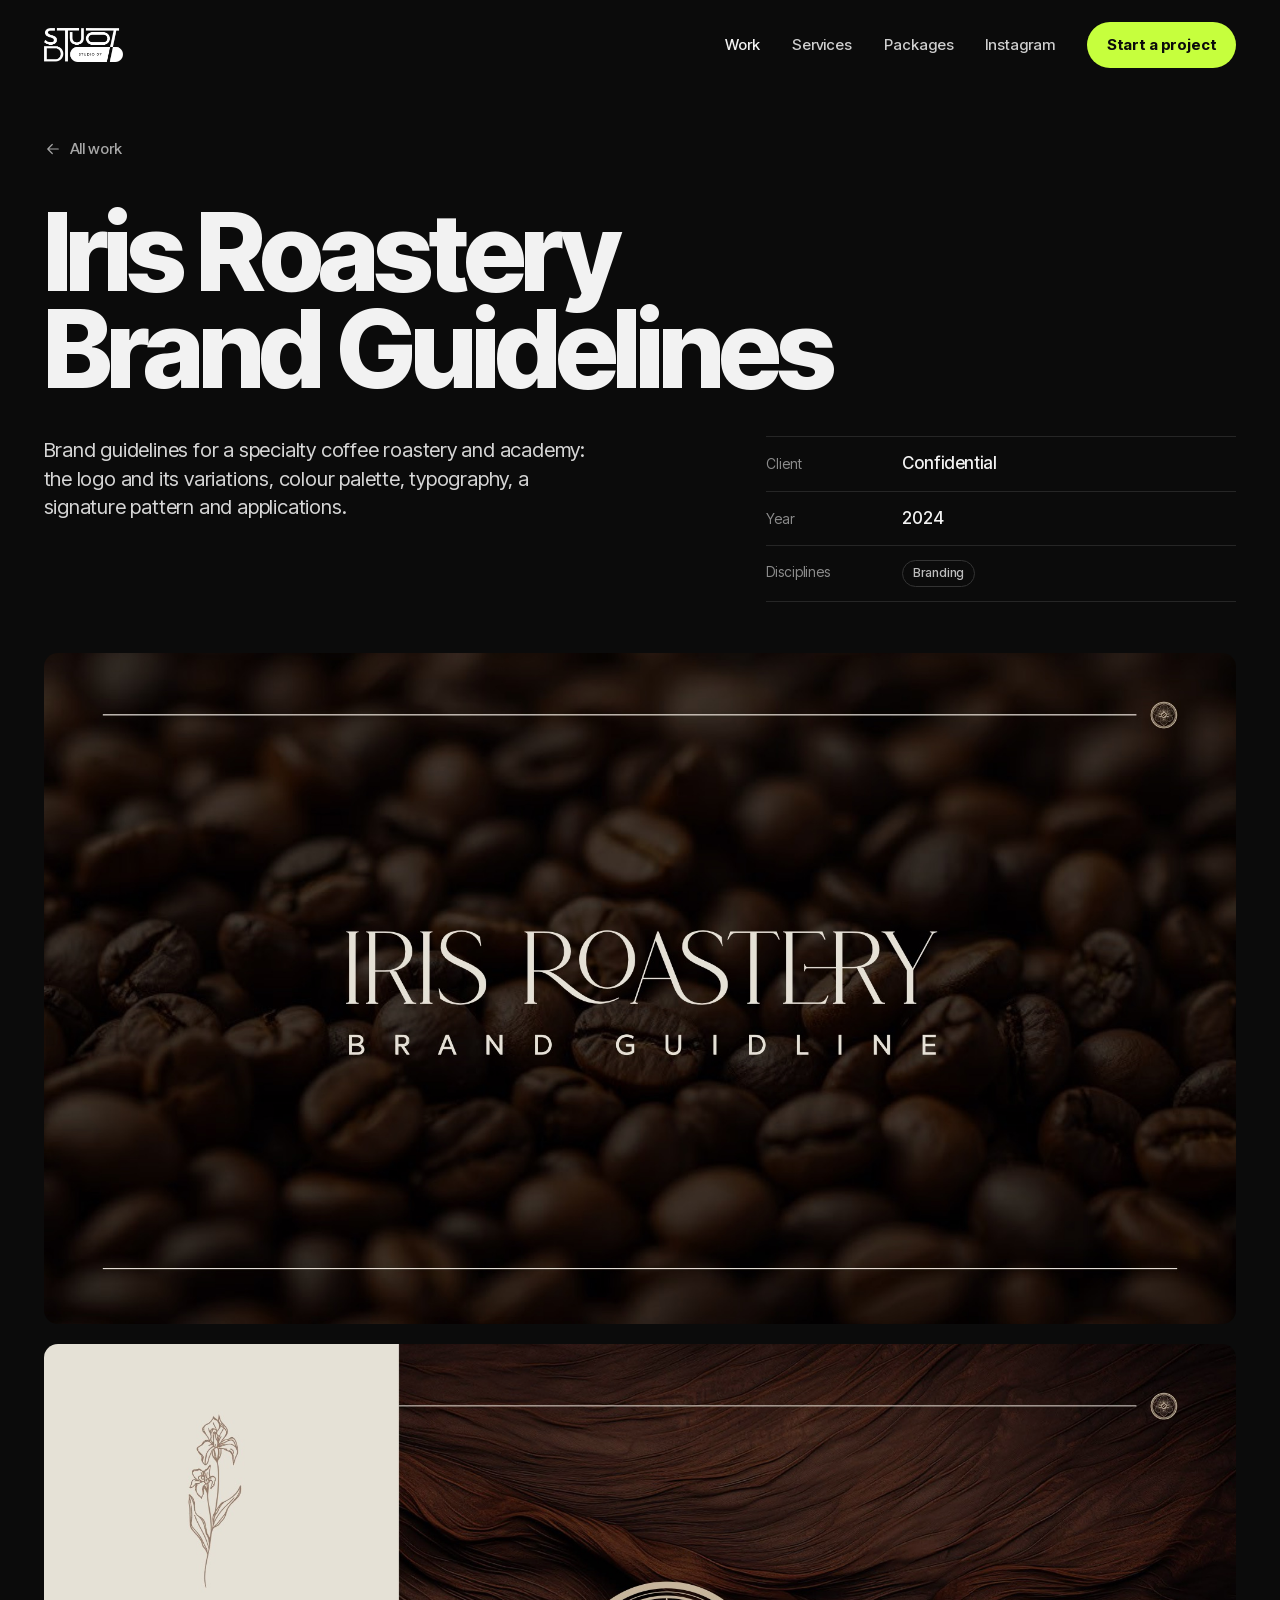
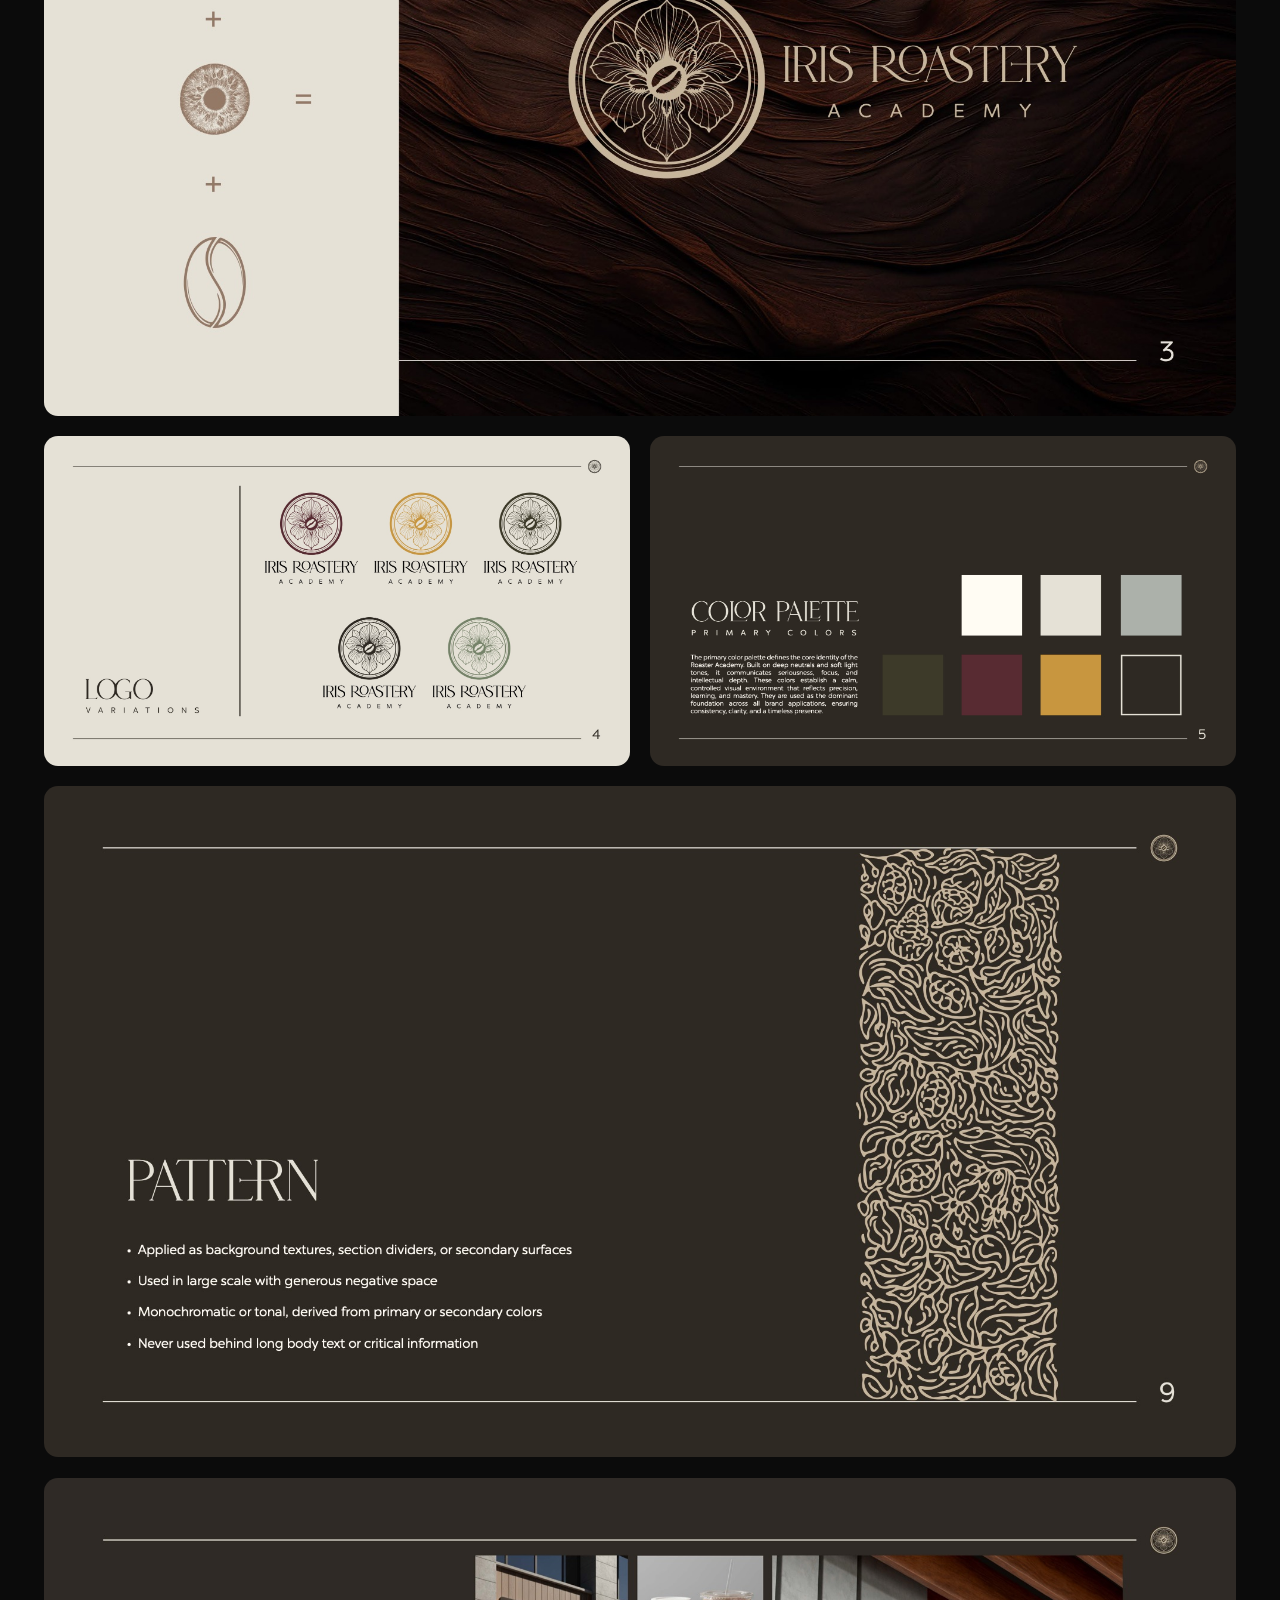
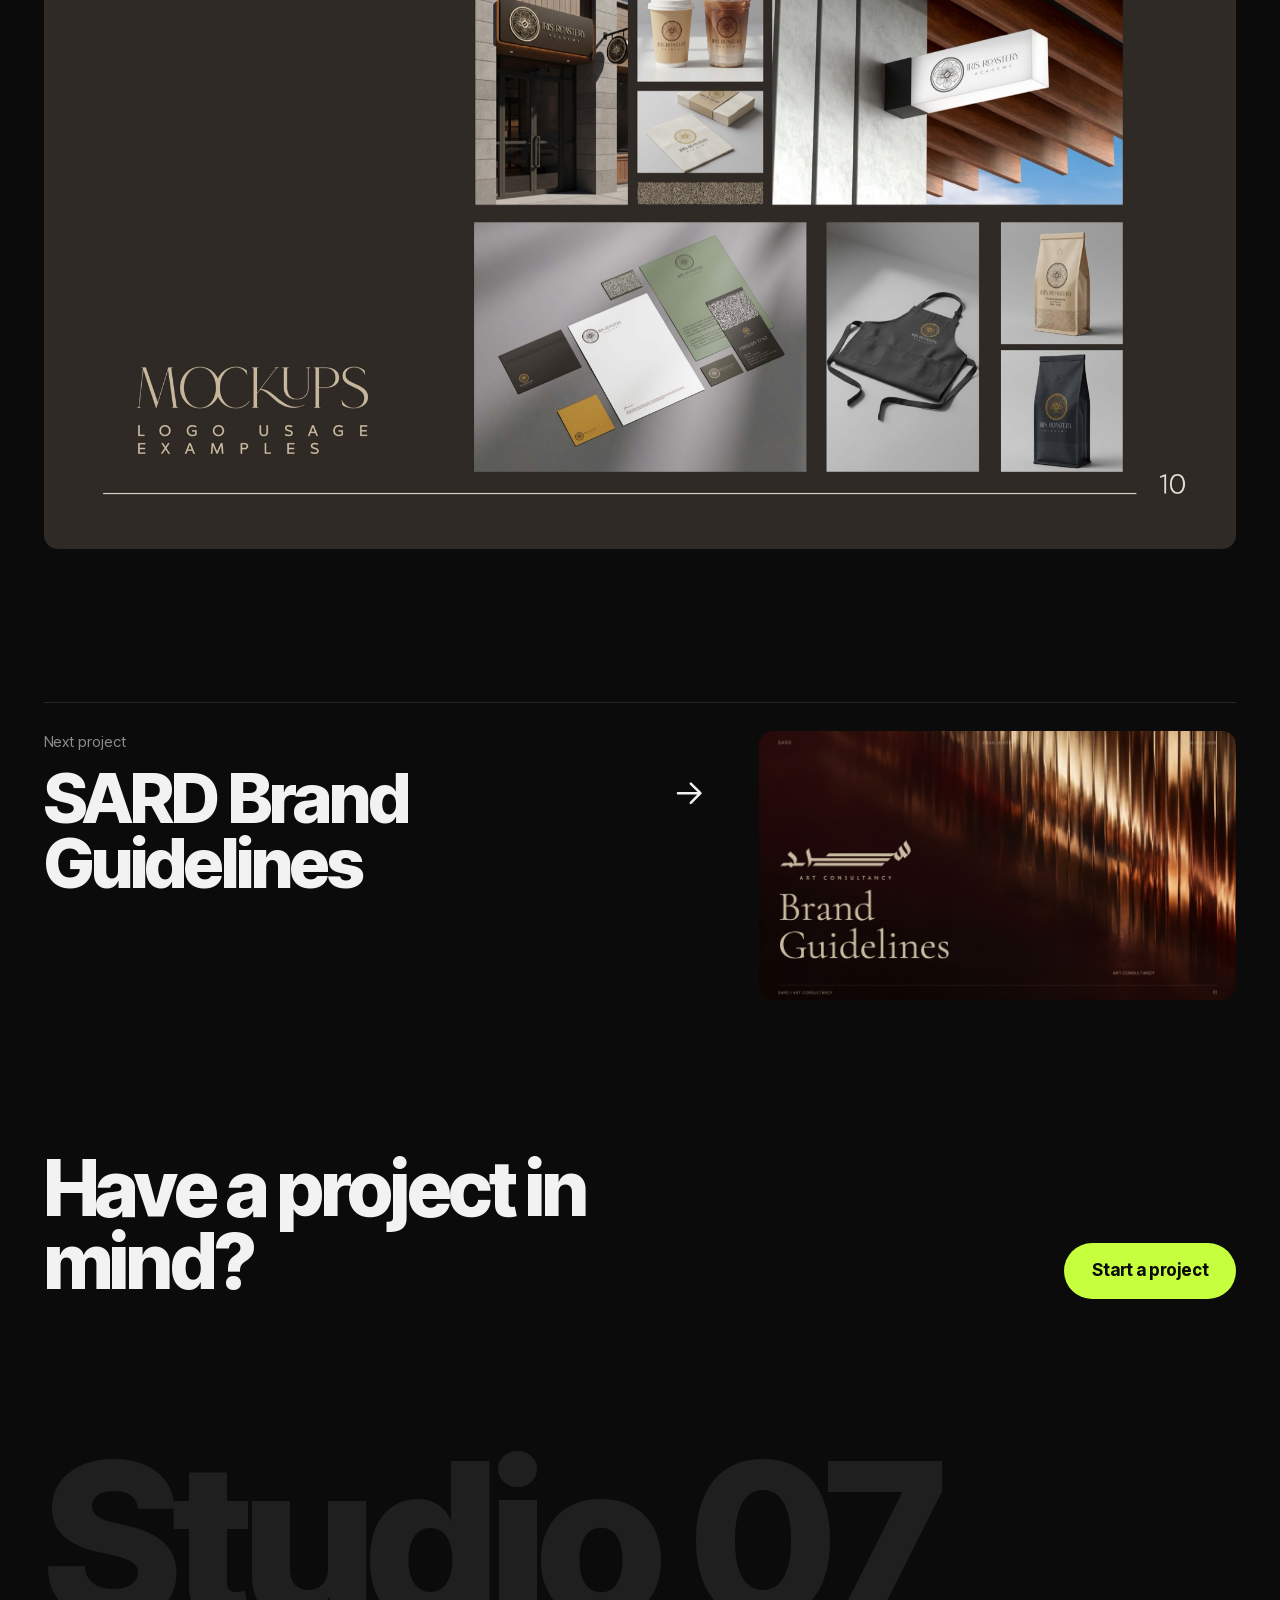
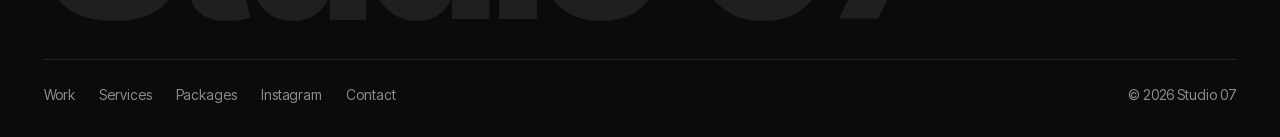
<file: work/iris-roastery.html>
<!doctype html>
<html lang="en">
<head>
  <meta charset="utf-8">
  <meta name="viewport" content="width=device-width, initial-scale=1">
  <title>Iris Roastery Brand Guidelines — Studio 07</title>
  <meta name="description" content="Brand guidelines for a specialty coffee roastery and academy: the logo and its variations, colour palette, typography, a signature pattern and applications.">
  <meta name="theme-color" content="#0B0B0B">
  <link rel="preload" href="../assets/fonts/inter-tight-latin.woff2" as="font" type="font/woff2" crossorigin>
  <link rel="stylesheet" href="../assets/css/styles.css">
</head>
<body>
  <a class="skip" href="#main">Skip to content</a>
  <header class="nav" data-nav>
    <div class="nav__inner">
      <a class="nav__logo" href="../index.html"><img src="../assets/img/logo.png" alt="Studio 07" width="79" height="34"></a>
      <nav class="nav__links" aria-label="Primary">
        <a href="../work.html" aria-current="page">Work</a>
        <a href="../services.html">Services</a>
        <a href="../packages.html">Packages</a>
        <a href="../index.html#instagram">Instagram</a>
      </nav>
      <a class="btn btn--lime nav__cta" href="../index.html#start">Start a project</a>
      <button class="nav__menu" type="button" aria-expanded="false" aria-controls="mobile-menu" data-menu-toggle>
        <span class="sr-only">Menu</span>
        <svg viewBox="0 0 24 24" width="22" height="22" aria-hidden="true"><path d="M3 8h18M3 16h18" stroke="currentColor" stroke-width="1.8" stroke-linecap="round"/></svg>
      </button>
    </div>
    <div class="mobile-menu" id="mobile-menu" hidden>
      <a href="../work.html">Work</a>
      <a href="../services.html">Services</a>
      <a href="../packages.html">Packages</a>
      <a href="../index.html#instagram">Instagram</a>
      <a href="../contact.html">Contact</a>
    </div>
  </header>

  <main id="main">
    <article>
      <header class="case-head">
        <a class="link-back reveal" href="../work.html"><svg viewBox="0 0 24 24" width="18" height="18" aria-hidden="true"><path d="M19 12H5m0 0 6-6m-6 6 6 6" fill="none" stroke="currentColor" stroke-width="1.6" stroke-linecap="round" stroke-linejoin="round"/></svg> All work</a>
        <h1 class="case-head__title reveal">Iris Roastery Brand Guidelines</h1>
        <div class="case-head__row reveal">
          <p class="case-head__summary">Brand guidelines for a specialty coffee roastery and academy: the logo and its variations, colour palette, typography, a signature pattern and applications.</p>
          <dl class="case-meta">
            <div><dt>Client</dt><dd>Confidential</dd></div>
            <div><dt>Year</dt><dd>2024</dd></div>
            <div><dt>Disciplines</dt><dd><ul class="tags"><li>Branding</li></ul></dd></div>
          </dl>
        </div>
      </header>

      <figure class="case-cover reveal"><img src="../assets/work/iris-roastery/p001.jpg" alt="Iris Roastery Brand Guidelines — cover" fetchpriority="high"></figure>

      <div class="gallery">
        <figure class="shot shot--full reveal"><img src="../assets/work/iris-roastery/p003.jpg" alt="Iris Roastery logo on a dark wood-grain background beside the coffee-flower sketch" loading="lazy" decoding="async"></figure>
        <figure class="shot reveal"><img src="../assets/work/iris-roastery/p004.jpg" alt="Logo variations in five colourways" loading="lazy" decoding="async"></figure>
        <figure class="shot reveal"><img src="../assets/work/iris-roastery/p005.jpg" alt="Primary colour palette" loading="lazy" decoding="async"></figure>
        <figure class="shot shot--full reveal"><img src="../assets/work/iris-roastery/p009.jpg" alt="The brand pattern" loading="lazy" decoding="async"></figure>
        <figure class="shot shot--full reveal"><img src="../assets/work/iris-roastery/p010.jpg" alt="Mockups: signage, cups, stationery, apron and packaging" loading="lazy" decoding="async"></figure>
      </div>
    </article>

    <nav class="section next-project" aria-label="Next project">
      <a class="next reveal" href="sard.html">
        <span class="next__label">Next project</span>
        <span class="next__title">SARD Brand Guidelines <svg viewBox="0 0 24 24" width="18" height="18" aria-hidden="true"><path d="M5 12h14m0 0-6-6m6 6-6 6" fill="none" stroke="currentColor" stroke-width="1.6" stroke-linecap="round" stroke-linejoin="round"/></svg></span>
        <span class="next__media"><img src="../assets/work/sard/p001.jpg" alt="" loading="lazy" decoding="async"></span>
      </a>
    </nav>

    <section class="section close-band" aria-labelledby="close-title">
      <h2 id="close-title" class="reveal">Have a project in mind?</h2>
      <a class="btn btn--lime btn--lg reveal" href="../index.html#start">Start a project</a>
    </section>
  </main>

  <footer class="footer">
    <div class="footer__big" aria-hidden="true">Studio 07</div>
    <div class="footer__row">
      <nav aria-label="Footer">
        <a href="../work.html">Work</a><a href="../services.html">Services</a><a href="../packages.html">Packages</a><a href="https://www.instagram.com/__studio.seven/" rel="noopener">Instagram</a><a href="../contact.html">Contact</a>
      </nav>
      <p>© 2026 Studio 07</p>
    </div>
  </footer>

  <script src="../assets/js/main.js" defer></script>
</body>
</html>
</file>
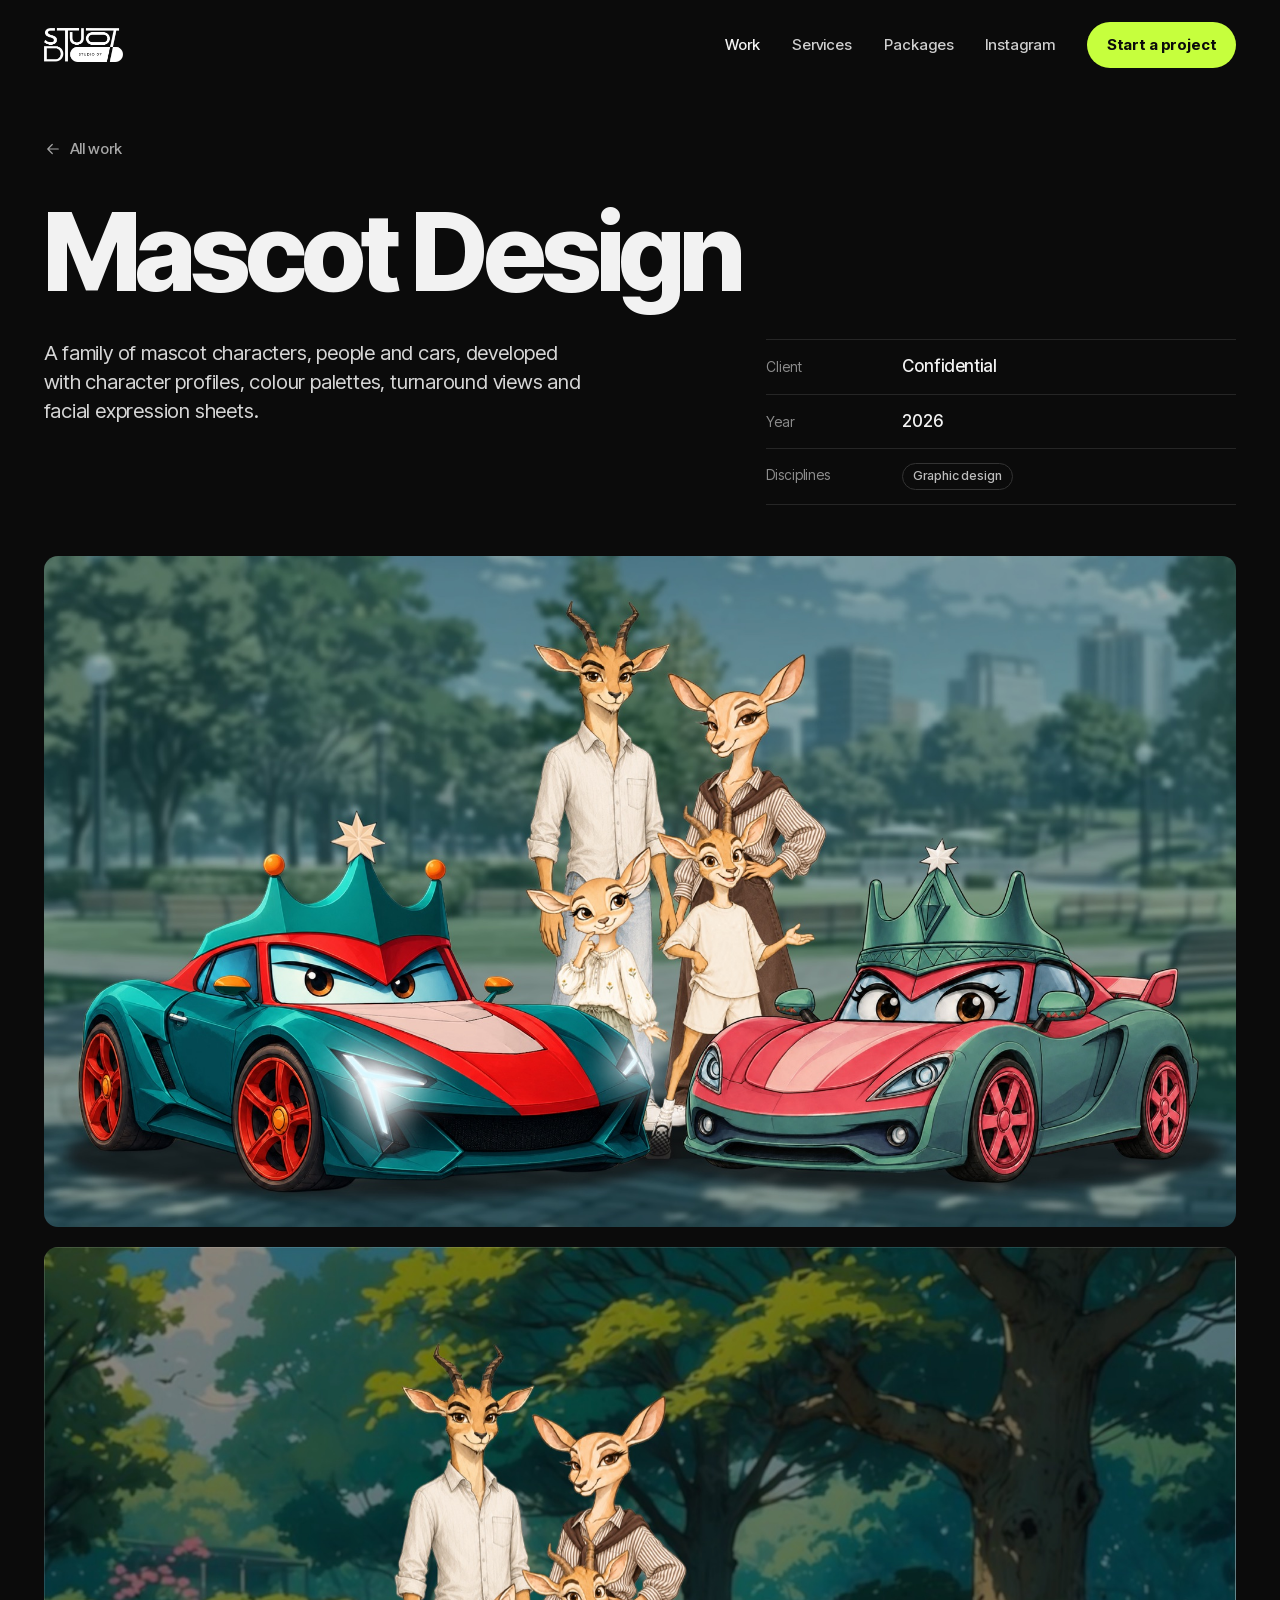
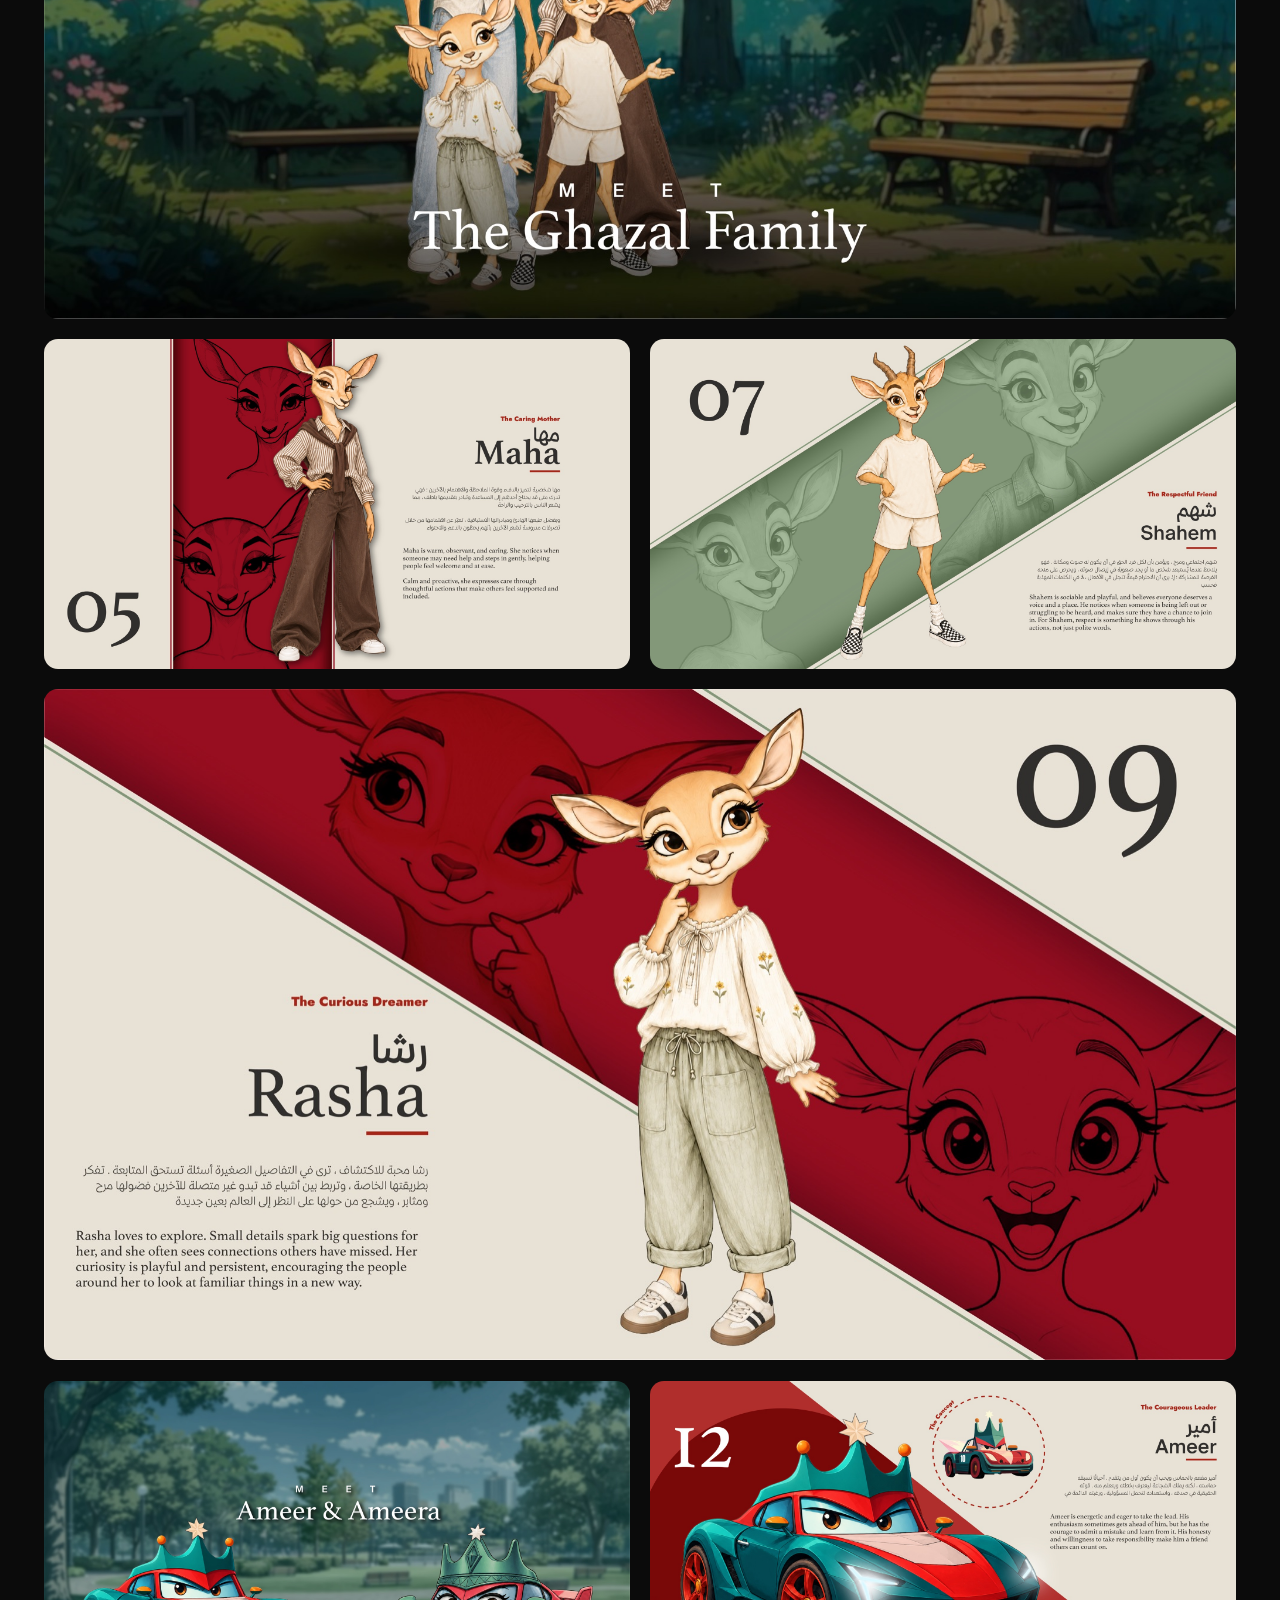
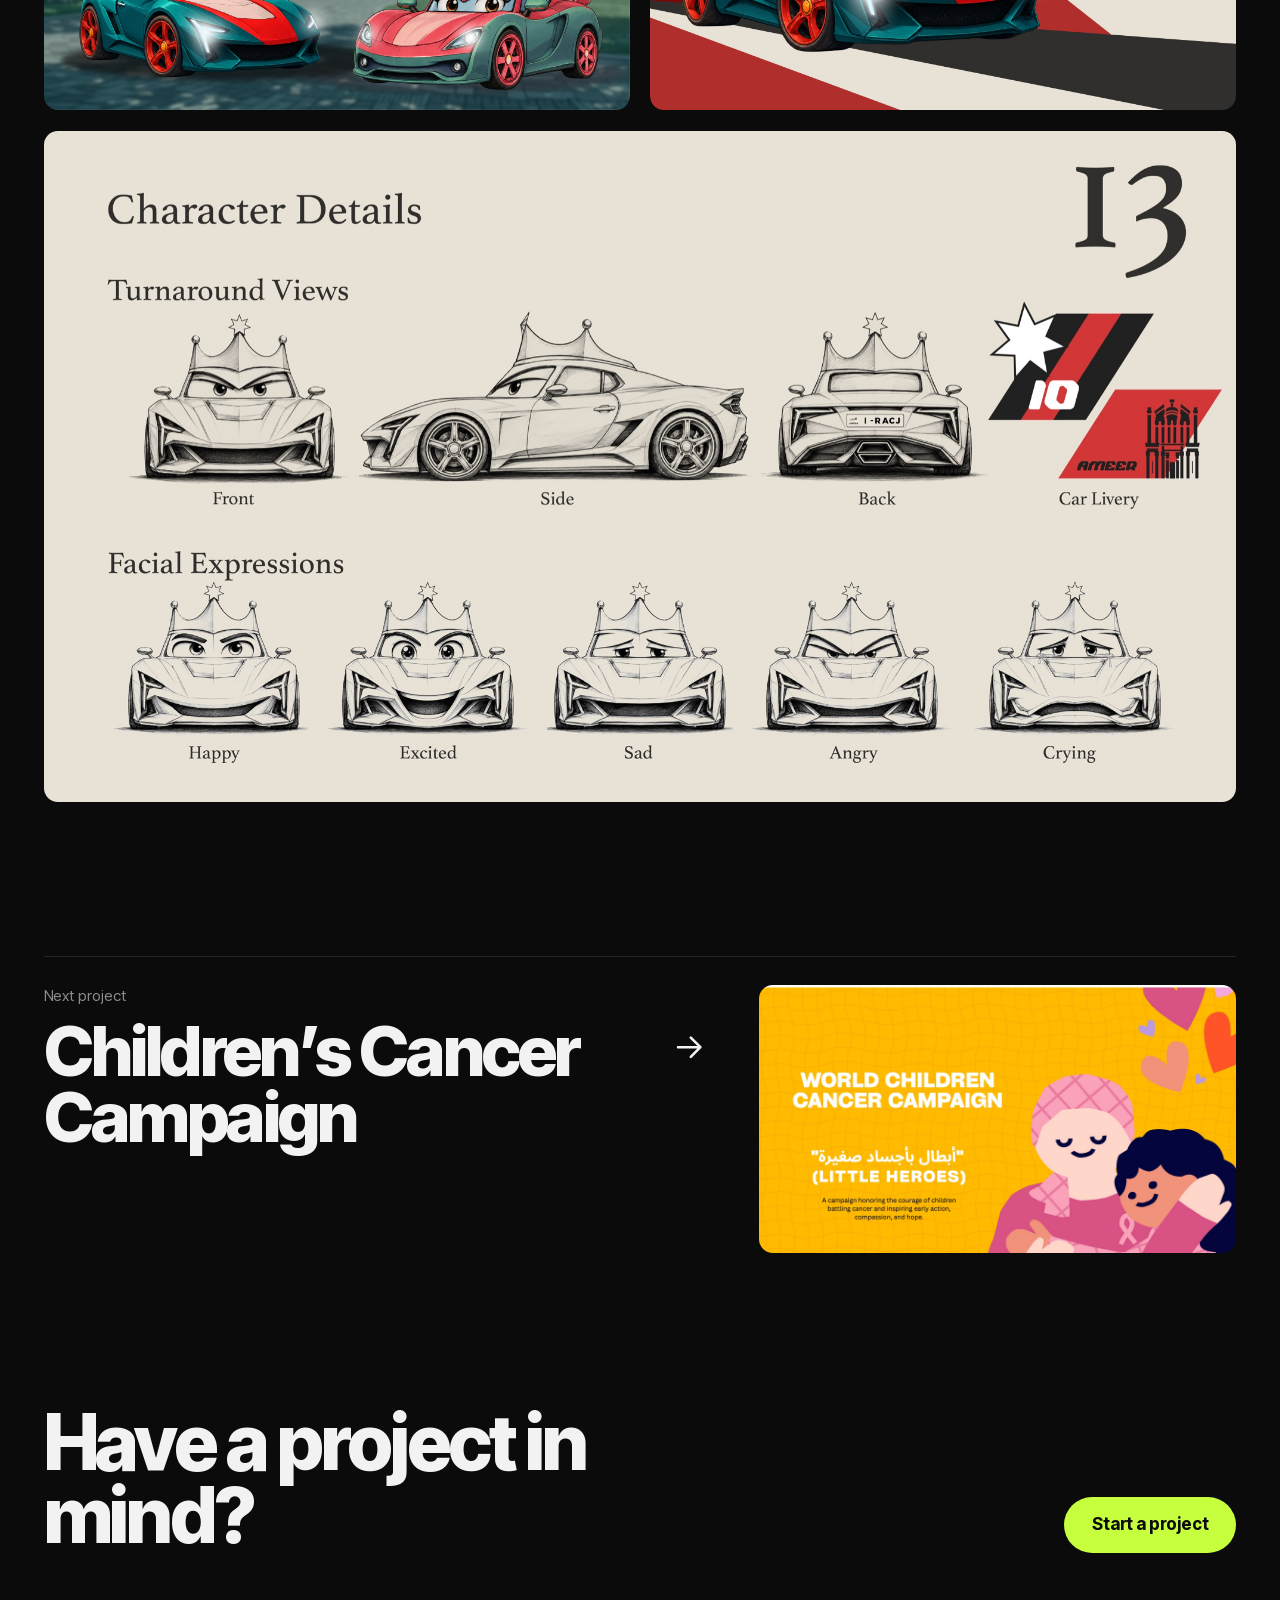
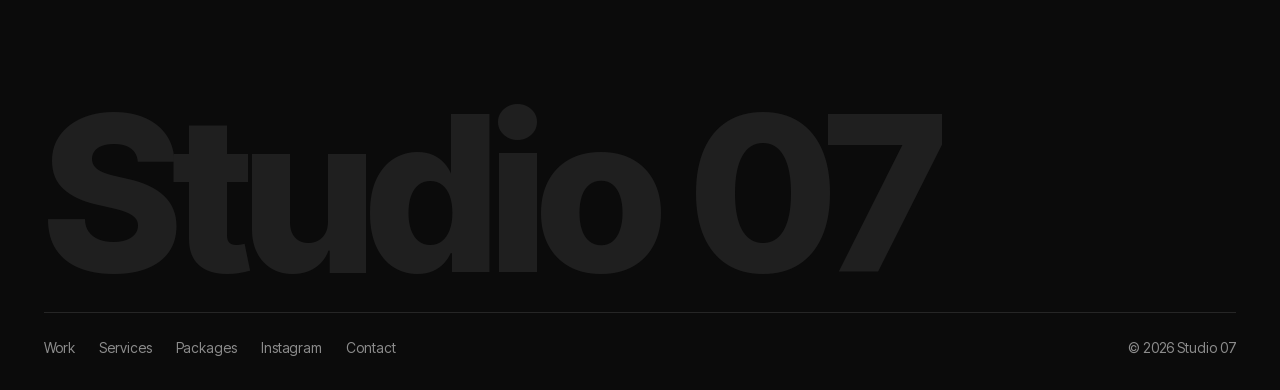
<file: work/mascot-design.html>
<!doctype html>
<html lang="en">
<head>
  <meta charset="utf-8">
  <meta name="viewport" content="width=device-width, initial-scale=1">
  <title>Mascot Design — Studio 07</title>
  <meta name="description" content="A family of mascot characters, people and cars, developed with character profiles, colour palettes, turnaround views and facial expression sheets.">
  <meta name="theme-color" content="#0B0B0B">
  <link rel="preload" href="../assets/fonts/inter-tight-latin.woff2" as="font" type="font/woff2" crossorigin>
  <link rel="stylesheet" href="../assets/css/styles.css">
</head>
<body>
  <a class="skip" href="#main">Skip to content</a>
  <header class="nav" data-nav>
    <div class="nav__inner">
      <a class="nav__logo" href="../index.html"><img src="../assets/img/logo.png" alt="Studio 07" width="79" height="34"></a>
      <nav class="nav__links" aria-label="Primary">
        <a href="../work.html" aria-current="page">Work</a>
        <a href="../services.html">Services</a>
        <a href="../packages.html">Packages</a>
        <a href="../index.html#instagram">Instagram</a>
      </nav>
      <a class="btn btn--lime nav__cta" href="../index.html#start">Start a project</a>
      <button class="nav__menu" type="button" aria-expanded="false" aria-controls="mobile-menu" data-menu-toggle>
        <span class="sr-only">Menu</span>
        <svg viewBox="0 0 24 24" width="22" height="22" aria-hidden="true"><path d="M3 8h18M3 16h18" stroke="currentColor" stroke-width="1.8" stroke-linecap="round"/></svg>
      </button>
    </div>
    <div class="mobile-menu" id="mobile-menu" hidden>
      <a href="../work.html">Work</a>
      <a href="../services.html">Services</a>
      <a href="../packages.html">Packages</a>
      <a href="../index.html#instagram">Instagram</a>
      <a href="../contact.html">Contact</a>
    </div>
  </header>

  <main id="main">
    <article>
      <header class="case-head">
        <a class="link-back reveal" href="../work.html"><svg viewBox="0 0 24 24" width="18" height="18" aria-hidden="true"><path d="M19 12H5m0 0 6-6m-6 6 6 6" fill="none" stroke="currentColor" stroke-width="1.6" stroke-linecap="round" stroke-linejoin="round"/></svg> All work</a>
        <h1 class="case-head__title reveal">Mascot Design</h1>
        <div class="case-head__row reveal">
          <p class="case-head__summary">A family of mascot characters, people and cars, developed with character profiles, colour palettes, turnaround views and facial expression sheets.</p>
          <dl class="case-meta">
            <div><dt>Client</dt><dd>Confidential</dd></div>
            <div><dt>Year</dt><dd>2026</dd></div>
            <div><dt>Disciplines</dt><dd><ul class="tags"><li>Graphic design</li></ul></dd></div>
          </dl>
        </div>
      </header>

      <figure class="case-cover reveal"><img src="../assets/work/mascot-design/p020.jpg" alt="Mascot Design — cover" fetchpriority="high"></figure>

      <div class="gallery">
        <figure class="shot shot--full reveal"><img src="../assets/work/mascot-design/p006.jpg" alt="The family of characters in a park" loading="lazy" decoding="async"></figure>
        <figure class="shot reveal"><img src="../assets/work/mascot-design/p009.jpg" alt="Character profile: Maha" loading="lazy" decoding="async"></figure>
        <figure class="shot reveal"><img src="../assets/work/mascot-design/p011.jpg" alt="Character profile: Shahem" loading="lazy" decoding="async"></figure>
        <figure class="shot shot--full reveal"><img src="../assets/work/mascot-design/p013.jpg" alt="Character profile: Rasha" loading="lazy" decoding="async"></figure>
        <figure class="shot reveal"><img src="../assets/work/mascot-design/p015.jpg" alt="The two car characters, Ameer and Ameera" loading="lazy" decoding="async"></figure>
        <figure class="shot reveal"><img src="../assets/work/mascot-design/p016.jpg" alt="Character profile: Ameer" loading="lazy" decoding="async"></figure>
        <figure class="shot shot--full reveal"><img src="../assets/work/mascot-design/p017.jpg" alt="Turnaround views and facial expressions" loading="lazy" decoding="async"></figure>
      </div>
    </article>

    <nav class="section next-project" aria-label="Next project">
      <a class="next reveal" href="childrens-cancer-campaign.html">
        <span class="next__label">Next project</span>
        <span class="next__title">Children’s Cancer Campaign <svg viewBox="0 0 24 24" width="18" height="18" aria-hidden="true"><path d="M5 12h14m0 0-6-6m6 6-6 6" fill="none" stroke="currentColor" stroke-width="1.6" stroke-linecap="round" stroke-linejoin="round"/></svg></span>
        <span class="next__media"><img src="../assets/work/childrens-cancer-campaign/p001.jpg" alt="" loading="lazy" decoding="async"></span>
      </a>
    </nav>

    <section class="section close-band" aria-labelledby="close-title">
      <h2 id="close-title" class="reveal">Have a project in mind?</h2>
      <a class="btn btn--lime btn--lg reveal" href="../index.html#start">Start a project</a>
    </section>
  </main>

  <footer class="footer">
    <div class="footer__big" aria-hidden="true">Studio 07</div>
    <div class="footer__row">
      <nav aria-label="Footer">
        <a href="../work.html">Work</a><a href="../services.html">Services</a><a href="../packages.html">Packages</a><a href="https://www.instagram.com/__studio.seven/" rel="noopener">Instagram</a><a href="../contact.html">Contact</a>
      </nav>
      <p>© 2026 Studio 07</p>
    </div>
  </footer>

  <script src="../assets/js/main.js" defer></script>
</body>
</html>
</file>
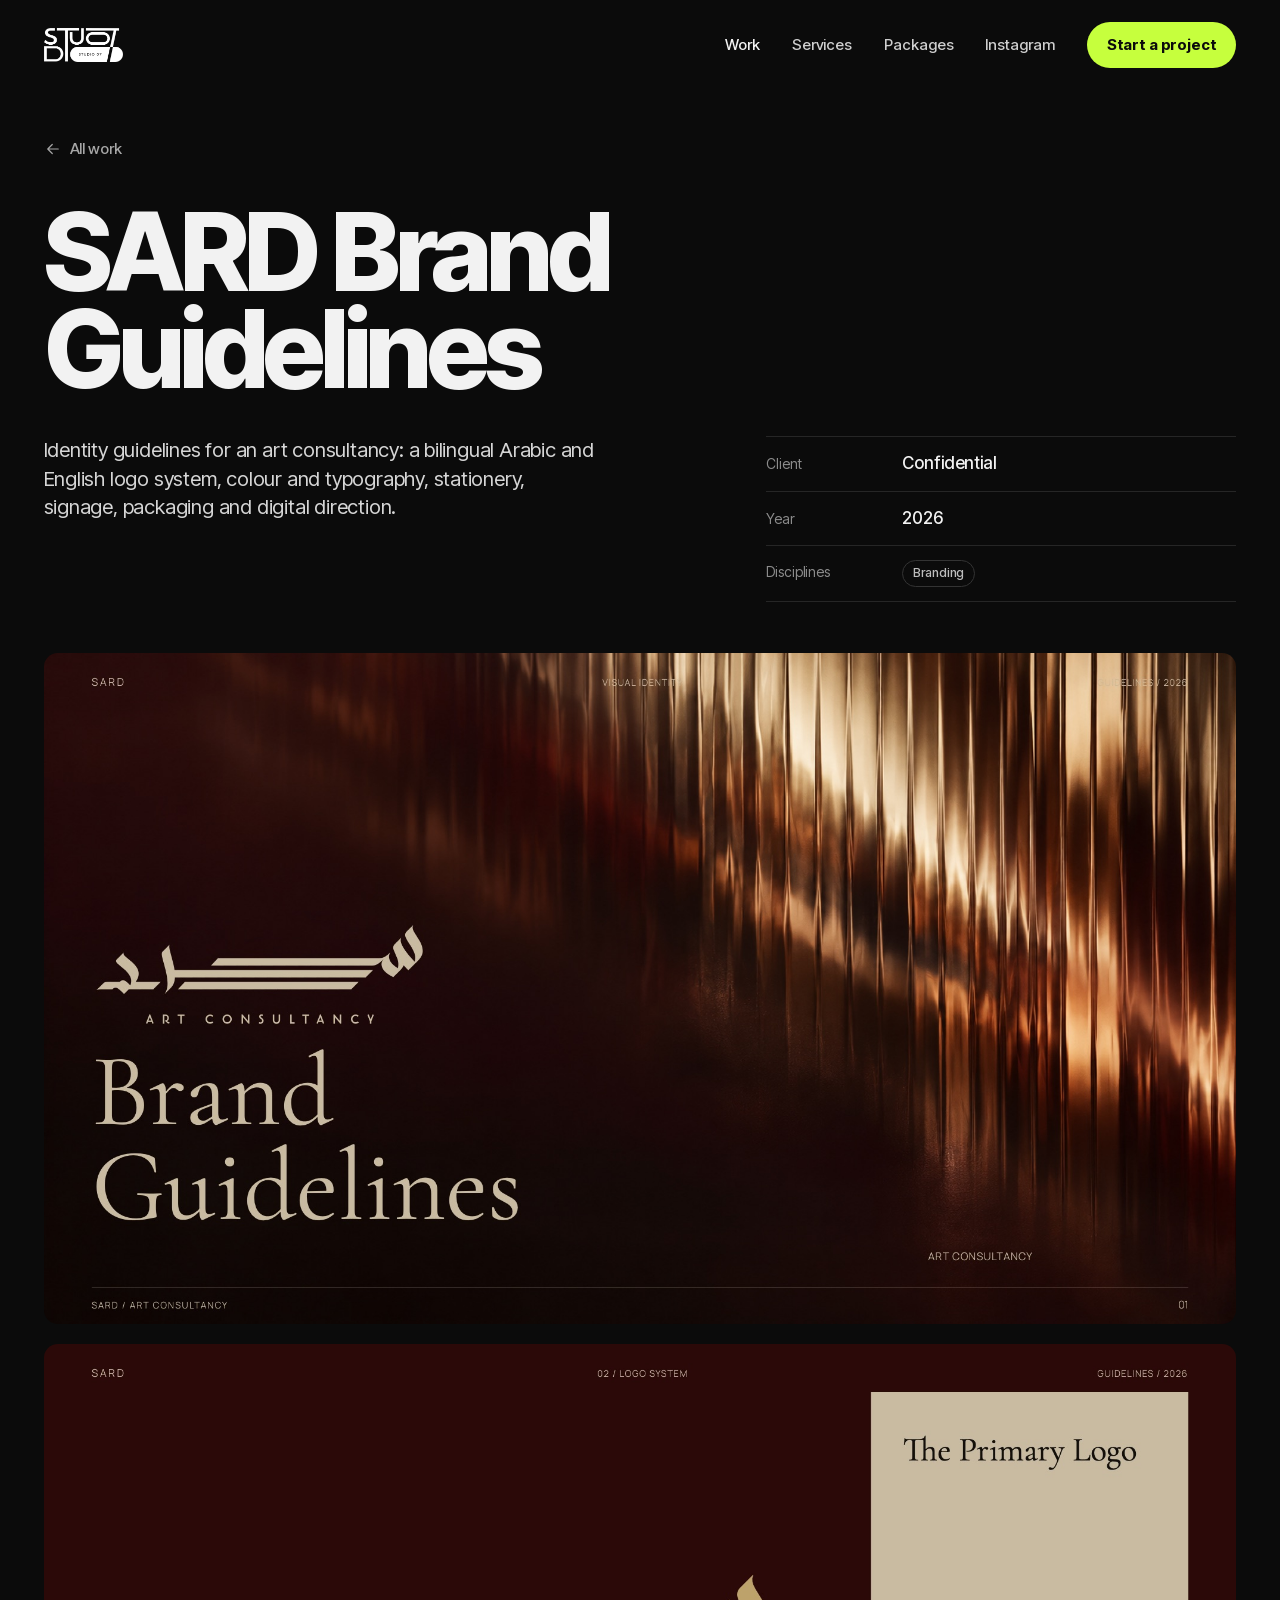
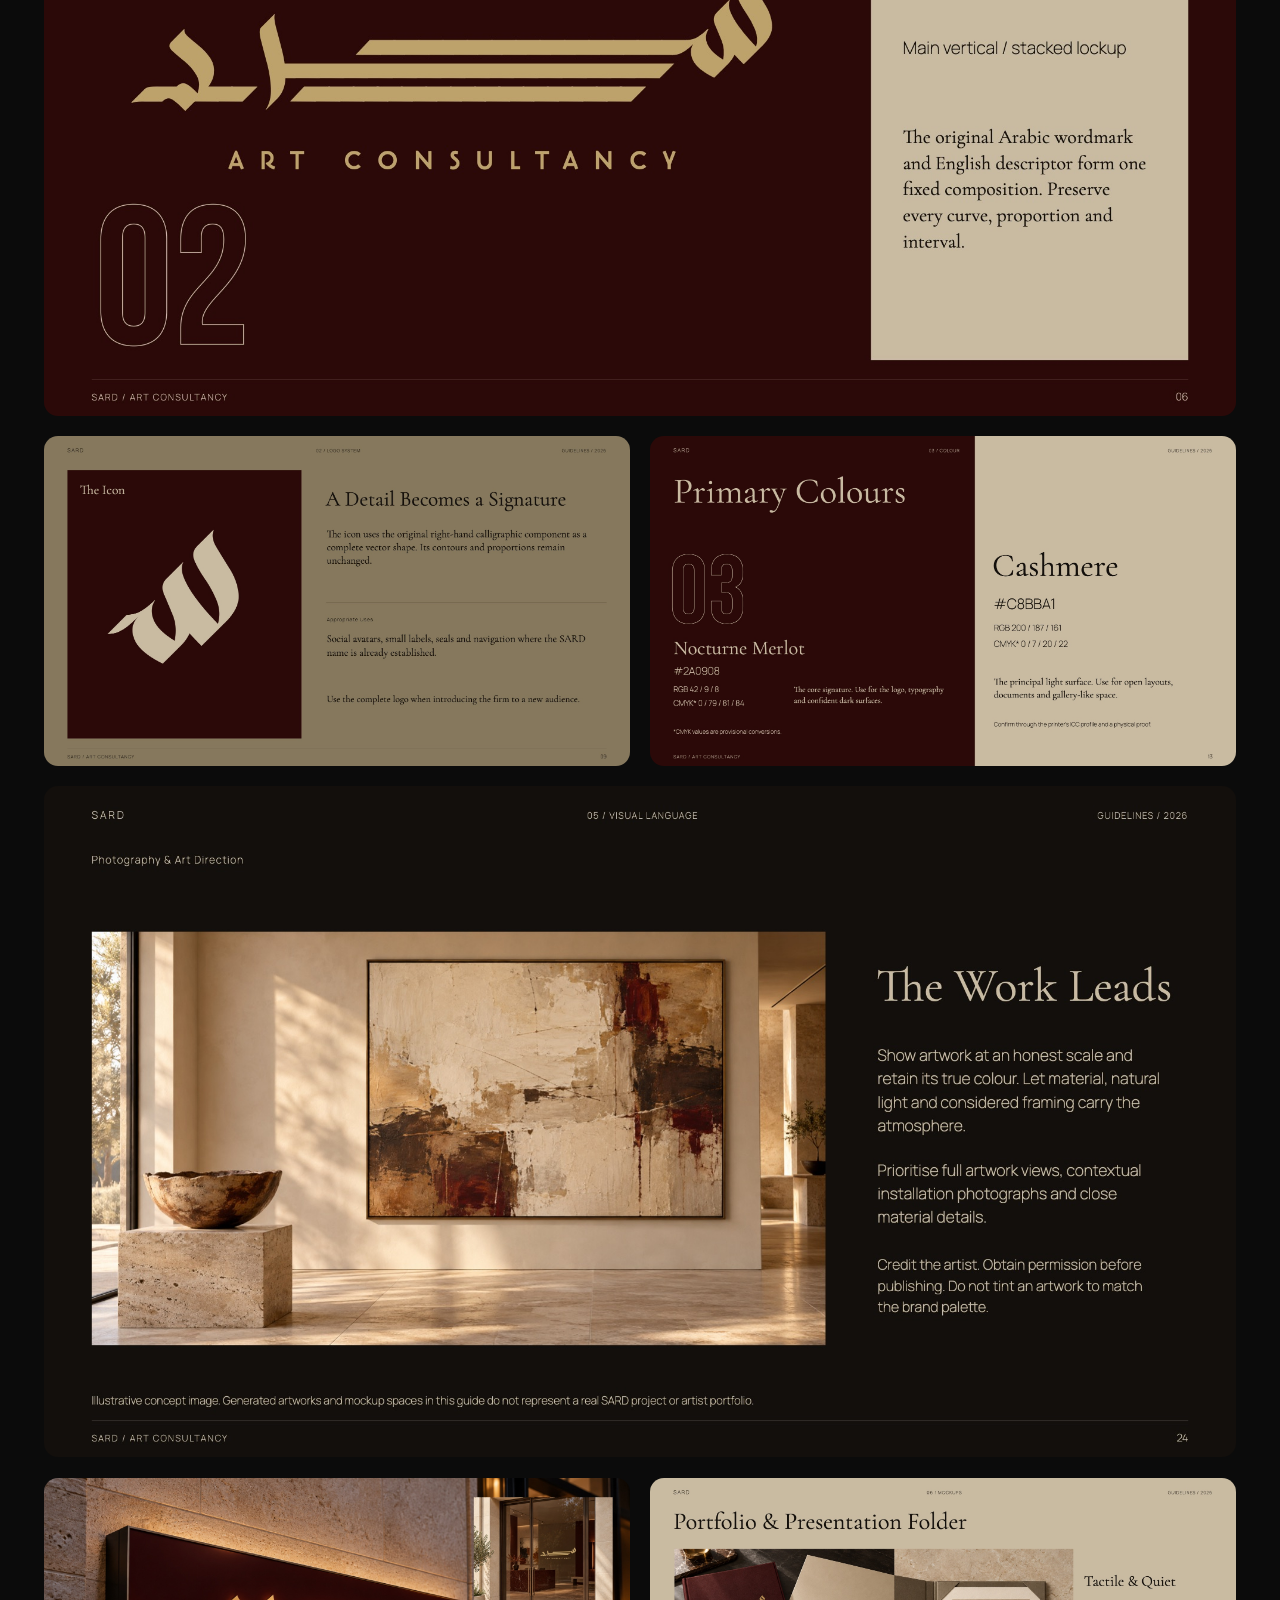
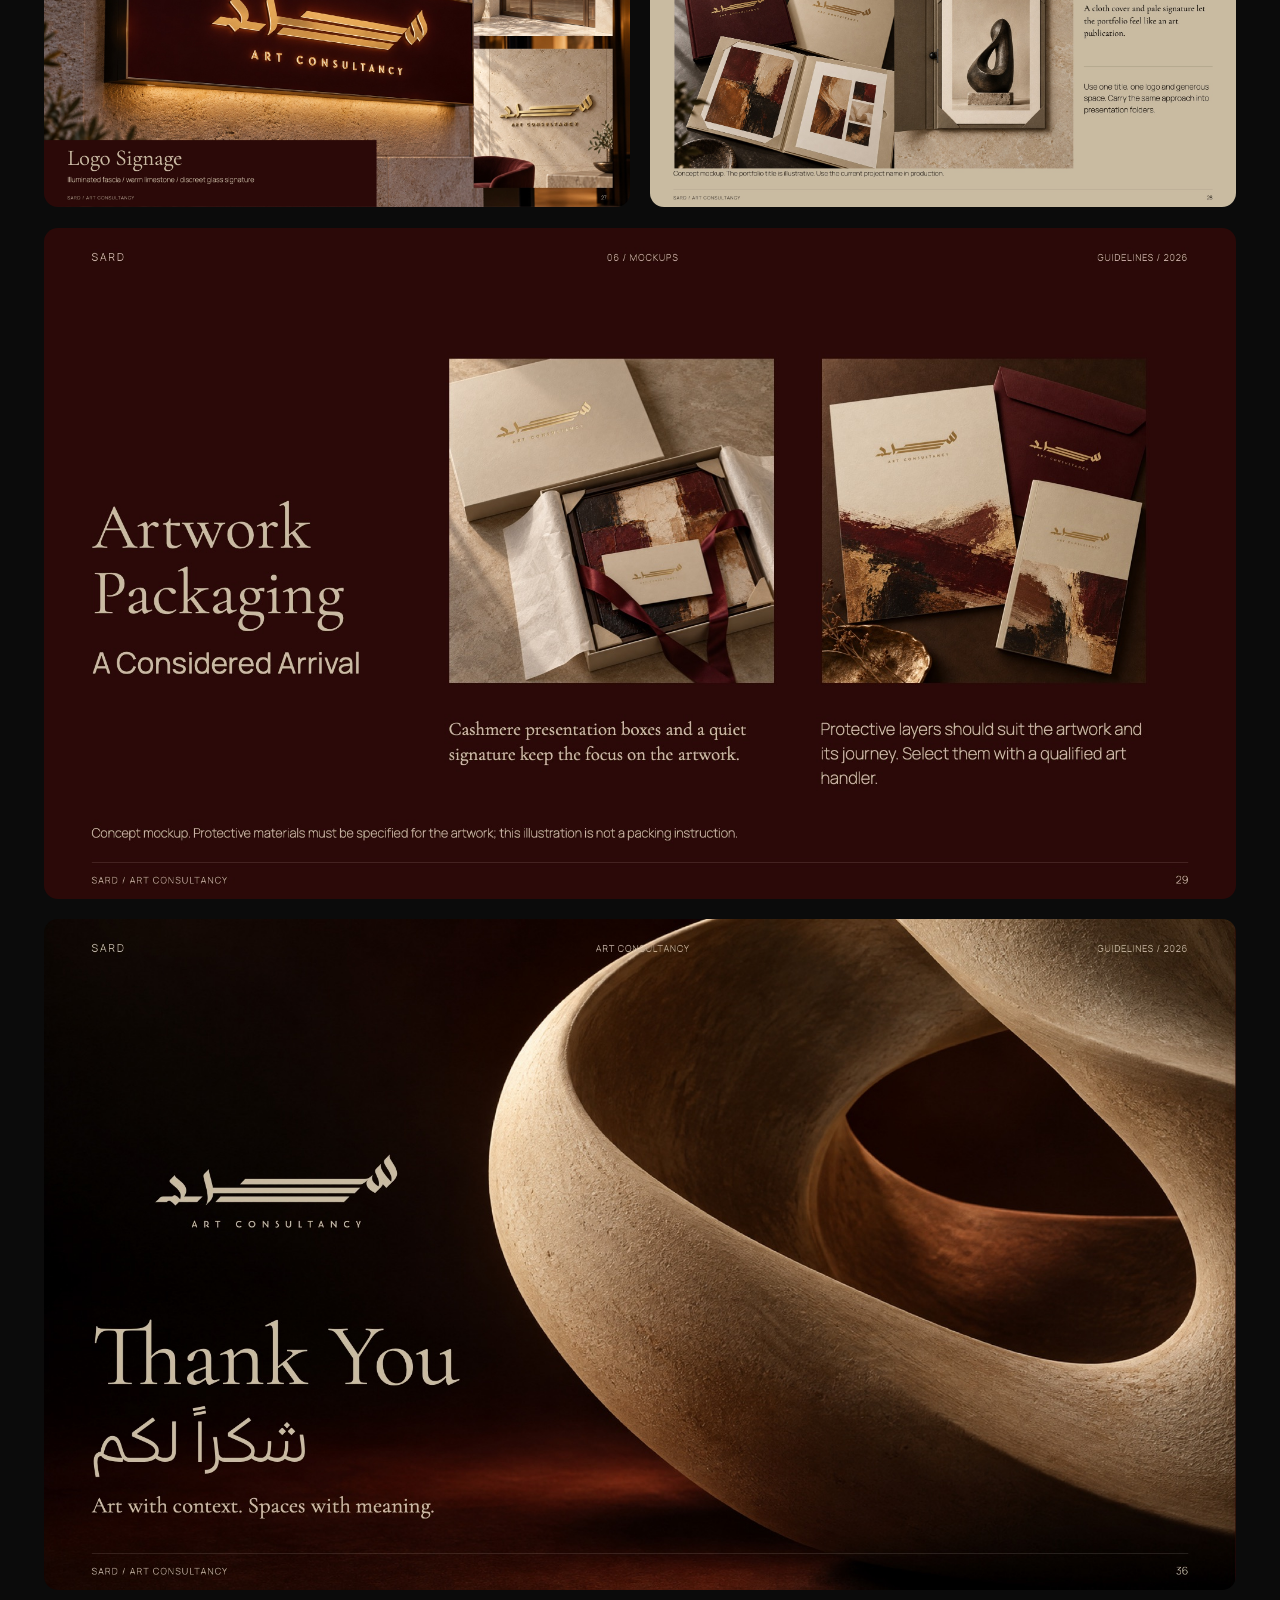
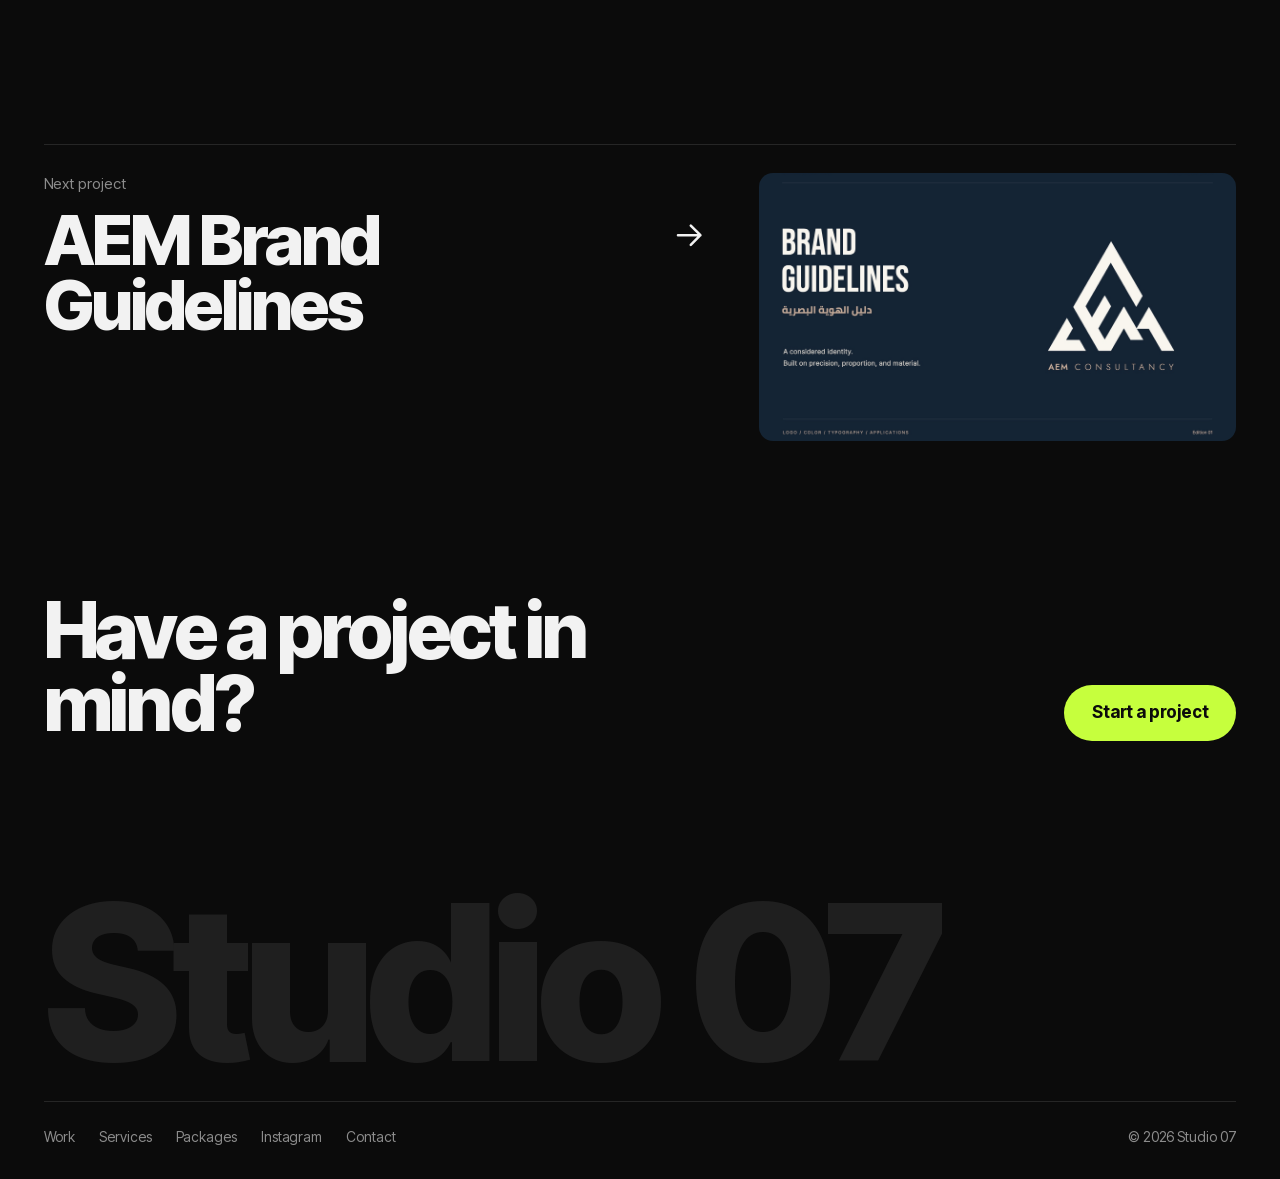
<file: work/sard.html>
<!doctype html>
<html lang="en">
<head>
  <meta charset="utf-8">
  <meta name="viewport" content="width=device-width, initial-scale=1">
  <title>SARD Brand Guidelines — Studio 07</title>
  <meta name="description" content="Identity guidelines for an art consultancy: a bilingual Arabic and English logo system, colour and typography, stationery, signage, packaging and digital direction.">
  <meta name="theme-color" content="#0B0B0B">
  <link rel="preload" href="../assets/fonts/inter-tight-latin.woff2" as="font" type="font/woff2" crossorigin>
  <link rel="stylesheet" href="../assets/css/styles.css">
</head>
<body>
  <a class="skip" href="#main">Skip to content</a>
  <header class="nav" data-nav>
    <div class="nav__inner">
      <a class="nav__logo" href="../index.html"><img src="../assets/img/logo.png" alt="Studio 07" width="79" height="34"></a>
      <nav class="nav__links" aria-label="Primary">
        <a href="../work.html" aria-current="page">Work</a>
        <a href="../services.html">Services</a>
        <a href="../packages.html">Packages</a>
        <a href="../index.html#instagram">Instagram</a>
      </nav>
      <a class="btn btn--lime nav__cta" href="../index.html#start">Start a project</a>
      <button class="nav__menu" type="button" aria-expanded="false" aria-controls="mobile-menu" data-menu-toggle>
        <span class="sr-only">Menu</span>
        <svg viewBox="0 0 24 24" width="22" height="22" aria-hidden="true"><path d="M3 8h18M3 16h18" stroke="currentColor" stroke-width="1.8" stroke-linecap="round"/></svg>
      </button>
    </div>
    <div class="mobile-menu" id="mobile-menu" hidden>
      <a href="../work.html">Work</a>
      <a href="../services.html">Services</a>
      <a href="../packages.html">Packages</a>
      <a href="../index.html#instagram">Instagram</a>
      <a href="../contact.html">Contact</a>
    </div>
  </header>

  <main id="main">
    <article>
      <header class="case-head">
        <a class="link-back reveal" href="../work.html"><svg viewBox="0 0 24 24" width="18" height="18" aria-hidden="true"><path d="M19 12H5m0 0 6-6m-6 6 6 6" fill="none" stroke="currentColor" stroke-width="1.6" stroke-linecap="round" stroke-linejoin="round"/></svg> All work</a>
        <h1 class="case-head__title reveal">SARD Brand Guidelines</h1>
        <div class="case-head__row reveal">
          <p class="case-head__summary">Identity guidelines for an art consultancy: a bilingual Arabic and English logo system, colour and typography, stationery, signage, packaging and digital direction.</p>
          <dl class="case-meta">
            <div><dt>Client</dt><dd>Confidential</dd></div>
            <div><dt>Year</dt><dd>2026</dd></div>
            <div><dt>Disciplines</dt><dd><ul class="tags"><li>Branding</li></ul></dd></div>
          </dl>
        </div>
      </header>

      <figure class="case-cover reveal"><img src="../assets/work/sard/p001.jpg" alt="SARD Brand Guidelines — cover" fetchpriority="high"></figure>

      <div class="gallery">
        <figure class="shot shot--full reveal"><img src="../assets/work/sard/p006.jpg" alt="The primary SARD logo" loading="lazy" decoding="async"></figure>
        <figure class="shot reveal"><img src="../assets/work/sard/p009.jpg" alt="The icon drawn from the Arabic calligraphy" loading="lazy" decoding="async"></figure>
        <figure class="shot reveal"><img src="../assets/work/sard/p013.jpg" alt="Primary colours: Nocturne Merlot and Cashmere" loading="lazy" decoding="async"></figure>
        <figure class="shot shot--full reveal"><img src="../assets/work/sard/p024.jpg" alt="Layout principle: the work leads" loading="lazy" decoding="async"></figure>
        <figure class="shot reveal"><img src="../assets/work/sard/p027.jpg" alt="Illuminated logo signage" loading="lazy" decoding="async"></figure>
        <figure class="shot reveal"><img src="../assets/work/sard/p028.jpg" alt="Portfolio and presentation folder" loading="lazy" decoding="async"></figure>
        <figure class="shot shot--full reveal"><img src="../assets/work/sard/p029.jpg" alt="Artwork packaging" loading="lazy" decoding="async"></figure>
        <figure class="shot shot--full reveal"><img src="../assets/work/sard/p036.jpg" alt="Closing page with sculpture" loading="lazy" decoding="async"></figure>
      </div>
    </article>

    <nav class="section next-project" aria-label="Next project">
      <a class="next reveal" href="aem.html">
        <span class="next__label">Next project</span>
        <span class="next__title">AEM Brand Guidelines <svg viewBox="0 0 24 24" width="18" height="18" aria-hidden="true"><path d="M5 12h14m0 0-6-6m6 6-6 6" fill="none" stroke="currentColor" stroke-width="1.6" stroke-linecap="round" stroke-linejoin="round"/></svg></span>
        <span class="next__media"><img src="../assets/work/aem/p001.jpg" alt="" loading="lazy" decoding="async"></span>
      </a>
    </nav>

    <section class="section close-band" aria-labelledby="close-title">
      <h2 id="close-title" class="reveal">Have a project in mind?</h2>
      <a class="btn btn--lime btn--lg reveal" href="../index.html#start">Start a project</a>
    </section>
  </main>

  <footer class="footer">
    <div class="footer__big" aria-hidden="true">Studio 07</div>
    <div class="footer__row">
      <nav aria-label="Footer">
        <a href="../work.html">Work</a><a href="../services.html">Services</a><a href="../packages.html">Packages</a><a href="https://www.instagram.com/__studio.seven/" rel="noopener">Instagram</a><a href="../contact.html">Contact</a>
      </nav>
      <p>© 2026 Studio 07</p>
    </div>
  </footer>

  <script src="../assets/js/main.js" defer></script>
</body>
</html>
</file>
<file: assets/css/styles.css>
/* Studio 07 — homepage */
/* Inter Tight (SIL Open Font License), self-hosted from Google Fonts v9 */
@font-face {
  font-family: "Inter Tight";
  font-style: normal;
  font-weight: 400 800;
  font-display: swap;
  src: url("../fonts/inter-tight-latin-ext.woff2") format("woff2");
  unicode-range: U+0100-02BA, U+02BD-02C5, U+02C7-02CC, U+02CE-02D7, U+02DD-02FF, U+0304, U+0308, U+0329, U+1D00-1DBF, U+1E00-1E9F, U+1EF2-1EFF, U+2020, U+20A0-20AB, U+20AD-20C4, U+2113, U+2C60-2C7F, U+A720-A7FF;
}
@font-face {
  font-family: "Inter Tight";
  font-style: normal;
  font-weight: 400 800;
  font-display: swap;
  src: url("../fonts/inter-tight-latin.woff2") format("woff2");
  unicode-range: U+0000-00FF, U+0131, U+0152-0153, U+02BB-02BC, U+02C6, U+02DA, U+02DC, U+0304, U+0308, U+0329, U+2000-206F, U+20AC, U+2122, U+2191, U+2193, U+2212, U+2215, U+FEFF, U+FFFD;
}

:root {
  --ink: #0B0B0B;
  --ink-2: #141414;
  --ink-3: #1C1C1C;
  --rule: #262626;
  --paper: #F2F2F2;
  --mute: #8C8C8C;
  --mute-2: #7A7A7A;
  --lime: #C6FF3D;
  --lime-ink: #0B0B0B;
  --danger: #FF6B5B;

  --gutter: clamp(20px, 3.4vw, 48px);
  --section: clamp(96px, 12vw, 176px);
  --radius: 14px;
  --ease: cubic-bezier(.16, 1, .3, 1);
  --font: "Inter Tight", ui-sans-serif, system-ui, sans-serif;
}

*, *::before, *::after { box-sizing: border-box; }
html { -webkit-text-size-adjust: 100%; scroll-behavior: smooth; scroll-padding-top: 88px; }
body {
  margin: 0; background: var(--ink); color: var(--paper);
  font: 400 17px/1.5 var(--font); letter-spacing: -.005em;
  -webkit-font-smoothing: antialiased; text-rendering: optimizeLegibility;
  overflow-x: hidden;
}
h1, h2, h3, p, ol, ul, figure, fieldset { margin: 0; padding: 0; }
fieldset { border: 0; min-width: 0; }
legend { padding: 0; }
ol, ul { list-style: none; }
a { color: inherit; text-decoration: none; }
img, svg, canvas { display: block; }
button, input { font: inherit; color: inherit; }

/* Browser surfaces */
::selection { background: var(--lime); color: var(--lime-ink); }
:focus-visible { outline: 2px solid var(--lime); outline-offset: 3px; border-radius: 4px; }
html { scrollbar-color: #333 var(--ink); }
::-webkit-scrollbar { width: 10px; height: 10px; }
::-webkit-scrollbar-track { background: var(--ink); }
::-webkit-scrollbar-thumb { background: #2E2E2E; border-radius: 10px; border: 2px solid var(--ink); }
input { caret-color: var(--lime); }

.sr-only { position: absolute; width: 1px; height: 1px; overflow: hidden; clip: rect(0 0 0 0); white-space: nowrap; }
.skip { position: absolute; left: 12px; top: -60px; z-index: 100; background: var(--lime); color: var(--lime-ink); padding: 10px 14px; border-radius: 8px; font-weight: 700; }
.skip:focus { top: 12px; }

/* Buttons and links */
.btn {
  display: inline-flex; align-items: center; justify-content: center; gap: 8px;
  height: 46px; padding: 0 20px; border-radius: 999px; border: 0; cursor: pointer;
  font-weight: 700; font-size: 15px; letter-spacing: -.01em; white-space: nowrap;
  transition: transform .5s var(--ease), background-color .3s, box-shadow .5s var(--ease);
}
.btn--lime { background: var(--lime); color: var(--lime-ink); }
.btn--lime:hover { background: #D6FF6E; box-shadow: 0 8px 20px -10px rgba(0,0,0,.8); transform: translateY(-1px); }
.btn--lime:active { transform: translateY(0) scale(.98); }
.btn[disabled] { opacity: .5; cursor: progress; }

.link-arrow {
  display: inline-flex; align-items: center; gap: 8px; font-weight: 500; font-size: 16px; color: var(--paper);
  padding-bottom: 4px; background: linear-gradient(var(--paper), var(--paper)) 0 100% / 0 1px no-repeat;
  transition: background-size .6s var(--ease);
}
.link-arrow svg { transition: transform .6s var(--ease); }
.link-arrow:hover { background-size: 100% 1px; }
.link-arrow:hover svg { transform: translateX(4px); }

/* Nav */
.nav { position: sticky; top: 0; z-index: 50; background: transparent; transition: background-color .4s, box-shadow .4s; }
.nav.is-scrolled { background: var(--ink); box-shadow: 0 1px 0 var(--rule); }
.nav__inner { display: flex; align-items: center; gap: 32px; padding: 22px var(--gutter); }
.nav__logo { display: block; margin-right: auto; line-height: 0; }
.nav__links { display: flex; gap: 32px; font-weight: 500; font-size: 15px; }
.nav__links a { color: #CFCFCF; transition: color .3s; }
.nav__links a:hover { color: var(--paper); }
.nav__menu { display: none; width: 46px; height: 46px; border-radius: 999px; border: 1px solid #333; background: transparent; cursor: pointer; align-items: center; justify-content: center; }
.mobile-menu[hidden] { display: none; }
.mobile-menu { padding: 8px var(--gutter) 28px; display: grid; gap: 4px; border-top: 1px solid var(--rule); background: var(--ink); }
.mobile-menu a { font-size: 34px; font-weight: 700; letter-spacing: -.03em; padding: 6px 0; }

/* Hero */
.hero { padding: clamp(28px, 4vw, 48px) var(--gutter) 0; }
.hero__title {
  font-weight: 800; font-size: clamp(56px, 10.4vw, 150px); line-height: .9; letter-spacing: -.04em;
  max-width: 12ch;
}
.hero__sub { display: flex; justify-content: space-between; align-items: flex-end; gap: 32px; padding: clamp(24px, 2.4vw, 32px) 0; }
.hero__sub p { max-width: 34ch; font-size: clamp(17px, 1.35vw, 19px); line-height: 1.45; color: #A6A6A6; }
.hero__scroll { display: inline-flex; align-items: center; gap: 6px; color: #A6A6A6; font-size: 17px; transition: color .3s; }
.hero__scroll:hover { color: var(--paper); }
.hero__scroll svg { animation: nudge 2.4s var(--ease) infinite; }
@keyframes nudge { 0%, 60%, 100% { transform: none; } 30% { transform: translateY(4px); } }

.reel { position: relative; border-radius: var(--radius); overflow: hidden; background: var(--ink-2); aspect-ratio: 16 / 7.2; isolation: isolate; }
.reel__bar {
  position: absolute; z-index: 2; left: 0; right: 0; bottom: 0; display: flex; align-items: center; gap: 20px;
  padding: 18px 22px; font-size: 14px; font-weight: 500;
  background: linear-gradient(transparent, rgba(11,11,11,.72));
}
.reel__live { display: inline-flex; align-items: center; gap: 10px; color: var(--paper); min-width: 150px; font-variant-numeric: tabular-nums; }
.reel__live i { width: 8px; height: 8px; border-radius: 50%; background: var(--lime); }
.reel.is-paused .reel__live i { background: var(--mute); }
.reel__steps { display: flex; gap: 4px; flex: 0 1 220px; }
.reel__steps li { flex: 1; height: 2px; background: rgba(242,242,242,.22); border-radius: 2px; overflow: hidden; position: relative; }
.reel__steps li::after { content: ""; position: absolute; inset: 0; background: var(--paper); transform: scaleX(var(--p, 0)); transform-origin: left; }
.reel__toggle {
  margin-left: auto; display: inline-flex; align-items: center; gap: 8px; height: 36px; padding: 0 14px; border-radius: 999px;
  border: 1px solid rgba(242,242,242,.25); background: rgba(11,11,11,.5); cursor: pointer; font-size: 13px; font-weight: 500;
  transition: border-color .3s, background-color .3s;
}
.reel__toggle:hover { border-color: var(--paper); }
.reel__toggle .i-play { display: none; }
.reel.is-paused .reel__toggle .i-play { display: block; }
.reel.is-paused .reel__toggle .i-pause { display: none; }

/* Sections */
.section { padding: var(--section) var(--gutter) 0; }
.section__head { display: flex; justify-content: space-between; align-items: flex-end; gap: 24px; margin-bottom: clamp(32px, 4vw, 56px); }
.section__head h2 { font-weight: 800; font-size: clamp(40px, 6vw, 88px); line-height: .95; letter-spacing: -.04em; text-wrap: balance; }
.placeholder-note { margin-top: 20px; font-size: 13px; color: var(--mute-2); }

/* Work */
.work__grid { display: grid; grid-template-columns: repeat(12, 1fr); gap: clamp(14px, 1.6vw, 24px); }
.tile { position: relative; grid-column: span 4; display: flex; flex-direction: column; gap: 16px; }
.tile--wide { grid-column: span 8; }
.tile--tall { grid-column: span 4; }
.tile__media { position: relative; border-radius: var(--radius); overflow: hidden; aspect-ratio: 4 / 3; background: var(--ink-3); }
.tile--wide .tile__media, .tile--tall .tile__media { aspect-ratio: auto; flex: 1; min-height: 360px; }
.tile--wide .tile__media { aspect-ratio: 5 / 3; }
.tile__meta { display: flex; justify-content: space-between; align-items: baseline; gap: 16px; flex-wrap: wrap; }
.tile__meta h3 { font-weight: 700; font-size: clamp(18px, 1.5vw, 22px); letter-spacing: -.02em; line-height: 1.2; }
.tags { display: flex; flex-wrap: wrap; gap: 6px; }
.tags li { font-size: 12.5px; font-weight: 500; color: #BDBDBD; border: 1px solid #333; border-radius: 999px; padding: 3px 10px; }
.badge {
  position: absolute; top: 14px; left: 14px; font-size: 11.5px; font-weight: 700; letter-spacing: .02em;
  background: rgba(11,11,11,.72); color: var(--paper); border-radius: 999px; padding: 4px 10px;
}

/* Services */
.disciplines { border-top: 1px solid var(--rule); }
.disciplines a {
  display: grid; grid-template-columns: 72px minmax(0, 1fr) minmax(0, 1.1fr) 28px; align-items: center; gap: 24px;
  padding: clamp(18px, 2vw, 28px) 0; border-bottom: 1px solid var(--rule);
  transition: padding .6s var(--ease), color .3s;
}
.disciplines .num { font-size: 15px; font-weight: 500; color: var(--mute); font-variant-numeric: tabular-nums; }
.disciplines .name { font-weight: 700; font-size: clamp(28px, 3.6vw, 52px); letter-spacing: -.04em; line-height: 1; }
.disciplines .line { color: var(--mute); font-size: 16px; transition: color .3s; }
.disciplines .arr { width: 26px; height: 26px; color: var(--mute-2); transition: color .3s, transform .6s var(--ease); }
.disciplines a:hover, .disciplines a:focus-visible { padding-left: 12px; }
.disciplines a:hover .line, .disciplines a:focus-visible .line { color: var(--paper); }
.disciplines a:hover .arr { color: var(--lime); transform: translateX(4px); }
.disciplines a:hover .num { color: var(--paper); }

/* Approach */
.approach__statement {
  font-weight: 700; font-size: clamp(30px, 4.4vw, 64px); line-height: 1.05; letter-spacing: -.035em;
  color: #767676; max-width: 22ch; text-wrap: balance;
}
.approach__statement em { font-style: normal; color: var(--paper); }

/* Packages */
.pk { display: grid; grid-template-columns: repeat(3, 1fr); border-top: 1px solid var(--rule); }
.pk__col { padding: 32px 32px 36px 0; display: flex; flex-direction: column; gap: 14px; }
.pk__col + .pk__col { border-left: 1px solid var(--rule); padding-left: 32px; }
.pk__col h3 { font-weight: 800; font-size: clamp(30px, 3vw, 44px); letter-spacing: -.04em; line-height: 1; }
.pk__for { color: #A6A6A6; max-width: 30ch; }
.pk__set { display: flex; gap: 6px; margin-top: 8px; }
.pk__set li {
  width: 36px; height: 36px; border-radius: 50%; display: grid; place-items: center;
  font-size: 12px; font-weight: 700; font-variant-numeric: tabular-nums; color: var(--mute-2); border: 1px solid #2E2E2E;
}
.pk__set li.on { background: var(--paper); color: var(--ink); border-color: var(--paper); }
.pk__names { font-size: 14px; color: var(--mute); max-width: 34ch; }
.pk__price { margin-top: auto; padding-top: 18px; font-weight: 500; }

/* Instagram */
.insta__row { display: grid; grid-template-columns: repeat(8, 1fr); gap: 10px; }
.post { aspect-ratio: 4 / 5; border-radius: 10px; background: var(--ink-3); position: relative; overflow: hidden; }

/* Start a project */
.start { display: grid; grid-template-columns: minmax(0, 5fr) minmax(0, 7fr); gap: clamp(32px, 5vw, 96px); align-items: start; }
.start__intro h2 { font-weight: 800; font-size: clamp(48px, 7.4vw, 112px); line-height: .9; letter-spacing: -.04em; }
.start__intro p { margin-top: 24px; color: #A6A6A6; max-width: 36ch; font-size: 18px; }
.start__form { display: grid; gap: 32px; padding-top: 10px; }
.start__form legend { display: block; }
.start__form legend, .field label { font-weight: 500; font-size: 15px; color: #CFCFCF; margin-bottom: 14px; }
.chips { display: flex; flex-wrap: wrap; gap: 8px; }
.chips label { position: relative; cursor: pointer; }
.chips input { position: absolute; opacity: 0; inset: 0; cursor: pointer; }
.chips span {
  display: inline-flex; align-items: center; height: 44px; padding: 0 18px; border-radius: 999px; border: 1px solid #3A3A3A;
  font-weight: 500; font-size: 15px; color: #D6D6D6; transition: background-color .3s, color .3s, border-color .3s;
}
.chips label:hover span { border-color: var(--paper); }
.chips input:checked + span { background: var(--paper); color: var(--ink); border-color: var(--paper); }
.chips input:focus-visible + span { outline: 2px solid var(--lime); outline-offset: 3px; }
.field label { display: block; }
.field__row { display: flex; gap: 12px; align-items: center; border-bottom: 1px solid #3A3A3A; padding-bottom: 12px; transition: border-color .3s; }
.field__row:focus-within { border-color: var(--paper); }
.field__row input { flex: 1; min-width: 0; background: transparent; border: 0; outline: 0; font-size: clamp(20px, 2vw, 28px); font-weight: 500; letter-spacing: -.02em; padding: 6px 0; }
.field__row input::placeholder { color: #858585; }
.field.has-error .field__row, .field.has-error .field__row input { border-color: var(--danger); }
.field__error { margin-top: 10px; color: var(--danger); font-size: 14px; }
.start__done { padding: 28px 0 0; border-top: 1px solid var(--rule); }
.start__done h3 { font-size: 28px; font-weight: 700; letter-spacing: -.03em; line-height: 1.1; }
.start__done .link-arrow { margin-top: 18px; }
.link-pending { font-size: 16px; color: var(--mute); }
.start__done p { color: #A6A6A6; margin-top: 6px; }
.start__form.is-done fieldset, .start__form.is-done .field { display: none; }

/* Footer */
.footer { padding: var(--section) var(--gutter) 32px; }
.footer__big { font-weight: 800; font-size: clamp(64px, 17vw, 260px); line-height: .8; letter-spacing: -.04em; color: #1F1F1F; user-select: none; }
.footer__row { display: flex; justify-content: space-between; align-items: center; gap: 24px; margin-top: 32px; padding-top: 24px; border-top: 1px solid var(--rule); font-size: 14px; color: var(--mute); flex-wrap: wrap; }
.footer__row nav { display: flex; gap: 24px; flex-wrap: wrap; }
.footer__row a:hover { color: var(--paper); }

/* Logo */
.nav__logo img { height: 34px; width: auto; }
.nav__links a[aria-current="page"] { color: var(--paper); }

/* Reel: real footage */
.reel__scene { position: absolute; inset: 0; display: flex; gap: 10px; padding: 0; opacity: 0; transition: opacity .9s var(--ease); background: var(--ink-2); }
.reel__scene.is-on { opacity: 1; }
.reel__scene video, .reel__scene img { width: 100%; height: 100%; object-fit: cover; display: block; }
.reel__scene--tri { padding: 22px 22px 70px; justify-content: center; }
.reel__scene--tri video, .reel__scene--tri img { width: auto; height: 100%; aspect-ratio: 9 / 16; border-radius: 10px; flex: 0 1 auto; min-width: 0; }

/* Real tile media */
.tile__media img { width: 100%; height: 100%; object-fit: cover; transition: transform 1.2s var(--ease); }
.tile:hover .tile__media img, .tile:focus-visible .tile__media img { transform: scale(1.035); }

/* Instagram (real) */
.post a { display: block; height: 100%; }
.post img { width: 100%; height: 100%; object-fit: cover; transition: transform 1s var(--ease), opacity .3s; }
.post a:hover img { transform: scale(1.04); }

/* Large button */
.btn--lg { height: 56px; padding: 0 28px; font-size: 17px; }

/* Page head (Work) */
.page-head { padding: clamp(28px, 4vw, 48px) var(--gutter) 0; }
.page-head__title { font-weight: 800; font-size: clamp(64px, 12vw, 176px); line-height: .88; letter-spacing: -.04em; }
.page-head__row { display: flex; justify-content: space-between; align-items: flex-end; gap: 24px 40px; flex-wrap: wrap; padding-top: clamp(20px, 2.4vw, 32px); }
.page-head__row p { color: #A6A6A6; font-size: clamp(17px, 1.35vw, 19px); max-width: 40ch; }
.filters { display: flex; flex-wrap: wrap; gap: 8px; }
.filter { height: 40px; padding: 0 16px; border-radius: 999px; border: 1px solid #3A3A3A; background: transparent; cursor: pointer; font-size: 14px; font-weight: 500; color: #D6D6D6; transition: background-color .3s, color .3s, border-color .3s; }
.filter:hover { border-color: var(--paper); }
.filter.is-on { background: var(--paper); color: var(--ink); border-color: var(--paper); }
.work-index { padding-top: clamp(48px, 6vw, 80px); }
.cards { display: grid; grid-template-columns: repeat(2, minmax(0, 1fr)); gap: clamp(40px, 4vw, 64px) clamp(14px, 1.6vw, 24px); }
.card { display: flex; flex-direction: column; gap: 14px; }
.card--wide { grid-column: 1 / -1; }
.card[hidden] { display: none; }
.card__media { border-radius: var(--radius); overflow: hidden; aspect-ratio: 16 / 9; background: var(--ink-3); }
.card__media img { width: 100%; height: 100%; object-fit: cover; transition: transform 1.2s var(--ease); }
.card:hover .card__media img, .card:focus-visible .card__media img { transform: scale(1.03); }
.card__meta { display: flex; justify-content: space-between; align-items: baseline; gap: 16px; }
.card__meta h2 { font-weight: 700; font-size: clamp(20px, 1.8vw, 28px); letter-spacing: -.025em; line-height: 1.15; }
.card--wide .card__meta h2 { font-size: clamp(26px, 2.6vw, 40px); }
.card__year { color: var(--mute); font-variant-numeric: tabular-nums; font-size: 15px; }
.cards__empty { color: var(--mute); }

/* Case page */
.case-head { padding: clamp(28px, 4vw, 48px) var(--gutter) 0; }
.link-back { display: inline-flex; align-items: center; gap: 8px; color: #A6A6A6; font-size: 15px; font-weight: 500; transition: color .3s; }
.link-back:hover { color: var(--paper); }
.link-back svg { transition: transform .6s var(--ease); }
.link-back:hover svg { transform: translateX(-4px); }
.case-head__title { margin-top: clamp(20px, 3vw, 40px); font-weight: 800; font-size: clamp(48px, 8.4vw, 128px); line-height: .9; letter-spacing: -.04em; max-width: 14ch; text-wrap: balance; }
.case-head__row { display: grid; grid-template-columns: minmax(0, 7fr) minmax(0, 5fr); gap: 24px clamp(32px, 5vw, 96px); padding: clamp(28px, 3vw, 44px) 0 clamp(32px, 4vw, 56px); align-items: start; }
.case-head__summary { font-size: clamp(19px, 1.6vw, 24px); line-height: 1.4; color: #D6D6D6; max-width: 46ch; letter-spacing: -.01em; }
.case-meta { display: grid; gap: 0; margin: 0; border-top: 1px solid var(--rule); }
.case-meta > div { display: grid; grid-template-columns: 120px 1fr; gap: 16px; padding: 14px 0; border-bottom: 1px solid var(--rule); align-items: baseline; }
.case-meta dt { color: var(--mute); font-size: 14px; }
.case-meta dd { margin: 0; font-weight: 500; }
.case-cover { margin: 0 var(--gutter); border-radius: var(--radius); overflow: hidden; background: var(--ink-3); }
.case-cover img { width: 100%; height: auto; display: block; }
.gallery { display: grid; grid-template-columns: repeat(2, minmax(0, 1fr)); gap: clamp(14px, 1.6vw, 24px); padding: clamp(14px, 1.6vw, 24px) var(--gutter) 0; }
.shot { border-radius: var(--radius); overflow: hidden; background: var(--ink-3); }
.shot--full { grid-column: 1 / -1; }
.shot img { width: 100%; height: auto; display: block; }
.next-project { padding-bottom: 0; }
.next { display: grid; grid-template-columns: minmax(0, 1fr) minmax(0, 40%); grid-template-rows: auto 1fr; gap: 12px clamp(24px, 4vw, 64px); padding-top: 28px; border-top: 1px solid var(--rule); }
.next__label { color: var(--mute); font-size: 15px; }
.next__title { grid-row: 2; display: flex; align-items: flex-start; gap: 14px; font-weight: 800; font-size: clamp(36px, 5.4vw, 80px); line-height: .95; letter-spacing: -.04em; }
.next__title svg { width: clamp(28px, 3vw, 48px); height: auto; flex: none; margin-top: .12em; transition: transform .6s var(--ease); }
.next:hover .next__title svg { transform: translateX(8px); }
.next__media { grid-column: 2; grid-row: 1 / 3; border-radius: var(--radius); overflow: hidden; aspect-ratio: 16 / 9; background: var(--ink-3); }
.next__media img { width: 100%; height: 100%; object-fit: cover; transition: transform 1.2s var(--ease); }
.next:hover .next__media img { transform: scale(1.04); }
.close-band { display: flex; justify-content: space-between; align-items: flex-end; gap: 32px; flex-wrap: wrap; }
.close-band h2 { font-weight: 800; font-size: clamp(40px, 6vw, 88px); line-height: .95; letter-spacing: -.04em; max-width: 12ch; }

@media (max-width: 860px) {
  .cards { grid-template-columns: 1fr; }
  .case-head__row { grid-template-columns: 1fr; }
  .gallery { grid-template-columns: 1fr; }
  .next { grid-template-columns: 1fr; grid-template-rows: auto; }
  .next__title { grid-row: auto; }
  .next__media { grid-column: auto; grid-row: auto; }
  .reel__scene--tri { padding: 14px 14px 60px; gap: 6px; }
  .reel__extra { display: none; }
}

/* Packages page */
.btn--ghost { background: transparent; color: var(--paper); border: 1px solid #3A3A3A; }
.btn--ghost:hover { border-color: var(--paper); transform: translateY(-1px); }
.page-head__note { font-size: 15px !important; color: var(--mute) !important; max-width: 36ch; }
.pk__top { display: flex; align-items: center; justify-content: space-between; gap: 12px; }
.pk__flag { font-size: 12.5px; font-weight: 700; color: var(--lime-ink); background: var(--paper); border-radius: 999px; padding: 4px 10px; }
.pk .pk__price { margin-top: 6px; padding-top: 0; order: 0; }
.pk__price strong { font-weight: 800; font-size: clamp(28px, 2.6vw, 40px); letter-spacing: -.035em; font-variant-numeric: tabular-nums; }
.pk__price span { color: var(--mute); font-size: 15px; }
.pk__list { display: grid; gap: 10px; margin-top: 18px; padding-top: 18px; border-top: 1px solid var(--rule); }
.pk__list li { position: relative; padding-left: 22px; color: #CFCFCF; font-size: 15.5px; line-height: 1.4; }
.pk__list li::before { content: ""; position: absolute; left: 2px; top: .55em; width: 9px; height: 5px; border-left: 1.6px solid var(--paper); border-bottom: 1.6px solid var(--paper); transform: rotate(-45deg); }
.pk__cta { margin-top: 28px; align-self: flex-start; }
.pk--detailed .pk__col { padding-bottom: 8px; }
.pk__col--featured .pk__price strong { color: var(--paper); }

.projs { border-top: 1px solid var(--rule); }
.proj {
  display: grid; grid-template-columns: minmax(0, 3fr) minmax(0, 4fr) minmax(0, 2.4fr) minmax(0, 1.2fr) minmax(0, 1.6fr);
  gap: 24px; align-items: baseline; padding: clamp(18px, 2vw, 26px) 0; border-bottom: 1px solid var(--rule);
}
.proj__name { font-weight: 700; font-size: clamp(22px, 2.2vw, 32px); letter-spacing: -.03em; line-height: 1.05; }
.proj__desc { color: #A6A6A6; font-size: 15.5px; max-width: 48ch; }
.proj__time { color: var(--mute); font-size: 15px; font-variant-numeric: tabular-nums; }
.proj__price { text-align: right; color: var(--mute); font-size: 15px; white-space: nowrap; }
.proj__price strong { color: var(--paper); font-weight: 700; font-size: 19px; font-variant-numeric: tabular-nums; }

.extras { display: grid; grid-template-columns: minmax(0, 5fr) minmax(0, 7fr); gap: clamp(40px, 6vw, 112px); }
.extras h2 { font-weight: 800; font-size: clamp(32px, 3.6vw, 52px); letter-spacing: -.04em; line-height: 1; margin-bottom: 28px; }
.addons { border-top: 1px solid var(--rule); }
.addons li { display: flex; justify-content: space-between; gap: 16px; padding: 14px 0; border-bottom: 1px solid var(--rule); font-size: 16px; }
.addons li span:last-child { color: var(--paper); font-weight: 500; font-variant-numeric: tabular-nums; white-space: nowrap; }
.addons li span:first-child { color: #CFCFCF; }
.terms { display: grid; grid-template-columns: repeat(2, minmax(0, 1fr)); gap: 32px 40px; }
.term h3 { font-size: 18px; font-weight: 700; letter-spacing: -.02em; margin-bottom: 8px; }
.term p { color: #A6A6A6; font-size: 15.5px; }

@media (max-width: 1100px) {
  .proj { grid-template-columns: minmax(0, 1fr) auto; grid-template-areas: "name price" "desc desc" "tags time"; gap: 10px 24px; }
  .proj__name { grid-area: name; } .proj__price { grid-area: price; } .proj__desc { grid-area: desc; } .proj__tags { grid-area: tags; } .proj__time { grid-area: time; text-align: right; }
}
@media (max-width: 860px) {
  .extras { grid-template-columns: 1fr; }
  .terms { grid-template-columns: 1fr; gap: 24px; }
}

/* Services page */
.jump { display: flex; flex-wrap: wrap; gap: 8px; margin-top: clamp(28px, 3vw, 40px); }
.jump .filter { display: inline-flex; align-items: center; gap: 8px; }
.jump__num { color: var(--mute); font-variant-numeric: tabular-nums; font-size: 12.5px; }
.discs { display: grid; gap: clamp(72px, 9vw, 128px); }
.disc { display: grid; grid-template-columns: minmax(0, 4fr) minmax(0, 8fr); gap: 24px clamp(32px, 5vw, 96px); align-items: start; scroll-margin-top: 96px; }
.disc__head { position: sticky; top: 104px; }
.disc__num { display: block; color: var(--mute); font-size: 15px; font-weight: 500; font-variant-numeric: tabular-nums; margin-bottom: 10px; }
.disc__head h2 { font-weight: 800; font-size: clamp(36px, 4.4vw, 64px); line-height: .95; letter-spacing: -.04em; }
.disc__head p { color: #A6A6A6; margin-top: 14px; max-width: 30ch; }
.svcs { border-top: 1px solid var(--rule); }
.svc { display: grid; grid-template-columns: minmax(0, 1fr) auto; gap: 24px; align-items: baseline; padding: 20px 0; border-bottom: 1px solid var(--rule); }
.svc__main h3 { font-weight: 700; font-size: clamp(19px, 1.6vw, 23px); letter-spacing: -.02em; line-height: 1.2; }
.svc__main p { color: #A6A6A6; font-size: 15.5px; margin-top: 6px; max-width: 56ch; }
.svc__price { text-align: right; white-space: nowrap; color: var(--mute); font-size: 15px; }
.svc__price strong { color: var(--paper); font-weight: 700; font-size: 20px; font-variant-numeric: tabular-nums; margin-left: 4px; }
.svc__price span { display: block; font-size: 13.5px; margin-top: 2px; }
.close-band__actions { display: flex; gap: 12px; flex-wrap: wrap; }
@media (max-width: 860px) {
  .disc { grid-template-columns: 1fr; }
  .disc__head { position: static; }
  .svc { gap: 16px; }
}

/* Reveal: visible by default; JS opts in */
.js .reveal { opacity: 0; transform: translateY(28px); filter: blur(6px); transition: opacity 1s var(--ease), transform 1.2s var(--ease), filter 1s var(--ease); transition-delay: var(--d, 0s); }
.js .reveal.is-in { opacity: 1; transform: none; filter: none; }

/* Responsive */
@media (max-width: 1100px) {
  .disciplines a { grid-template-columns: 56px minmax(0, 1fr) 28px; }
  .disciplines .line { grid-column: 2; font-size: 15px; text-wrap: pretty; }
  .disciplines .arr { grid-row: 1; grid-column: 3; }
  .insta__row { grid-template-columns: repeat(4, 1fr); }
}
@media (max-width: 860px) {
  .nav__links, .nav__inner > .nav__cta { display: none; }
  .nav__menu { display: inline-flex; }
  .nav__inner { gap: 12px; }
  .nav__inner::after { content: none; }
  .tile, .tile--wide, .tile--tall { grid-column: 1 / -1; }
  .tile--tall .tile__media { min-height: 0; aspect-ratio: 4 / 3; }
  .tile--wide .tile__media { min-height: 0; aspect-ratio: 5 / 3; }
  .pk { grid-template-columns: 1fr; }
  .pk__col, .pk__col + .pk__col { border-left: 0; padding: 28px 0; border-bottom: 1px solid var(--rule); }
  .start { grid-template-columns: 1fr; }
  .reel { aspect-ratio: 4 / 3; }
  .reel__steps { display: none; }
}
@media (max-width: 560px) {
  .hero__sub { flex-direction: column; align-items: flex-start; gap: 16px; }
  .hero__scroll { display: none; }
  .reel__bar { padding: 14px; gap: 10px; }
  .reel__live { min-width: 0; }
  .reel__toggle span { display: none; }
  .reel__toggle { margin-left: auto; width: 36px; padding: 0; justify-content: center; }
  .section__head { flex-direction: column; align-items: flex-start; gap: 16px; }
  .insta__row { grid-template-columns: none; grid-auto-flow: column; grid-auto-columns: 62%; overflow-x: auto; scroll-snap-type: x mandatory; padding-bottom: 8px; }
  .post { scroll-snap-align: start; }
  .field__row { flex-direction: column; align-items: stretch; border-bottom: 0; padding-bottom: 0; }
  .field__row input { border-bottom: 1px solid #3A3A3A; padding-bottom: 12px; }
  .field__row .btn { width: 100%; height: 52px; }
}
/* Mobile CTA stays visible beside the menu */
@media (max-width: 860px) {
  .nav__inner .nav__cta { display: inline-flex; height: 42px; padding: 0 16px; font-size: 14px; }
}

@media (prefers-reduced-motion: reduce) {
  html { scroll-behavior: auto; }
  *, *::before, *::after { animation: none !important; transition-duration: .01ms !important; }
  .js .reveal { opacity: 1; transform: none; filter: none; }
}
</file>
